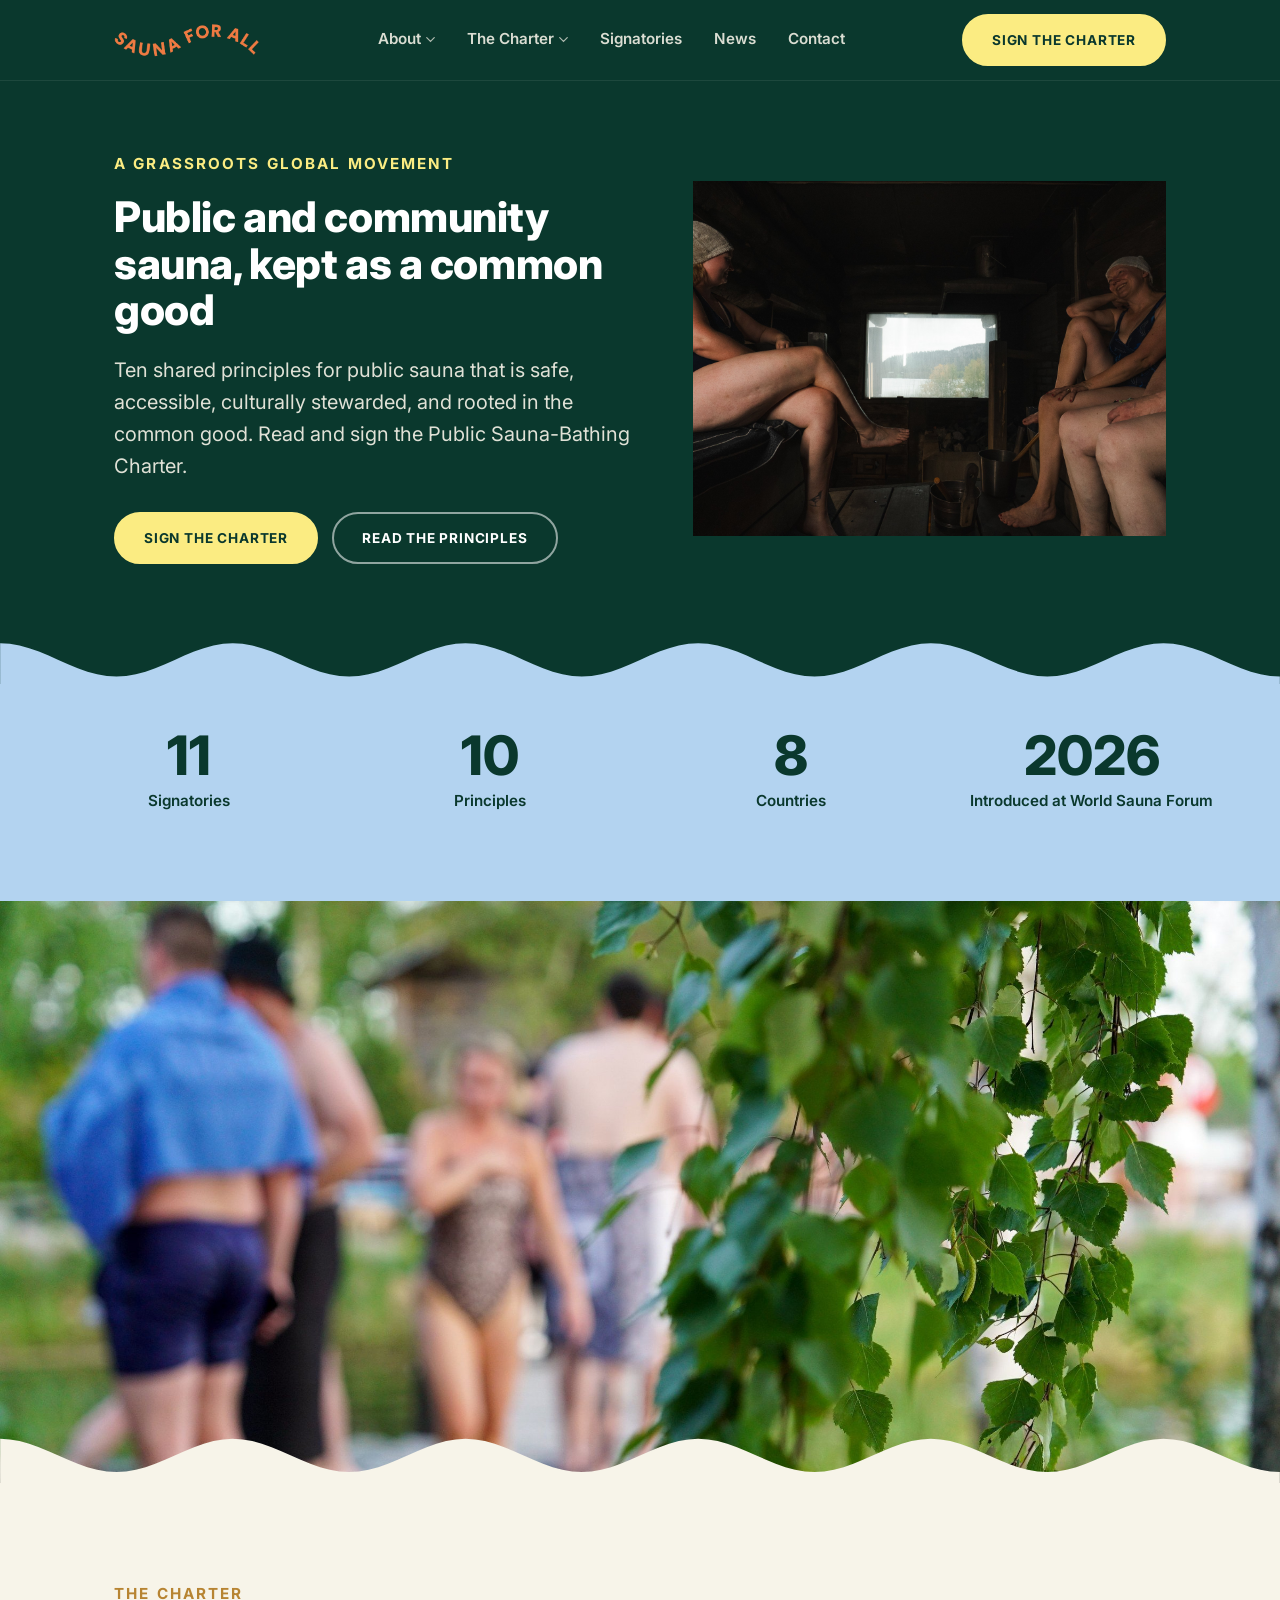
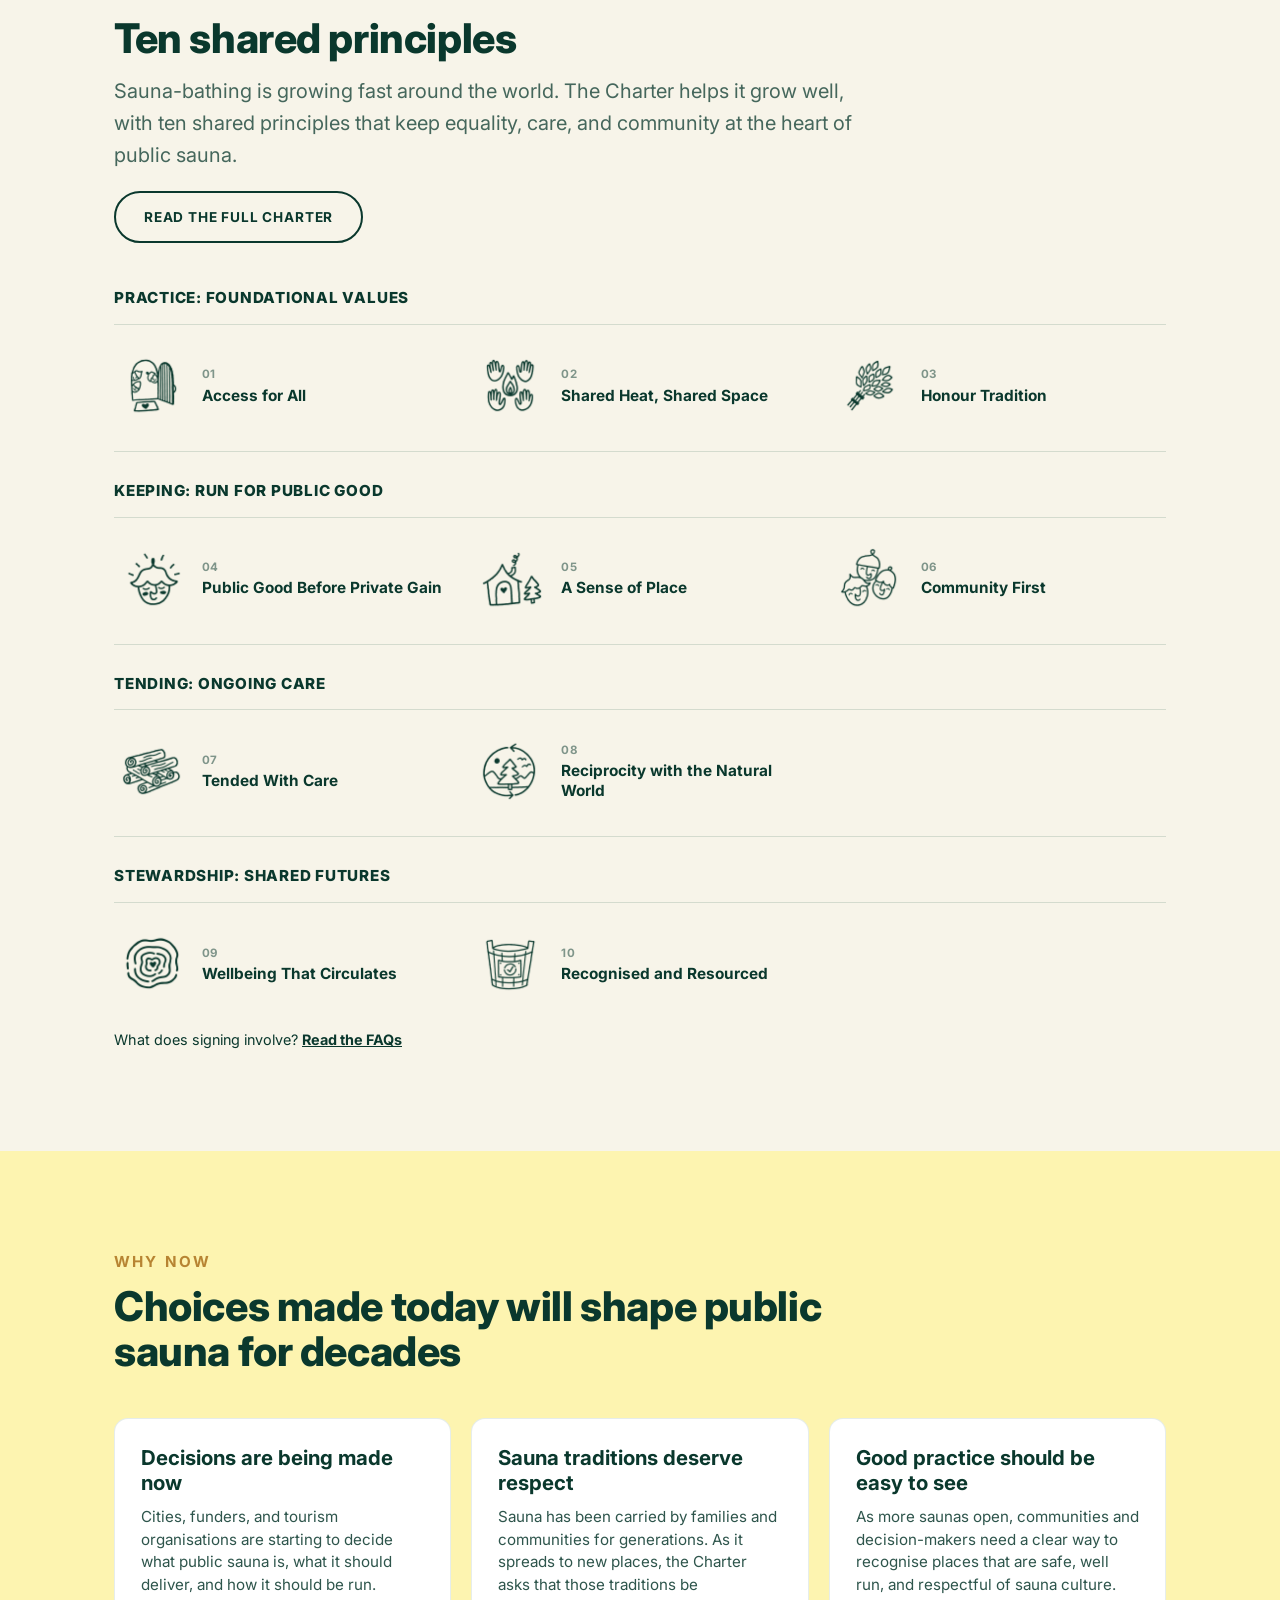
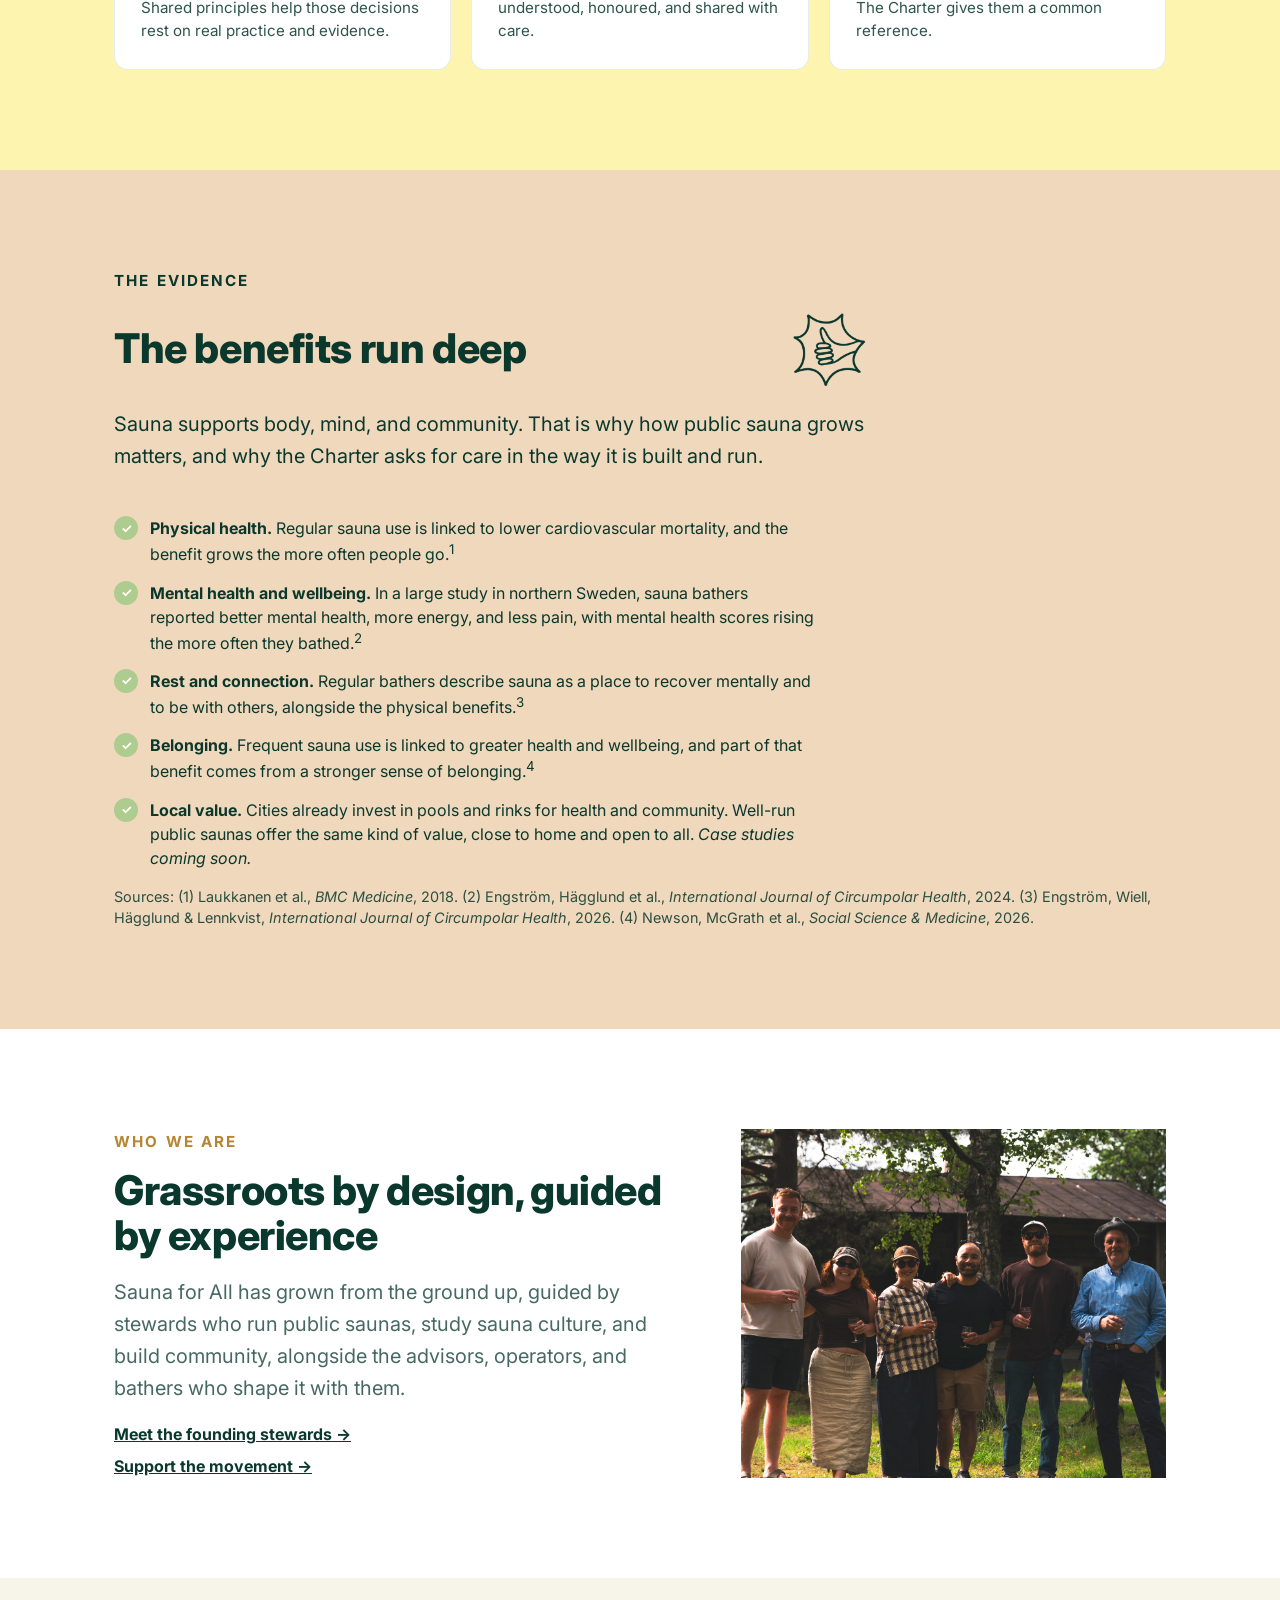
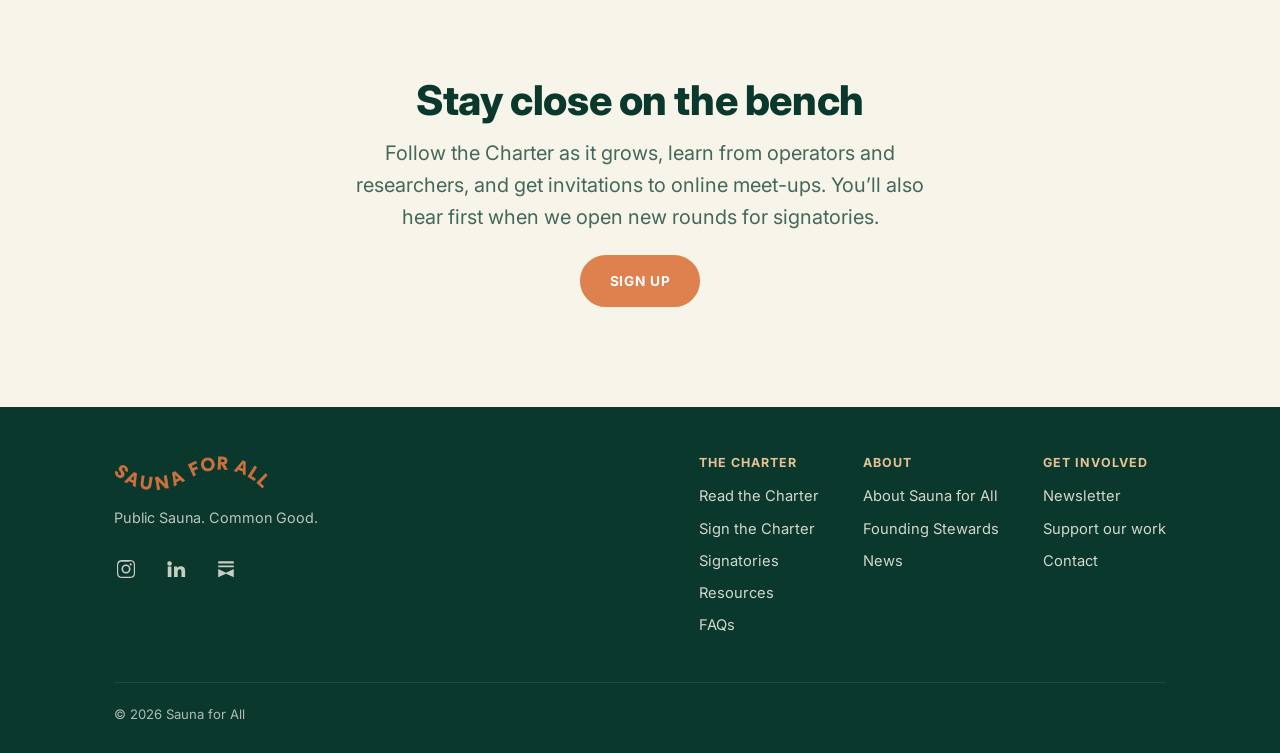
<file: index.html>
<!DOCTYPE html>
<html lang="en">
<head>
<meta charset="UTF-8">
<meta name="viewport" content="width=device-width, initial-scale=1.0">
<!-- Google Tag Manager -->
<script>(function(w,d,s,l,i){w[l]=w[l]||[];w[l].push({'gtm.start':
new Date().getTime(),event:'gtm.js'});var f=d.getElementsByTagName(s)[0],
j=d.createElement(s),dl=l!='dataLayer'?'&l='+l:'';j.async=true;j.src=
'https://www.googletagmanager.com/gtm.js?id='+i+dl;f.parentNode.insertBefore(j,f);
})(window,document,'script','dataLayer','GTM-NRCW94M5');</script>
<!-- End Google Tag Manager -->
<title>Public Sauna, Common Good | Sauna for All</title>
<meta name="description" content="A global grassroots movement for public sauna. Ten shared principles, one charter, and signatories around the globe. Read it, then sign it.">
<link rel="canonical" href="https://saunaforall.org/">
<meta name="robots" content="index, follow">
<meta property="og:site_name" content="Sauna for All">
<meta property="og:type" content="website">
<meta property="og:title" content="Public Sauna, Common Good | Sauna for All">
<meta property="og:description" content="A global grassroots movement for public sauna. Ten shared principles, one charter, and signatories around the globe. Read it, then sign it.">
<meta property="og:url" content="https://saunaforall.org/">
<meta property="og:image" content="https://saunaforall.org/images/photos/sauna-for-all-2026-23.jpg">
<meta property="og:locale" content="en_CA">
<meta name="twitter:card" content="summary_large_image">
<meta name="twitter:title" content="Public Sauna, Common Good | Sauna for All">
<meta name="twitter:description" content="A global grassroots movement for public sauna. Ten shared principles, one charter, and signatories around the globe. Read it, then sign it.">
<meta name="twitter:image" content="https://saunaforall.org/images/photos/sauna-for-all-2026-23.jpg">
<link rel="icon" href="/favicon.ico" sizes="48x48">
<link rel="icon" href="/images/favicon/favicon-32.png" type="image/png" sizes="32x32">
<link rel="apple-touch-icon" href="/images/favicon/apple-touch-icon.png">
<link rel="manifest" href="/site.webmanifest">
<meta name="theme-color" content="#0A382D">
<script type="application/ld+json">
{
  "@context": "https://schema.org",
  "@type": "Organization",
  "name": "Sauna for All",
  "url": "https://saunaforall.org/",
  "logo": "https://saunaforall.org/images/logo/sauna-for-all-orange.png",
  "description": "A grassroots global movement for public and community sauna as a common good, stewarding the Public Sauna-Bathing Charter.",
  "email": "hei@saunaforall.org",
  "foundingDate": "2026",
  "sameAs": [
    "https://www.instagram.com/sauna_for_all/",
    "https://www.linkedin.com/company/sauna-for-all/",
    "https://saunaforall.substack.com/",
    "https://opencollective.com/sauna_for_all"
  ]
}
</script>
<link rel="stylesheet" href="css/style.css">
</head>
<body class="">
<!-- Google Tag Manager (noscript) -->
<noscript><iframe src="https://www.googletagmanager.com/ns.html?id=GTM-NRCW94M5"
height="0" width="0" style="display:none;visibility:hidden"></iframe></noscript>
<!-- End Google Tag Manager (noscript) -->
<header class="site-header">
  <div class="nav">
    <a href="/" class="nav-logo" aria-label="Sauna for All, home"><img src="/images/logo/sauna-for-all-orange.png" alt="" style="height:34px; width:auto;"></a>
    <nav class="nav-links" id="navLinks">
      <div class="nav-item">
      <a href="/about">About<svg class="nav-caret" viewBox="0 0 12 8" fill="none" stroke="currentColor" stroke-width="1.6" stroke-linecap="round"><path d="M1 1.5l5 5 5-5"/></svg></a>
      <div class="nav-dropdown"><a href="/about">Our story</a>
<a href="/about#stewards">Founding Stewards</a>
<a href="/about#gratitude">With gratitude</a></div>
    </div>
<div class="nav-item">
      <a href="/charter">The Charter<svg class="nav-caret" viewBox="0 0 12 8" fill="none" stroke="currentColor" stroke-width="1.6" stroke-linecap="round"><path d="M1 1.5l5 5 5-5"/></svg></a>
      <div class="nav-dropdown"><a href="/charter">Read the Charter</a>
<a href="/resources">Resources</a>
<a href="/faqs">FAQs</a></div>
    </div>
<a href="/signatories">Signatories</a>
<a href="/news">News</a>
<a href="/contact">Contact</a>
    </nav>
    <div class="nav-cta">
      <a href="/signatories#sign" class="btn btn-primary">Sign the Charter</a>
    </div>
    <button class="nav-toggle" id="navToggle" aria-label="Toggle menu" aria-expanded="false">
      <svg viewBox="0 0 24 24" fill="none" stroke="currentColor" stroke-width="2" stroke-linecap="round"><path d="M3 6h18M3 12h18M3 18h18"/></svg>
    </button>
  </div>
</header>
<main>
<section class="hero" id="hero">
  <div class="container hero-grid">
    <div class="hero-copy">
      <span class="eyebrow">A grassroots global movement</span>
      <!-- The wordmark stays as the logo lockup in the header; the H1 carries
           the phrase people actually search for. .hero-wordmark keeps the
           original display treatment. -->
      <h1 class="hero-wordmark">Public and community sauna, kept as a common good</h1>
      <p class="lede">Ten shared principles for public sauna that is safe, accessible, culturally stewarded, and rooted in the common good. Read and sign the Public Sauna-Bathing Charter.</p>
      <div class="hero-actions">
        <a href="/signatories#sign" class="btn btn-primary">Sign the Charter</a>
        <a href="/charter#principles" class="btn btn-outline-light">Read the Principles</a>
      </div>
    </div>
    <div class="hero-media">
      <img src="/images/photos/sauna-for-all-2026-14.jpg" alt="Sauna culture in Finland, inscribed on UNESCO's Representative List of the Intangible Cultural Heritage of Humanity" style="width:100%; height:100%; object-fit:cover;">
    </div>
  </div>
</section>
<div class="wave" style="margin-top:-1px; margin-bottom:-1px; background:#0A382D; line-height:0;">
<svg viewBox="0 0 1440 56" style="width:100%; height:auto; display:block;"><path fill="#b3d3f0" d="M0.0,9.30 L10.9,9.94 L21.8,11.81 L32.7,14.78 L43.6,18.65 L54.5,23.16 L65.5,28.00 L76.4,32.84 L87.3,37.35 L98.2,41.22 L109.1,44.19 L120.0,46.06 L130.9,46.70 L141.8,46.06 L152.7,44.19 L163.6,41.22 L174.5,37.35 L185.5,32.84 L196.4,28.00 L207.3,23.16 L218.2,18.65 L229.1,14.78 L240.0,11.81 L250.9,9.94 L261.8,9.30 L272.7,9.94 L283.6,11.81 L294.5,14.78 L305.5,18.65 L316.4,23.16 L327.3,28.00 L338.2,32.84 L349.1,37.35 L360.0,41.22 L370.9,44.19 L381.8,46.06 L392.7,46.70 L403.6,46.06 L414.5,44.19 L425.5,41.22 L436.4,37.35 L447.3,32.84 L458.2,28.00 L469.1,23.16 L480.0,18.65 L490.9,14.78 L501.8,11.81 L512.7,9.94 L523.6,9.30 L534.5,9.94 L545.5,11.81 L556.4,14.78 L567.3,18.65 L578.2,23.16 L589.1,28.00 L600.0,32.84 L610.9,37.35 L621.8,41.22 L632.7,44.19 L643.6,46.06 L654.5,46.70 L665.5,46.06 L676.4,44.19 L687.3,41.22 L698.2,37.35 L709.1,32.84 L720.0,28.00 L730.9,23.16 L741.8,18.65 L752.7,14.78 L763.6,11.81 L774.5,9.94 L785.5,9.30 L796.4,9.94 L807.3,11.81 L818.2,14.78 L829.1,18.65 L840.0,23.16 L850.9,28.00 L861.8,32.84 L872.7,37.35 L883.6,41.22 L894.5,44.19 L905.5,46.06 L916.4,46.70 L927.3,46.06 L938.2,44.19 L949.1,41.22 L960.0,37.35 L970.9,32.84 L981.8,28.00 L992.7,23.16 L1003.6,18.65 L1014.5,14.78 L1025.5,11.81 L1036.4,9.94 L1047.3,9.30 L1058.2,9.94 L1069.1,11.81 L1080.0,14.78 L1090.9,18.65 L1101.8,23.16 L1112.7,28.00 L1123.6,32.84 L1134.5,37.35 L1145.5,41.22 L1156.4,44.19 L1167.3,46.06 L1178.2,46.70 L1189.1,46.06 L1200.0,44.19 L1210.9,41.22 L1221.8,37.35 L1232.7,32.84 L1243.6,28.00 L1254.5,23.16 L1265.5,18.65 L1276.4,14.78 L1287.3,11.81 L1298.2,9.94 L1309.1,9.30 L1320.0,9.94 L1330.9,11.81 L1341.8,14.78 L1352.7,18.65 L1363.6,23.16 L1374.5,28.00 L1385.5,32.84 L1396.4,37.35 L1407.3,41.22 L1418.2,44.19 L1429.1,46.06 L1440.0,46.70 L1440,56 L0,56 Z"/></svg>
</div><section class="stat-strip" id="counter" data-feed-endpoint="https://sauna-for-all-signatories-feed.tiny-block-645d.workers.dev">
  <div class="container stat-grid">
    <div class="stat-item"><div class="num" id="statSignatories">11</div><div class="label">Signatories</div></div>
    <div class="stat-item"><div class="num">10</div><div class="label">Principles</div></div>
    <div class="stat-item"><div class="num" id="statCountries">8</div><div class="label">Countries</div></div>
    <div class="stat-item"><div class="num">2026</div><div class="label">Introduced at World Sauna Forum</div></div>
  </div>
</section><section style="padding:0;" id="home-photo">
  <div style="position:relative; line-height:0;">
    <img src="/images/photos/sauna-for-all-2026-23.jpg" alt="Bathers walking the boardwalk between sauna and water, seen through birch" class="photo-band-img" style="object-fit:cover;">
    <div class="wave-mask" style="position:absolute; left:0; right:0; bottom:-1px; line-height:0; pointer-events:none; z-index:1;">
<svg viewBox="0 0 1440 64" style="width:100%; height:auto; display:block;"><path fill="#f7f4e9" d="M0,64 L0.0,13.30 L10.9,13.94 L21.8,15.81 L32.7,18.78 L43.6,22.65 L54.5,27.16 L65.5,32.00 L76.4,36.84 L87.3,41.35 L98.2,45.22 L109.1,48.19 L120.0,50.06 L130.9,50.70 L141.8,50.06 L152.7,48.19 L163.6,45.22 L174.5,41.35 L185.5,36.84 L196.4,32.00 L207.3,27.16 L218.2,22.65 L229.1,18.78 L240.0,15.81 L250.9,13.94 L261.8,13.30 L272.7,13.94 L283.6,15.81 L294.5,18.78 L305.5,22.65 L316.4,27.16 L327.3,32.00 L338.2,36.84 L349.1,41.35 L360.0,45.22 L370.9,48.19 L381.8,50.06 L392.7,50.70 L403.6,50.06 L414.5,48.19 L425.5,45.22 L436.4,41.35 L447.3,36.84 L458.2,32.00 L469.1,27.16 L480.0,22.65 L490.9,18.78 L501.8,15.81 L512.7,13.94 L523.6,13.30 L534.5,13.94 L545.5,15.81 L556.4,18.78 L567.3,22.65 L578.2,27.16 L589.1,32.00 L600.0,36.84 L610.9,41.35 L621.8,45.22 L632.7,48.19 L643.6,50.06 L654.5,50.70 L665.5,50.06 L676.4,48.19 L687.3,45.22 L698.2,41.35 L709.1,36.84 L720.0,32.00 L730.9,27.16 L741.8,22.65 L752.7,18.78 L763.6,15.81 L774.5,13.94 L785.5,13.30 L796.4,13.94 L807.3,15.81 L818.2,18.78 L829.1,22.65 L840.0,27.16 L850.9,32.00 L861.8,36.84 L872.7,41.35 L883.6,45.22 L894.5,48.19 L905.5,50.06 L916.4,50.70 L927.3,50.06 L938.2,48.19 L949.1,45.22 L960.0,41.35 L970.9,36.84 L981.8,32.00 L992.7,27.16 L1003.6,22.65 L1014.5,18.78 L1025.5,15.81 L1036.4,13.94 L1047.3,13.30 L1058.2,13.94 L1069.1,15.81 L1080.0,18.78 L1090.9,22.65 L1101.8,27.16 L1112.7,32.00 L1123.6,36.84 L1134.5,41.35 L1145.5,45.22 L1156.4,48.19 L1167.3,50.06 L1178.2,50.70 L1189.1,50.06 L1200.0,48.19 L1210.9,45.22 L1221.8,41.35 L1232.7,36.84 L1243.6,32.00 L1254.5,27.16 L1265.5,22.65 L1276.4,18.78 L1287.3,15.81 L1298.2,13.94 L1309.1,13.30 L1320.0,13.94 L1330.9,15.81 L1341.8,18.78 L1352.7,22.65 L1363.6,27.16 L1374.5,32.00 L1385.5,36.84 L1396.4,41.35 L1407.3,45.22 L1418.2,48.19 L1429.1,50.06 L1440.0,50.70 L1440,64 Z"/></svg>
</div>
  </div>
</section><section class="section bg-cream" id="charter-summary">
  <div class="container">
    <div class="section-head">
      <span class="eyebrow">The Charter</span>
      <h2>Ten shared principles</h2>
      <p class="lede muted">Sauna-bathing is growing fast around the world. The Charter helps it grow well, with ten shared principles that keep equality, care, and community at the heart of public sauna.</p>
      <a href="/charter" class="btn btn-outline-dark" style="margin-top:20px;">Read the full Charter</a>
    </div>

    <div class="principle-band-list">
      <div class="principle-band">
      <div class="principle-band-head"><span class="tag">Practice: Foundational values</span></div>
      <div class="principle-band-grid">
        <a href="/charter#principle-1" class="principle-item">
          <span class="icon-plain"><img src="/images/icons/network.png" alt="" loading="lazy"></span>
          <span class="principle-item-text"><span class="num">01</span><span class="name principle-underline-01">Access for All</span></span>
        </a><a href="/charter#principle-2" class="principle-item">
          <span class="icon-plain"><img src="/images/icons/heat.png" alt="" loading="lazy"></span>
          <span class="principle-item-text"><span class="num">02</span><span class="name principle-underline-02">Shared Heat, Shared Space</span></span>
        </a><a href="/charter#principle-3" class="principle-item">
          <span class="icon-plain"><img src="/images/icons/leaf.png" alt="" loading="lazy"></span>
          <span class="principle-item-text"><span class="num">03</span><span class="name principle-underline-03">Honour Tradition</span></span>
        </a>
      </div>
    </div><div class="principle-band">
      <div class="principle-band-head"><span class="tag">Keeping: Run for public good</span></div>
      <div class="principle-band-grid">
        <a href="/charter#principle-4" class="principle-item">
          <span class="icon-plain"><img src="/images/icons/sun.png" alt="" loading="lazy"></span>
          <span class="principle-item-text"><span class="num">04</span><span class="name principle-underline-04">Public Good Before Private Gain</span></span>
        </a><a href="/charter#principle-5" class="principle-item">
          <span class="icon-plain"><img src="/images/icons/place.png" alt="" loading="lazy"></span>
          <span class="principle-item-text"><span class="num">05</span><span class="name principle-underline-05">A Sense of Place</span></span>
        </a><a href="/charter#principle-6" class="principle-item">
          <span class="icon-plain"><img src="/images/icons/lattice.png" alt="" loading="lazy"></span>
          <span class="principle-item-text"><span class="num">06</span><span class="name principle-underline-06">Community First</span></span>
        </a>
      </div>
    </div><div class="principle-band">
      <div class="principle-band-head"><span class="tag">Tending: Ongoing care</span></div>
      <div class="principle-band-grid">
        <a href="/charter#principle-7" class="principle-item">
          <span class="icon-plain"><img src="/images/icons/weave.png" alt="" loading="lazy"></span>
          <span class="principle-item-text"><span class="num">07</span><span class="name principle-underline-07">Tended With Care</span></span>
        </a><a href="/charter#principle-8" class="principle-item">
          <span class="icon-plain"><img src="/images/icons/reciprocity.png" alt="" loading="lazy"></span>
          <span class="principle-item-text"><span class="num">08</span><span class="name principle-underline-08">Reciprocity with the Natural World</span></span>
        </a>
      </div>
    </div><div class="principle-band">
      <div class="principle-band-head"><span class="tag">Stewardship: Shared futures</span></div>
      <div class="principle-band-grid">
        <a href="/charter#principle-9" class="principle-item">
          <span class="icon-plain"><img src="/images/icons/circulate.png" alt="" loading="lazy"></span>
          <span class="principle-item-text"><span class="num">09</span><span class="name principle-underline-09">Wellbeing That Circulates</span></span>
        </a><a href="/charter#principle-10" class="principle-item">
          <span class="icon-plain"><img src="/images/icons/seal.png" alt="" loading="lazy"></span>
          <span class="principle-item-text"><span class="num">10</span><span class="name principle-underline-10">Recognised and Resourced</span></span>
        </a>
      </div>
    </div>
    </div>

    <p class="small" style="margin-top:28px;">What does signing involve? <a href="/faqs" style="text-decoration:underline; font-weight:700;">Read the FAQs</a></p>
  </div>
</section><section class="section bg-white" id="why-now" style="background:#FDF4B0;">
  <div class="container">
    <div class="section-head">
      <span class="eyebrow">Why now</span>
      <h2>Choices made today will shape public sauna for decades</h2>
    </div>
    <div class="card-grid">
      <div class="info-card"><h3>Decisions are being made now</h3><p>Cities, funders, and tourism organisations are starting to decide what public sauna is, what it should deliver, and how it should be run. Shared principles help those decisions rest on real practice and evidence.</p></div>
      <div class="info-card"><h3>Sauna traditions deserve respect</h3><p>Sauna has been carried by families and communities for generations. As it spreads to new places, the Charter asks that those traditions be understood, honoured, and shared with care.</p></div>
      <div class="info-card"><h3>Good practice should be easy to see</h3><p>As more saunas open, communities and decision-makers need a clear way to recognise places that are safe, well run, and respectful of sauna culture. The Charter gives them a common reference.</p></div>
    </div>
  </div>
</section><section class="section" id="evidence" style="background:#F0D8BC; color:var(--dark-green);">
  <div class="container">
    <div class="section-head">
      <span class="eyebrow">The evidence</span>
      <div style="display:flex; align-items:center; justify-content:space-between; gap:16px; flex-wrap:wrap;">
        <h2 style="margin:0;">The benefits run deep</h2>
        <img src="/images/icons/thumbs-up.png" alt="" style="width:92px; height:92px; flex-shrink:0;" loading="lazy">
      </div>
      <p class="lede" style="margin-top:14px;">Sauna supports body, mind, and community. That is why how public sauna grows matters, and why the Charter asks for care in the way it is built and run.</p>
    </div>
    <ul class="is-list check-mint list-spaced" style="margin-top:6px; max-width:70ch;">
      <li><span><strong>Physical health.</strong> Regular sauna use is linked to lower cardiovascular mortality, and the benefit grows the more often people go.<sup>1</sup></span></li>
      <li><span><strong>Mental health and wellbeing.</strong> In a large study in northern Sweden, sauna bathers reported better mental health, more energy, and less pain, with mental health scores rising the more often they bathed.<sup>2</sup></span></li>
      <li><span><strong>Rest and connection.</strong> Regular bathers describe sauna as a place to recover mentally and to be with others, alongside the physical benefits.<sup>3</sup></span></li>
      <li><span><strong>Belonging.</strong> Frequent sauna use is linked to greater health and wellbeing, and part of that benefit comes from a stronger sense of belonging.<sup>4</sup></span></li>
      <li><span><strong>Local value.</strong> Cities already invest in pools and rinks for health and community. Well-run public saunas offer the same kind of value, close to home and open to all. <em>Case studies coming soon.</em></span></li>
    </ul>
    <p class="small" style="margin-top:16px; opacity:0.85;">Sources: (1) Laukkanen et al., <em>BMC Medicine</em>, 2018. (2) Engstr&ouml;m, H&auml;gglund et al., <em>International Journal of Circumpolar Health</em>, 2024. (3) Engstr&ouml;m, Wiell, H&auml;gglund &amp; Lennkvist, <em>International Journal of Circumpolar Health</em>, 2026. (4) Newson, McGrath et al., <em>Social Science &amp; Medicine</em>, 2026.</p>
  </div>
</section><section class="section bg-white" id="who-we-are">
  <div class="container two-col">
    <div>
      <span class="eyebrow" style="color:var(--gold);">Who we are</span>
      <h2 style="margin:14px 0 18px;">Grassroots by design, guided by experience</h2>
      <p class="lede muted">Sauna for All has grown from the ground up, guided by stewards who run public saunas, study sauna culture, and build community, alongside the advisors, operators, and bathers who shape it with them.</p>
      <div style="margin-top:18px; display:flex; flex-direction:column; gap:8px;">
        <a href="/about#stewards" style="text-decoration:underline; font-weight:700;">Meet the founding stewards&nbsp;&rarr;</a>
        <a href="https://opencollective.com/sauna_for_all" style="text-decoration:underline; font-weight:700;">Support the movement&nbsp;&rarr;</a>
      </div>
    </div>
    <img src="/images/photos/sauna-for-all-2026-13.jpg" alt="Founding stewards and network members among the initial signatories of the Charter" style="width:100%; height:100%; object-fit:cover;">
  </div>
</section><section class="section bg-cream" id="newsletter">
  <div class="container" style="max-width:720px; text-align:center;">
    <h2>Stay close on the bench</h2>
    <p class="lede muted" style="margin-top:14px;">Follow the Charter as it grows, learn from operators and researchers, and get invitations to online meet-ups. You&rsquo;ll also hear first when we open new rounds for signatories.</p>
    <a href="https://saunaforall.substack.com/subscribe" class="btn btn-solid-orange" style="margin-top:22px; display:inline-block;">Sign up</a>
  </div>
</section>
</main>
<footer class="site-footer">
  <div class="container">
    <div class="footer-grid">
      <div class="footer-col" style="max-width:340px;">
        <a href="/" aria-label="Sauna for All, home"><img src="/images/logo/sauna-for-all-orange.png" alt="" style="height:36px; width:auto;"></a>
        <p class="small" style="margin-top:16px; opacity:0.75;">Public Sauna. Common Good.</p>
        <div class="social-links"><a href="https://www.instagram.com/sauna_for_all/" target="_blank" rel="noopener" aria-label="Sauna for All on Instagram" title="Instagram"><svg viewBox="0 0 24 24" aria-hidden="true" focusable="false"><path d="M12 2.2c3.2 0 3.6 0 4.85.07 1.17.05 1.8.25 2.23.41.56.22.96.48 1.38.9.42.42.68.82.9 1.38.16.42.36 1.06.41 2.23.06 1.25.07 1.65.07 4.85s0 3.6-.07 4.85c-.05 1.17-.25 1.8-.41 2.23-.22.56-.48.96-.9 1.38-.42.42-.82.68-1.38.9-.42.16-1.06.36-2.23.41-1.25.06-1.65.07-4.85.07s-3.6 0-4.85-.07c-1.17-.05-1.8-.25-2.23-.41a3.8 3.8 0 0 1-1.38-.9 3.8 3.8 0 0 1-.9-1.38c-.16-.42-.36-1.06-.41-2.23C2.21 15.6 2.2 15.2 2.2 12s0-3.6.07-4.85c.05-1.17.25-1.8.41-2.23.22-.56.48-.96.9-1.38.42-.42.82-.68 1.38-.9.42-.16 1.06-.36 2.23-.41C8.44 2.21 8.84 2.2 12 2.2Zm0 1.8c-3.14 0-3.5.01-4.74.07-.9.04-1.38.19-1.7.31-.43.17-.73.37-1.05.69-.32.32-.52.62-.69 1.05-.12.32-.27.8-.31 1.7C3.45 8.5 3.44 8.86 3.44 12s.01 3.5.07 4.74c.4.9.19 1.38.31 1.7.17.43.37.73.69 1.05.32.32.62.52 1.05.69.32.12.8.27 1.7.31 1.24.06 1.6.07 4.74.07s3.5-.01 4.74-.07c.9-.04 1.38-.19 1.7-.31.43-.17.73-.37 1.05-.69.32-.32.52-.62.69-1.05.12-.32.27-.8.31-1.7.06-1.24.07-1.6.07-4.74s-.01-3.5-.07-4.74c-.04-.9-.19-1.38-.31-1.7a2.8 2.8 0 0 0-.69-1.05 2.8 2.8 0 0 0-1.05-.69c-.32-.12-.8-.27-1.7-.31C15.5 4.01 15.14 4 12 4Zm0 3.06a4.94 4.94 0 1 1 0 9.88 4.94 4.94 0 0 1 0-9.88Zm0 1.8a3.14 3.14 0 1 0 0 6.28 3.14 3.14 0 0 0 0-6.28Zm5.14-.72a1.15 1.15 0 1 1 0-2.3 1.15 1.15 0 0 1 0 2.3Z"/></svg></a><a href="https://www.linkedin.com/company/sauna-for-all/" target="_blank" rel="noopener" aria-label="Sauna for All on LinkedIn" title="LinkedIn"><svg viewBox="0 0 24 24" aria-hidden="true" focusable="false"><path d="M4.98 3.5a2.5 2.5 0 1 1 0 5 2.5 2.5 0 0 1 0-5ZM3 9.25h4v11.5H3V9.25Zm6.5 0h3.83v1.57h.06c.53-.95 1.84-1.95 3.78-1.95 4.04 0 4.79 2.5 4.79 5.76v6.12h-4v-5.43c0-1.3-.03-2.96-1.9-2.96-1.9 0-2.19 1.4-2.19 2.86v5.53h-4V9.25Z"/></svg></a><a href="https://saunaforall.substack.com/" target="_blank" rel="noopener" aria-label="Sauna for All on Substack" title="Substack"><svg viewBox="0 0 24 24" aria-hidden="true" focusable="false"><path d="M3.5 3.5h17v2.6h-17V3.5Zm0 4.55h17V10h-17V8.05Zm0 4.06L12 16.2l8.5-4.09V21L12 17.2 3.5 21v-8.89Z"/></svg></a></div>
      </div>
      <div class="footer-links">
        <div class="footer-col">
          <h2 class="footer-heading">The Charter</h2>
          <a href="/charter">Read the Charter</a>
          <a href="/signatories#sign">Sign the Charter</a>
          <a href="/signatories">Signatories</a>
          <a href="/resources">Resources</a>
          <a href="/faqs">FAQs</a>
        </div>
        <div class="footer-col">
          <h2 class="footer-heading">About</h2>
          <a href="/about">About Sauna for All</a>
          <a href="/about#stewards">Founding Stewards</a>
          <a href="/news">News</a>
        </div>
        <div class="footer-col">
          <h2 class="footer-heading">Get involved</h2>
          <a href="https://saunaforall.substack.com">Newsletter</a>
          <a href="https://opencollective.com/sauna_for_all">Support our work</a>
          <a href="/contact">Contact</a>
        </div>
      </div>
    </div>
    <div class="footer-bottom">
      <span>&copy; 2026 Sauna for All</span>
    </div>
  </div>
</footer>
<script src="js/main.js"></script>
<script src="js/news-feed.js"></script>
<script src="js/signatories-feed.js"></script>
</body>
</html>
</file>
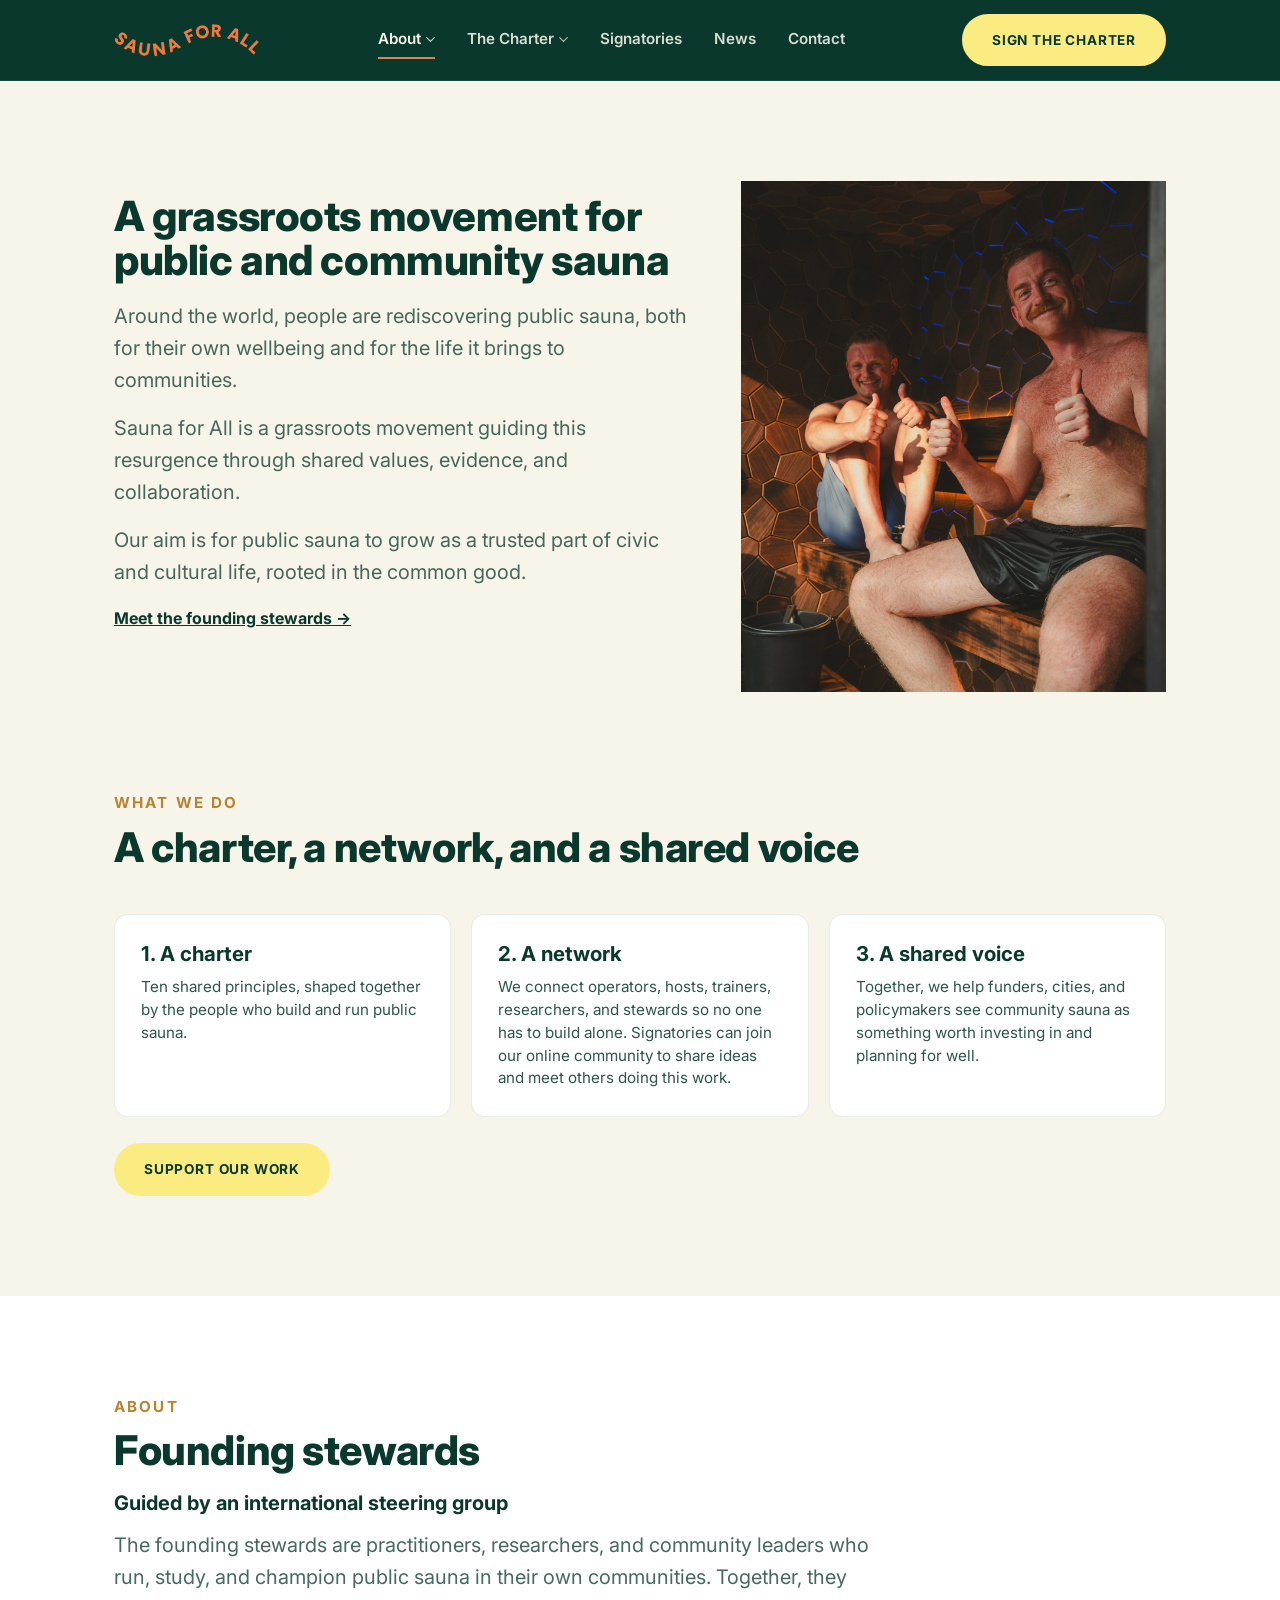
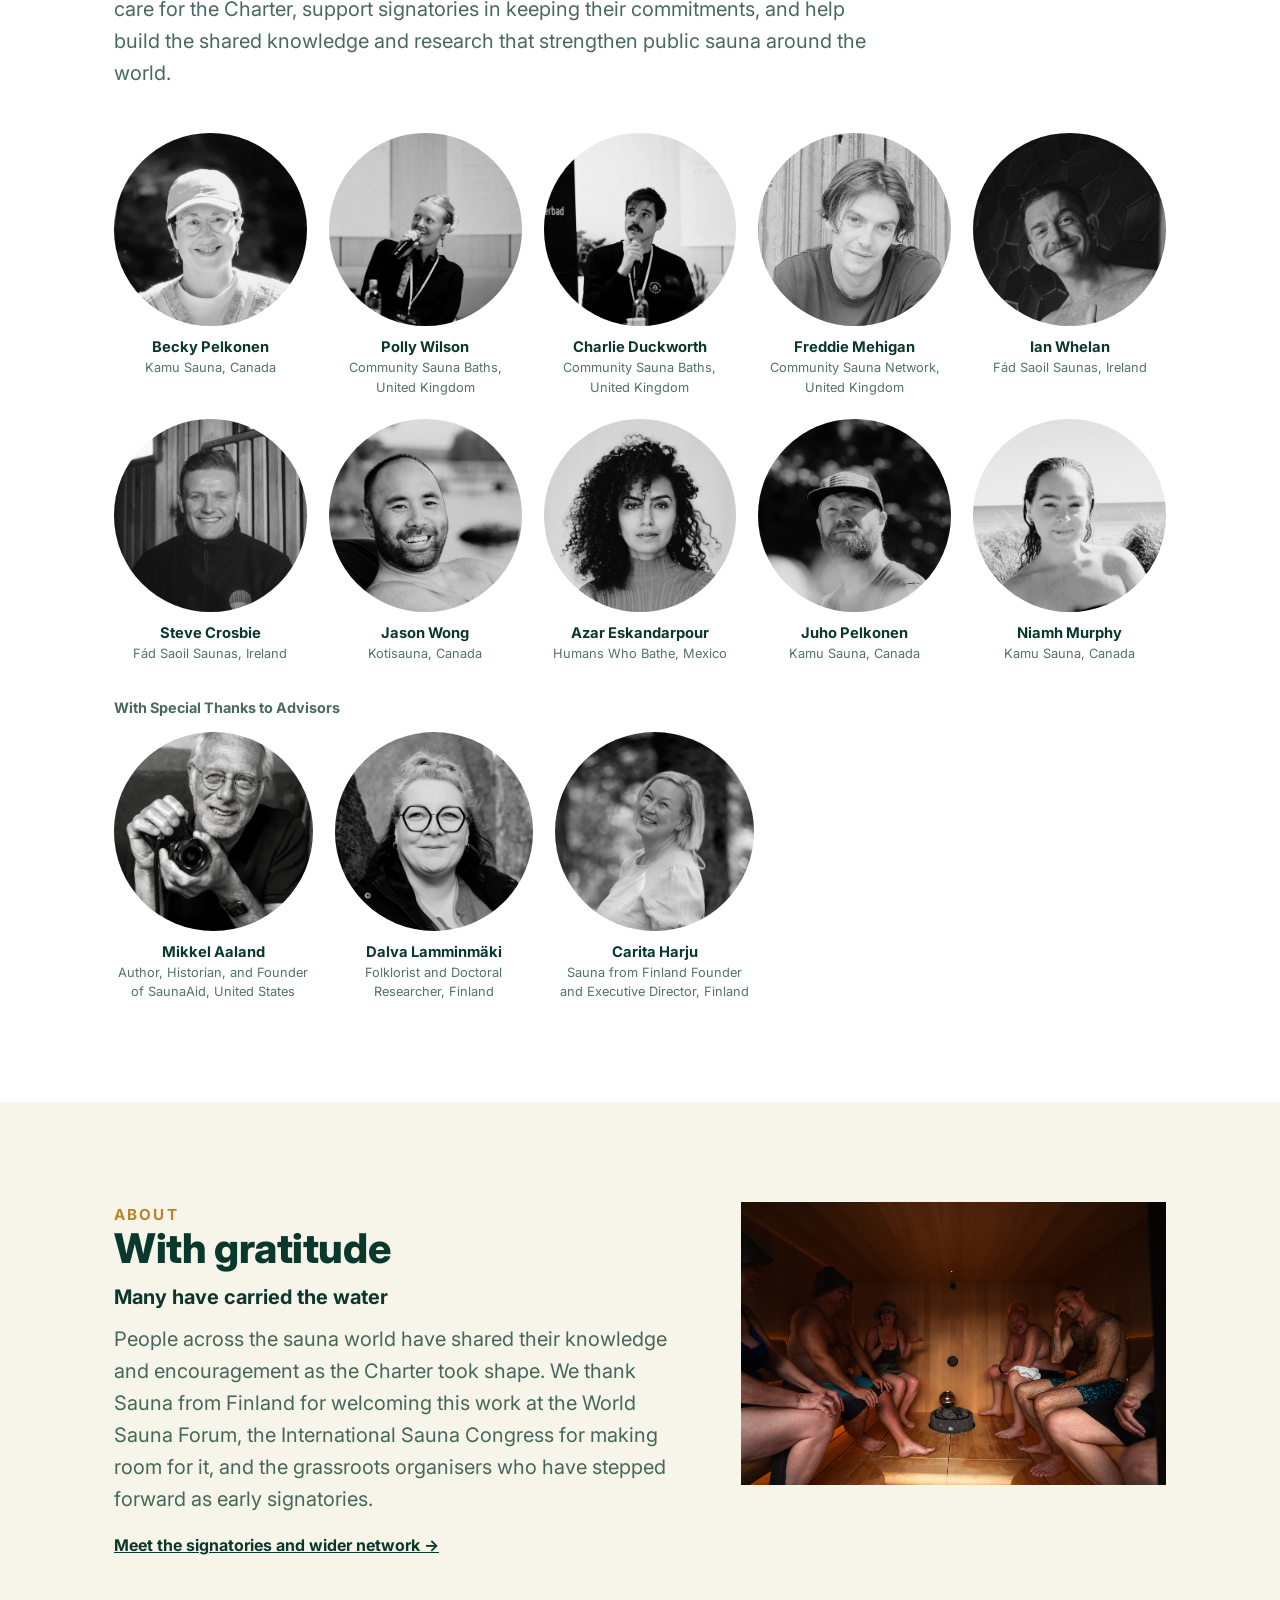
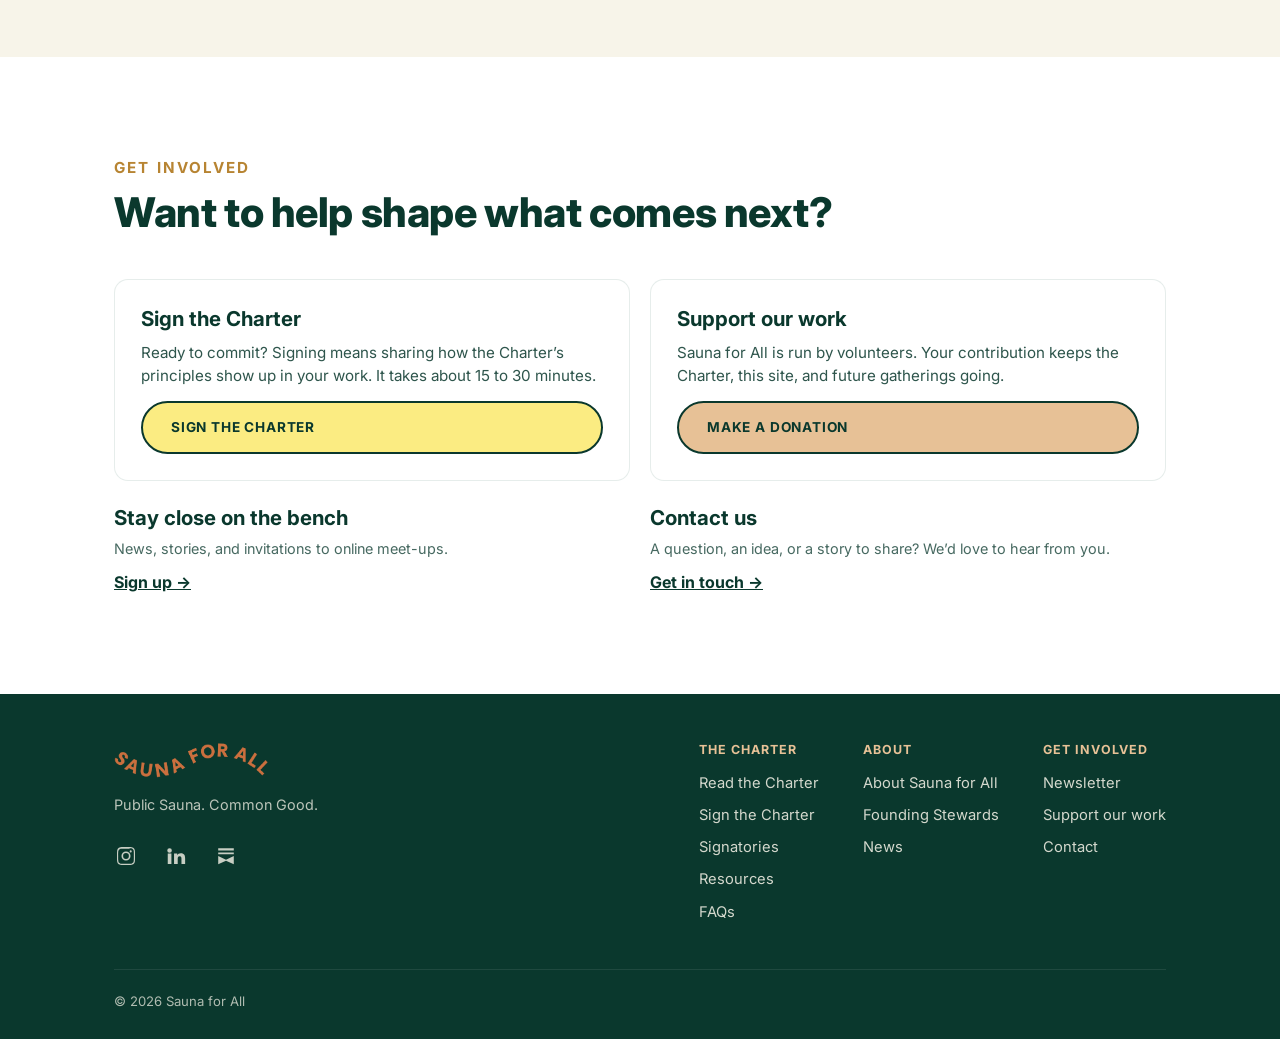
<file: about.html>
<!DOCTYPE html>
<html lang="en">
<head>
<meta charset="UTF-8">
<meta name="viewport" content="width=device-width, initial-scale=1.0">
<!-- Google Tag Manager -->
<script>(function(w,d,s,l,i){w[l]=w[l]||[];w[l].push({'gtm.start':
new Date().getTime(),event:'gtm.js'});var f=d.getElementsByTagName(s)[0],
j=d.createElement(s),dl=l!='dataLayer'?'&l='+l:'';j.async=true;j.src=
'https://www.googletagmanager.com/gtm.js?id='+i+dl;f.parentNode.insertBefore(j,f);
})(window,document,'script','dataLayer','GTM-NRCW94M5');</script>
<!-- End Google Tag Manager -->
<title>About Sauna for All | A Community Sauna Movement</title>
<meta name="description" content="Volunteer-run and guided by community sauna practitioners in Canada, the UK, Ireland and Mexico. Our story, our founding stewards, our thanks.">
<link rel="canonical" href="https://saunaforall.org/about">
<meta name="robots" content="index, follow">
<meta property="og:site_name" content="Sauna for All">
<meta property="og:type" content="website">
<meta property="og:title" content="About Sauna for All | A Community Sauna Movement">
<meta property="og:description" content="Volunteer-run and guided by community sauna practitioners in Canada, the UK, Ireland and Mexico. Our story, our founding stewards, our thanks.">
<meta property="og:url" content="https://saunaforall.org/about">
<meta property="og:image" content="https://saunaforall.org/images/photos/sauna-for-all-2026-13.jpg">
<meta property="og:locale" content="en_CA">
<meta name="twitter:card" content="summary_large_image">
<meta name="twitter:title" content="About Sauna for All | A Community Sauna Movement">
<meta name="twitter:description" content="Volunteer-run and guided by community sauna practitioners in Canada, the UK, Ireland and Mexico. Our story, our founding stewards, our thanks.">
<meta name="twitter:image" content="https://saunaforall.org/images/photos/sauna-for-all-2026-13.jpg">
<link rel="icon" href="/favicon.ico" sizes="48x48">
<link rel="icon" href="/images/favicon/favicon-32.png" type="image/png" sizes="32x32">
<link rel="apple-touch-icon" href="/images/favicon/apple-touch-icon.png">
<link rel="manifest" href="/site.webmanifest">
<meta name="theme-color" content="#0A382D">

<link rel="stylesheet" href="css/style.css">
</head>
<body class="">
<!-- Google Tag Manager (noscript) -->
<noscript><iframe src="https://www.googletagmanager.com/ns.html?id=GTM-NRCW94M5"
height="0" width="0" style="display:none;visibility:hidden"></iframe></noscript>
<!-- End Google Tag Manager (noscript) -->
<header class="site-header">
  <div class="nav">
    <a href="/" class="nav-logo" aria-label="Sauna for All, home"><img src="/images/logo/sauna-for-all-orange.png" alt="" style="height:34px; width:auto;"></a>
    <nav class="nav-links" id="navLinks">
      <div class="nav-item">
      <a href="/about" class="active">About<svg class="nav-caret" viewBox="0 0 12 8" fill="none" stroke="currentColor" stroke-width="1.6" stroke-linecap="round"><path d="M1 1.5l5 5 5-5"/></svg></a>
      <div class="nav-dropdown"><a href="/about">Our story</a>
<a href="/about#stewards">Founding Stewards</a>
<a href="/about#gratitude">With gratitude</a></div>
    </div>
<div class="nav-item">
      <a href="/charter">The Charter<svg class="nav-caret" viewBox="0 0 12 8" fill="none" stroke="currentColor" stroke-width="1.6" stroke-linecap="round"><path d="M1 1.5l5 5 5-5"/></svg></a>
      <div class="nav-dropdown"><a href="/charter">Read the Charter</a>
<a href="/resources">Resources</a>
<a href="/faqs">FAQs</a></div>
    </div>
<a href="/signatories">Signatories</a>
<a href="/news">News</a>
<a href="/contact">Contact</a>
    </nav>
    <div class="nav-cta">
      <a href="/signatories#sign" class="btn btn-primary">Sign the Charter</a>
    </div>
    <button class="nav-toggle" id="navToggle" aria-label="Toggle menu" aria-expanded="false">
      <svg viewBox="0 0 24 24" fill="none" stroke="currentColor" stroke-width="2" stroke-linecap="round"><path d="M3 6h18M3 12h18M3 18h18"/></svg>
    </button>
  </div>
</header>
<main>
<section class="section bg-cream" style="padding-bottom:0;" id="story">
  <div class="container two-col">
    <div>
      <h1 style="font-size:clamp(2rem,4vw,2.6rem); margin:14px 0 18px;">A grassroots movement for public and community sauna</h1>
      <p class="lede muted" style="max-width:52ch;">Around the world, people are rediscovering public sauna, both for their own wellbeing and for the life it brings to communities.</p>
      <p class="lede muted" style="max-width:52ch; margin-top:16px;">Sauna for All is a grassroots movement guiding this resurgence through shared values, evidence, and collaboration.</p>
      <p class="lede muted" style="max-width:52ch; margin-top:16px;">Our aim is for public sauna to grow as a trusted part of civic and cultural life, rooted in the common good.</p>
      <a href="#stewards" style="display:inline-block; margin-top:18px; text-decoration:underline; font-weight:700;">Meet the founding stewards&nbsp;&rarr;</a>
    </div>
    <img src="/images/photos/sauna-for-all-2026-05.jpg" alt="Steve Crosbie and Ian Whelan of F&aacute;d Saoil Saunas, founding stewards of the Public Sauna-Bathing Charter" style="width:100%; aspect-ratio:5/6; object-fit:cover;">
  </div>
</section>

<section class="section bg-cream" id="what-we-do">
  <div class="container">
    <div class="section-head">
      <span class="eyebrow">What we do</span>
      <h2>A charter, a network, and a shared voice</h2>
    </div>
    <div class="card-grid">
      <div class="info-card"><h3>1. A charter</h3><p>Ten shared principles, shaped together by the people who build and run public sauna.</p></div>
      <div class="info-card"><h3>2. A network</h3><p>We connect operators, hosts, trainers, researchers, and stewards so no one has to build alone. Signatories can join our online community to share ideas and meet others doing this work.</p></div>
      <div class="info-card"><h3>3. A shared voice</h3><p>Together, we help funders, cities, and policymakers see community sauna as something worth investing in and planning for well.</p></div>
    </div>
    <a href="https://opencollective.com/sauna_for_all" class="btn btn-primary" style="margin-top:26px; display:inline-block;">Support our work</a>
  </div>
</section>

<section class="section bg-white" id="stewards">
  <div class="container">
    <div class="section-head">
      <span class="eyebrow">About</span>
      <h2>Founding stewards</h2>
      <p class="lede" style="font-weight:700; margin-top:10px;">Guided by an international steering group</p>
      <p class="lede muted" style="margin-top:10px;">The founding stewards are practitioners, researchers, and community leaders who run, study, and champion public sauna in their own communities. Together, they care for the Charter, support signatories in keeping their commitments, and help build the shared knowledge and research that strengthen public sauna around the world.</p>
    </div>
    <div class="people-grid"><div class="person"><div class="avatar"><img src="/images/headshots/becky-pelkonen.jpg" alt="Becky Pelkonen" loading="lazy"></div><div class="name"><a href="https://www.kamusauna.ca/" target="_blank" rel="noopener" aria-label="Becky Pelkonen &ndash; Kamu Sauna, Canada (opens in a new tab)">Becky Pelkonen</a></div><div class="role">Kamu Sauna, Canada</div></div><div class="person"><div class="avatar"><img src="/images/headshots/polly-wilson.jpg" alt="Polly Wilson" loading="lazy"></div><div class="name"><a href="https://www.community-sauna.co.uk/" target="_blank" rel="noopener" aria-label="Polly Wilson &ndash; Community Sauna Baths, United Kingdom (opens in a new tab)">Polly Wilson</a></div><div class="role">Community Sauna Baths, United Kingdom</div></div><div class="person"><div class="avatar"><img src="/images/headshots/charlie-duckworth.jpg" alt="Charlie Duckworth" loading="lazy"></div><div class="name"><a href="https://www.community-sauna.co.uk/" target="_blank" rel="noopener" aria-label="Charlie Duckworth &ndash; Community Sauna Baths, United Kingdom (opens in a new tab)">Charlie Duckworth</a></div><div class="role">Community Sauna Baths, United Kingdom</div></div><div class="person"><div class="avatar"><img src="/images/headshots/freddie-mehigan.jpg" alt="Freddie Mehigan" loading="lazy"></div><div class="name"><a href="https://communitysaunanetwork.co.uk/" target="_blank" rel="noopener" aria-label="Freddie Mehigan &ndash; Community Sauna Network, United Kingdom (opens in a new tab)">Freddie Mehigan</a></div><div class="role">Community Sauna Network, United Kingdom</div></div><div class="person"><div class="avatar"><img src="/images/headshots/ian-whelan.jpg" alt="Ian Whelan" loading="lazy"></div><div class="name"><a href="https://www.fadsaoilsaunas.com/" target="_blank" rel="noopener" aria-label="Ian Whelan &ndash; Fád Saoil Saunas, Ireland (opens in a new tab)">Ian Whelan</a></div><div class="role">Fád Saoil Saunas, Ireland</div></div><div class="person"><div class="avatar"><img src="/images/headshots/steve-crosbie.jpg" alt="Steve Crosbie" loading="lazy"></div><div class="name"><a href="https://www.fadsaoilsaunas.com/" target="_blank" rel="noopener" aria-label="Steve Crosbie &ndash; Fád Saoil Saunas, Ireland (opens in a new tab)">Steve Crosbie</a></div><div class="role">Fád Saoil Saunas, Ireland</div></div><div class="person"><div class="avatar"><img src="/images/headshots/jason-wong.jpg" alt="Jason Wong" loading="lazy"></div><div class="name"><a href="https://www.kotisauna.ca/" target="_blank" rel="noopener" aria-label="Jason Wong &ndash; Kotisauna, Canada (opens in a new tab)">Jason Wong</a></div><div class="role">Kotisauna, Canada</div></div><div class="person"><div class="avatar"><img src="/images/headshots/azar-eskandarpour.jpg" alt="Azar Eskandarpour" loading="lazy"></div><div class="name"><a href="https://www.humanswhobathe.com/" target="_blank" rel="noopener" aria-label="Azar Eskandarpour &ndash; Humans Who Bathe, Mexico (opens in a new tab)">Azar Eskandarpour</a></div><div class="role">Humans Who Bathe, Mexico</div></div><div class="person"><div class="avatar"><img src="/images/headshots/juho-pelkonen.jpg" alt="Juho Pelkonen" loading="lazy"></div><div class="name"><a href="https://www.kamusauna.ca/" target="_blank" rel="noopener" aria-label="Juho Pelkonen &ndash; Kamu Sauna, Canada (opens in a new tab)">Juho Pelkonen</a></div><div class="role">Kamu Sauna, Canada</div></div><div class="person"><div class="avatar"><img src="/images/headshots/niamh-murphy.jpg" alt="Niamh Murphy" loading="lazy"></div><div class="name"><a href="https://www.kamusauna.ca/" target="_blank" rel="noopener" aria-label="Niamh Murphy &ndash; Kamu Sauna, Canada (opens in a new tab)">Niamh Murphy</a></div><div class="role">Kamu Sauna, Canada</div></div></div>
    <p class="small muted" style="margin-top:34px; font-weight:700;">With Special Thanks to Advisors</p>
    <div class="people-grid" style="grid-template-columns:repeat(3,1fr); max-width:640px; margin-top:14px;"><div class="person"><div class="avatar"><img src="/images/headshots/mikkel-aaland.jpg" alt="Mikkel Aaland" loading="lazy"></div><div class="name"><a href="https://www.mikkelaaland.com/" target="_blank" rel="noopener" aria-label="Mikkel Aaland &ndash; Author, Historian, and Founder of SaunaAid, United States (opens in a new tab)">Mikkel Aaland</a></div><div class="role">Author, Historian, and Founder of SaunaAid, United States</div></div><div class="person"><div class="avatar"><img src="/images/headshots/dalva-lamminmaki.jpg" alt="Dalva Lamminmäki" loading="lazy"></div><div class="name"><a href="https://www.linkedin.com/in/dalva-lamminm%C3%A4ki-mafolklorist" target="_blank" rel="noopener" aria-label="Dalva Lamminmäki &ndash; Folklorist and Doctoral Researcher, Finland (opens in a new tab)">Dalva Lamminmäki</a></div><div class="role">Folklorist and Doctoral Researcher, Finland</div></div><div class="person"><div class="avatar"><img src="/images/headshots/carita-harju.jpg" alt="Carita Harju" loading="lazy"></div><div class="name"><a href="https://saunafromfinland.com/contact/carita-harju/" target="_blank" rel="noopener" aria-label="Carita Harju &ndash; Sauna from Finland Founder and Executive Director, Finland (opens in a new tab)">Carita Harju</a></div><div class="role">Sauna from Finland Founder and Executive Director, Finland</div></div></div>
  </div>
</section>

<section class="section bg-cream" id="gratitude">
  <div class="container two-col">
    <div>
      <span class="eyebrow">About</span>
      <h2>With gratitude</h2>
      <p class="lede" style="font-weight:700; margin-top:10px;">Many have carried the water</p>
      <p class="lede muted" style="margin-top:10px;">People across the sauna world have shared their knowledge and encouragement as the Charter took shape. We thank Sauna from Finland for welcoming this work at the World Sauna Forum, the International Sauna Congress for making room for it, and the grassroots organisers who have stepped forward as early signatories.</p>
      <a href="/signatories" style="display:inline-block; margin-top:18px; text-decoration:underline; font-weight:700;">Meet the signatories and wider network&nbsp;&rarr;</a>
    </div>
    <div>
      <img src="/images/photos/sauna-for-all-2026-04.jpg" alt="Sauna networking and community gathering as part of the World Sauna Forum in Jyväskylä, Finland" style="width:100%; height:100%; object-fit:cover;">
    </div>
  </div>
</section>

<section class="section bg-white" id="get-involved">
  <div class="container">
    <div class="section-head">
      <span class="eyebrow">Get involved</span>
      <h2>Want to help shape what comes next?</h2>
    </div>
    <div class="card-grid-2">
      <div class="info-card cta-card">
        <h3>Sign the Charter</h3>
        <p>Ready to commit? Signing means sharing how the Charter&rsquo;s principles show up in your work. It takes about 15 to 30 minutes.</p>
        <a href="/signatories#sign" class="btn btn-outline-dark" style="margin-top:14px; display:inline-block; background:#fbec82;">Sign the Charter</a>
      </div>
      <div class="info-card cta-card">
        <h3>Support our work</h3>
        <p>Sauna for All is run by volunteers. Your contribution keeps the Charter, this site, and future gatherings going.</p>
        <a href="https://opencollective.com/sauna_for_all" class="btn btn-outline-dark" style="margin-top:14px; display:inline-block; background:#e7c196;">Make a donation</a>
      </div>
    </div>
    <div class="card-grid-2" style="margin-top:24px;">
      <div>
        <h3>Stay close on the bench</h3>
        <p class="small muted" style="margin-top:8px;">News, stories, and invitations to online meet-ups.</p>
        <a href="https://saunaforall.substack.com/subscribe" style="display:inline-block; margin-top:10px; text-decoration:underline; font-weight:700;">Sign up&nbsp;&rarr;</a>
      </div>
      <div>
        <h3>Contact us</h3>
        <p class="small muted" style="margin-top:8px;">A question, an idea, or a story to share? We&rsquo;d love to hear from you.</p>
        <a href="/contact" style="display:inline-block; margin-top:10px; text-decoration:underline; font-weight:700;">Get in touch&nbsp;&rarr;</a>
      </div>
    </div>
  </div>
</section>
</main>
<footer class="site-footer">
  <div class="container">
    <div class="footer-grid">
      <div class="footer-col" style="max-width:340px;">
        <a href="/" aria-label="Sauna for All, home"><img src="/images/logo/sauna-for-all-orange.png" alt="" style="height:36px; width:auto;"></a>
        <p class="small" style="margin-top:16px; opacity:0.75;">Public Sauna. Common Good.</p>
        <div class="social-links"><a href="https://www.instagram.com/sauna_for_all/" target="_blank" rel="noopener" aria-label="Sauna for All on Instagram" title="Instagram"><svg viewBox="0 0 24 24" aria-hidden="true" focusable="false"><path d="M12 2.2c3.2 0 3.6 0 4.85.07 1.17.05 1.8.25 2.23.41.56.22.96.48 1.38.9.42.42.68.82.9 1.38.16.42.36 1.06.41 2.23.06 1.25.07 1.65.07 4.85s0 3.6-.07 4.85c-.05 1.17-.25 1.8-.41 2.23-.22.56-.48.96-.9 1.38-.42.42-.82.68-1.38.9-.42.16-1.06.36-2.23.41-1.25.06-1.65.07-4.85.07s-3.6 0-4.85-.07c-1.17-.05-1.8-.25-2.23-.41a3.8 3.8 0 0 1-1.38-.9 3.8 3.8 0 0 1-.9-1.38c-.16-.42-.36-1.06-.41-2.23C2.21 15.6 2.2 15.2 2.2 12s0-3.6.07-4.85c.05-1.17.25-1.8.41-2.23.22-.56.48-.96.9-1.38.42-.42.82-.68 1.38-.9.42-.16 1.06-.36 2.23-.41C8.44 2.21 8.84 2.2 12 2.2Zm0 1.8c-3.14 0-3.5.01-4.74.07-.9.04-1.38.19-1.7.31-.43.17-.73.37-1.05.69-.32.32-.52.62-.69 1.05-.12.32-.27.8-.31 1.7C3.45 8.5 3.44 8.86 3.44 12s.01 3.5.07 4.74c.4.9.19 1.38.31 1.7.17.43.37.73.69 1.05.32.32.62.52 1.05.69.32.12.8.27 1.7.31 1.24.06 1.6.07 4.74.07s3.5-.01 4.74-.07c.9-.04 1.38-.19 1.7-.31.43-.17.73-.37 1.05-.69.32-.32.52-.62.69-1.05.12-.32.27-.8.31-1.7.06-1.24.07-1.6.07-4.74s-.01-3.5-.07-4.74c-.04-.9-.19-1.38-.31-1.7a2.8 2.8 0 0 0-.69-1.05 2.8 2.8 0 0 0-1.05-.69c-.32-.12-.8-.27-1.7-.31C15.5 4.01 15.14 4 12 4Zm0 3.06a4.94 4.94 0 1 1 0 9.88 4.94 4.94 0 0 1 0-9.88Zm0 1.8a3.14 3.14 0 1 0 0 6.28 3.14 3.14 0 0 0 0-6.28Zm5.14-.72a1.15 1.15 0 1 1 0-2.3 1.15 1.15 0 0 1 0 2.3Z"/></svg></a><a href="https://www.linkedin.com/company/sauna-for-all/" target="_blank" rel="noopener" aria-label="Sauna for All on LinkedIn" title="LinkedIn"><svg viewBox="0 0 24 24" aria-hidden="true" focusable="false"><path d="M4.98 3.5a2.5 2.5 0 1 1 0 5 2.5 2.5 0 0 1 0-5ZM3 9.25h4v11.5H3V9.25Zm6.5 0h3.83v1.57h.06c.53-.95 1.84-1.95 3.78-1.95 4.04 0 4.79 2.5 4.79 5.76v6.12h-4v-5.43c0-1.3-.03-2.96-1.9-2.96-1.9 0-2.19 1.4-2.19 2.86v5.53h-4V9.25Z"/></svg></a><a href="https://saunaforall.substack.com/" target="_blank" rel="noopener" aria-label="Sauna for All on Substack" title="Substack"><svg viewBox="0 0 24 24" aria-hidden="true" focusable="false"><path d="M3.5 3.5h17v2.6h-17V3.5Zm0 4.55h17V10h-17V8.05Zm0 4.06L12 16.2l8.5-4.09V21L12 17.2 3.5 21v-8.89Z"/></svg></a></div>
      </div>
      <div class="footer-links">
        <div class="footer-col">
          <h2 class="footer-heading">The Charter</h2>
          <a href="/charter">Read the Charter</a>
          <a href="/signatories#sign">Sign the Charter</a>
          <a href="/signatories">Signatories</a>
          <a href="/resources">Resources</a>
          <a href="/faqs">FAQs</a>
        </div>
        <div class="footer-col">
          <h2 class="footer-heading">About</h2>
          <a href="/about">About Sauna for All</a>
          <a href="/about#stewards">Founding Stewards</a>
          <a href="/news">News</a>
        </div>
        <div class="footer-col">
          <h2 class="footer-heading">Get involved</h2>
          <a href="https://saunaforall.substack.com">Newsletter</a>
          <a href="https://opencollective.com/sauna_for_all">Support our work</a>
          <a href="/contact">Contact</a>
        </div>
      </div>
    </div>
    <div class="footer-bottom">
      <span>&copy; 2026 Sauna for All</span>
    </div>
  </div>
</footer>
<script src="js/main.js"></script>
<script src="js/news-feed.js"></script>
<script src="js/signatories-feed.js"></script>
</body>
</html>
</file>
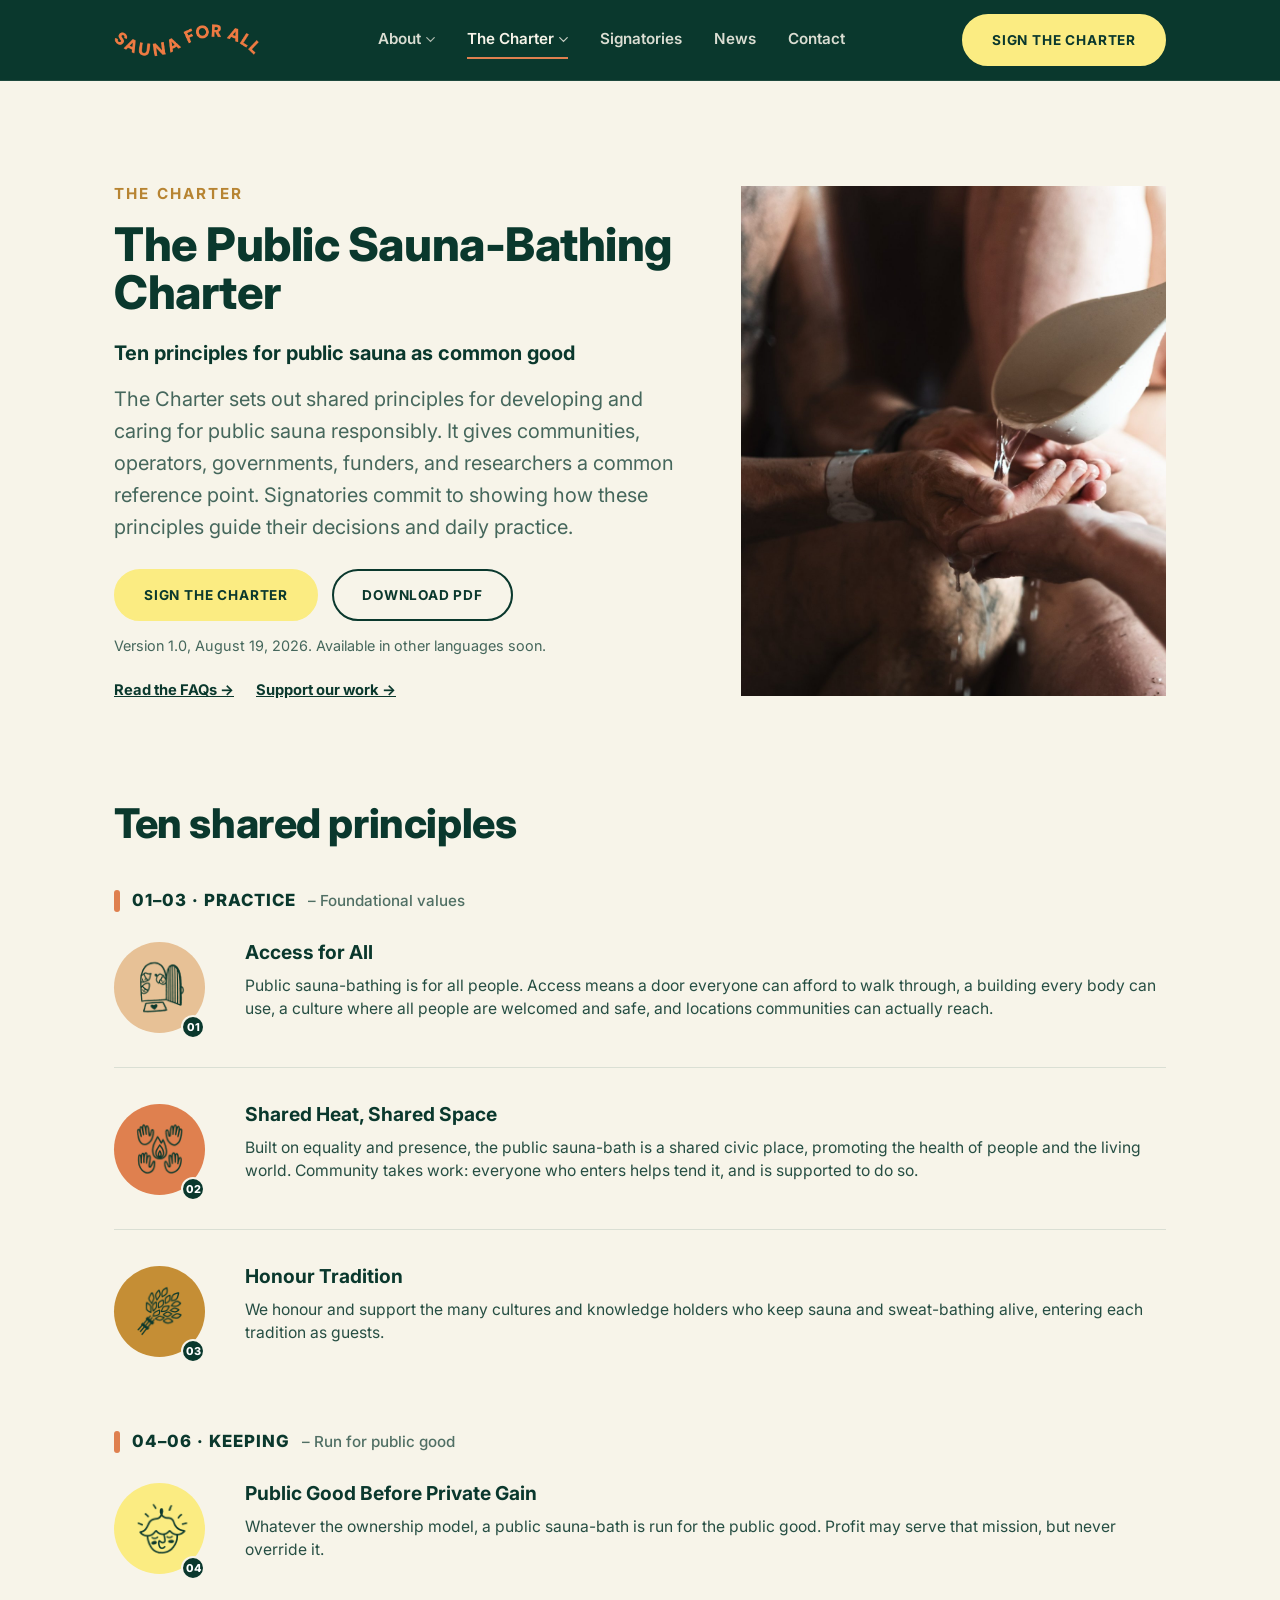
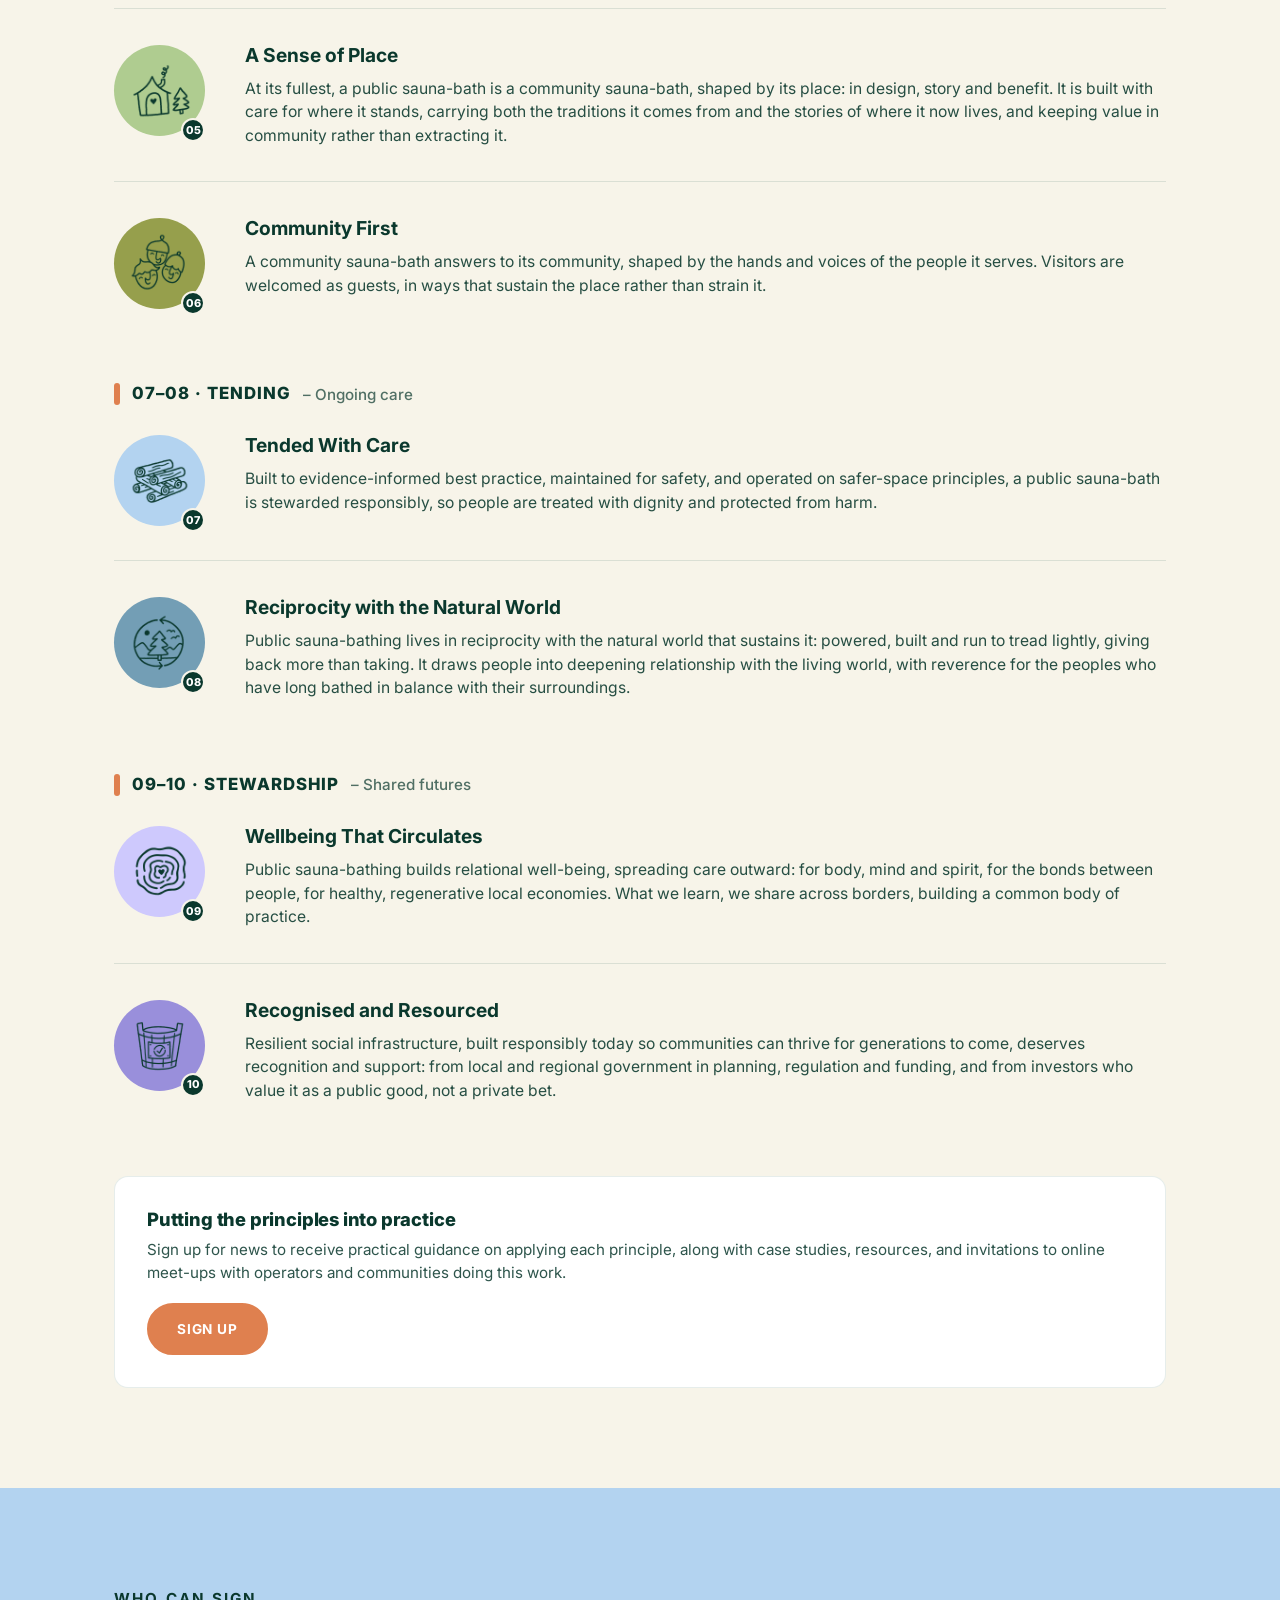
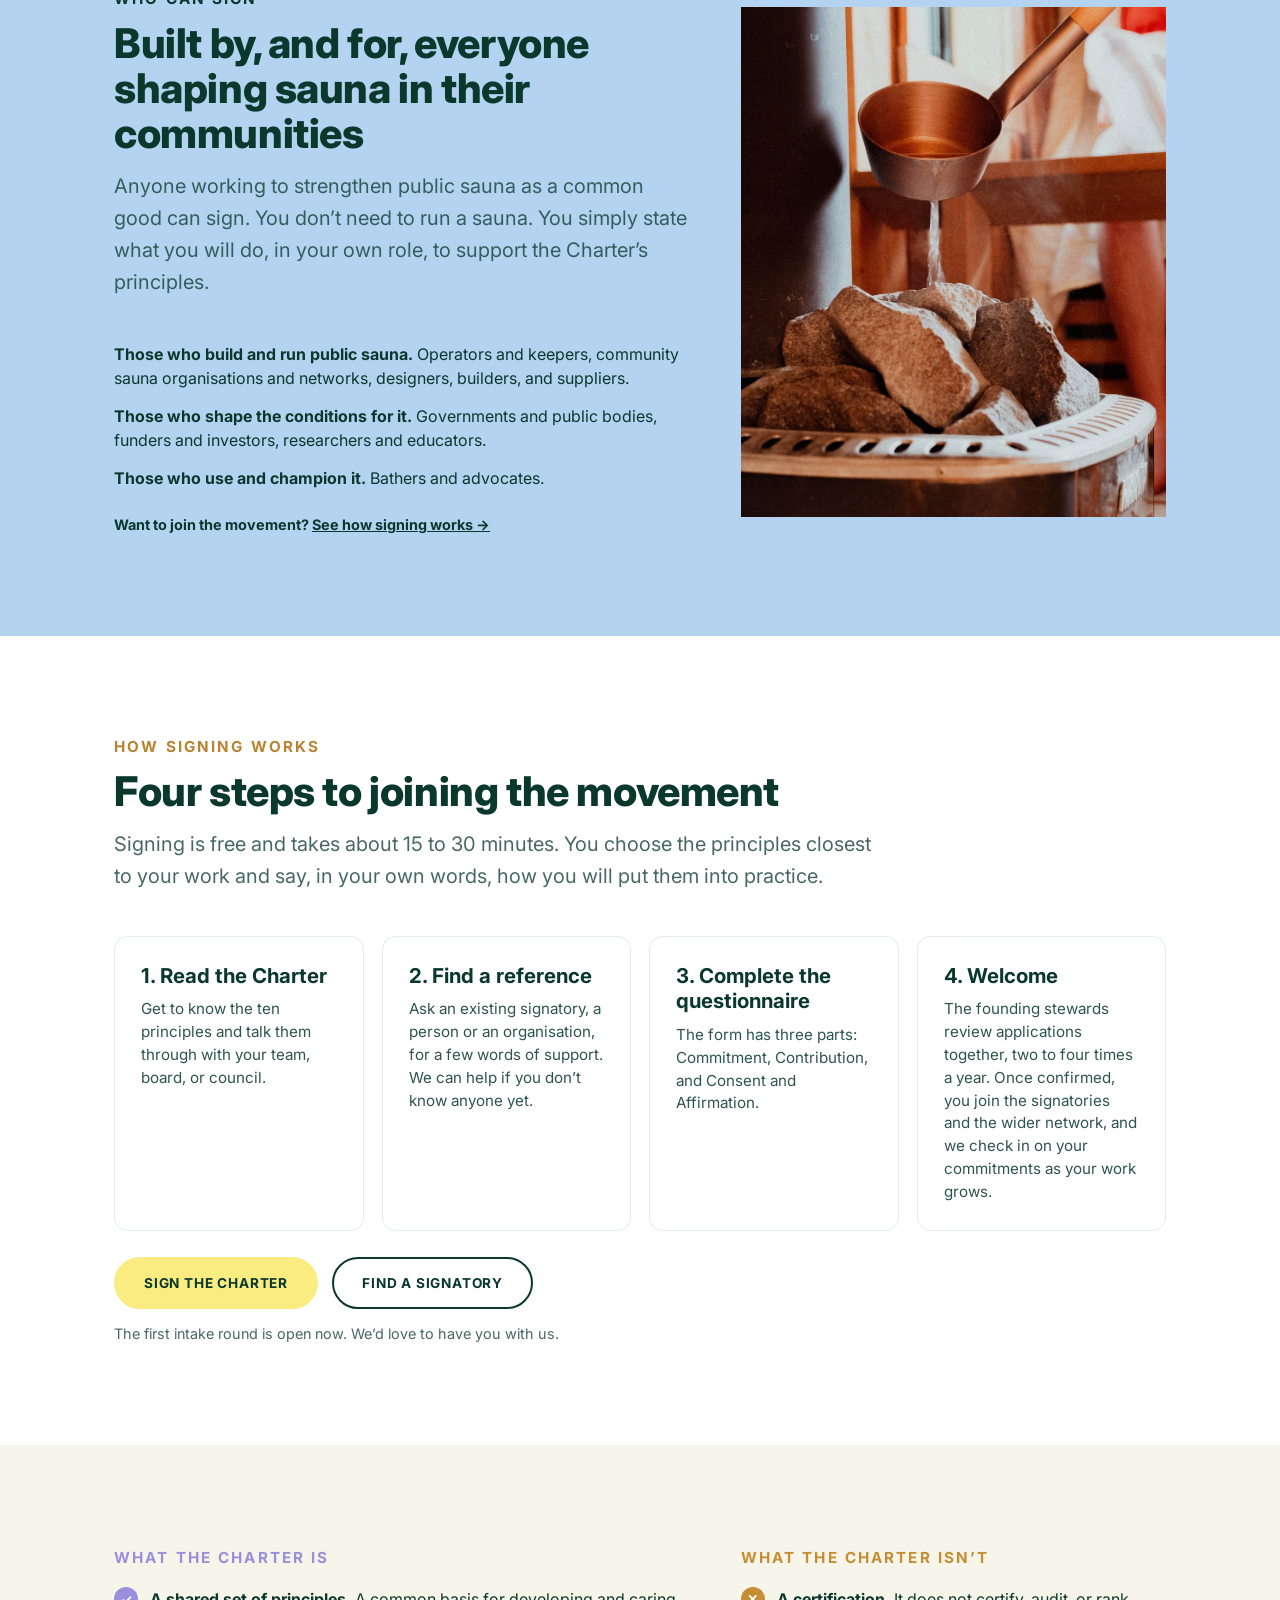
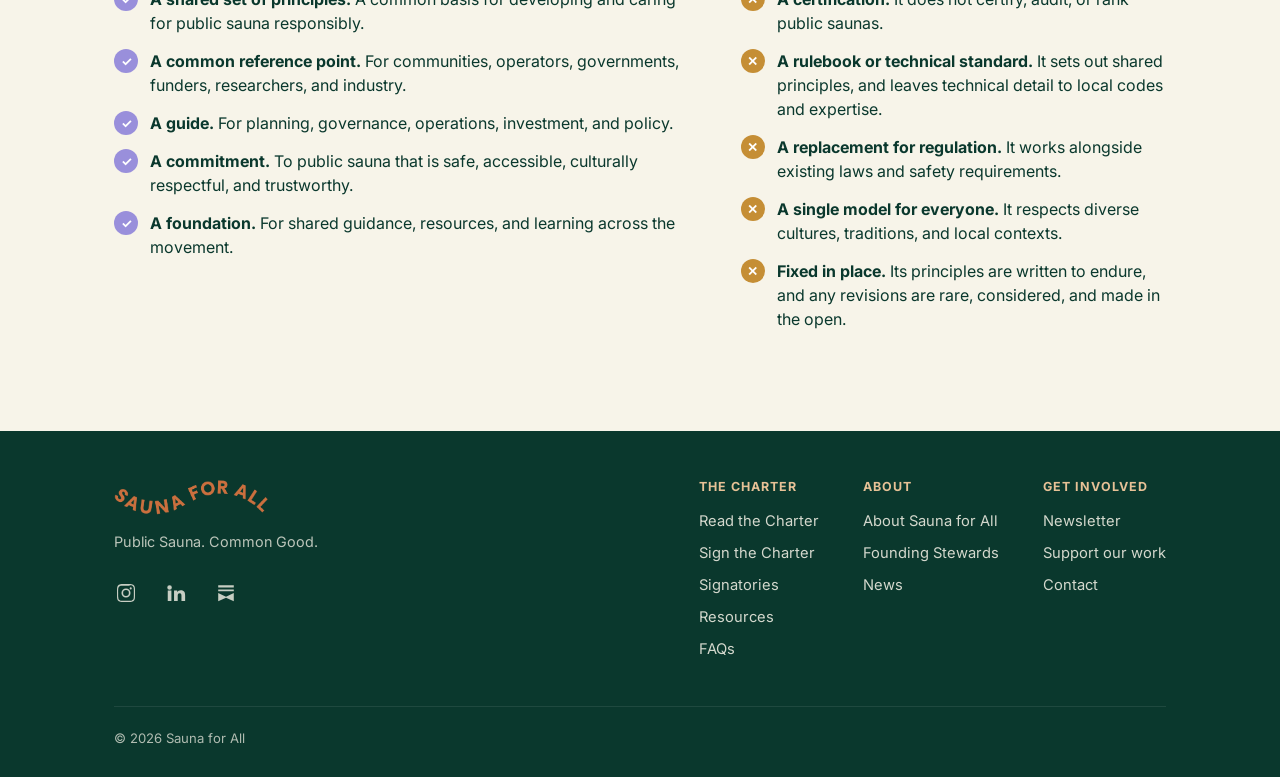
<file: charter.html>
<!DOCTYPE html>
<html lang="en">
<head>
<meta charset="UTF-8">
<meta name="viewport" content="width=device-width, initial-scale=1.0">
<!-- Google Tag Manager -->
<script>(function(w,d,s,l,i){w[l]=w[l]||[];w[l].push({'gtm.start':
new Date().getTime(),event:'gtm.js'});var f=d.getElementsByTagName(s)[0],
j=d.createElement(s),dl=l!='dataLayer'?'&l='+l:'';j.async=true;j.src=
'https://www.googletagmanager.com/gtm.js?id='+i+dl;f.parentNode.insertBefore(j,f);
})(window,document,'script','dataLayer','GTM-NRCW94M5');</script>
<!-- End Google Tag Manager -->
<title>The Public Sauna-Bathing Charter | Sauna for All</title>
<meta name="description" content="Ten shared principles for public and community sauna: access, care, stewardship and the common good. Read the Charter and how signing works.">
<link rel="canonical" href="https://saunaforall.org/charter">
<meta name="robots" content="index, follow">
<meta property="og:site_name" content="Sauna for All">
<meta property="og:type" content="website">
<meta property="og:title" content="The Public Sauna-Bathing Charter | Sauna for All">
<meta property="og:description" content="Ten shared principles for public and community sauna: access, care, stewardship and the common good. Read the Charter and how signing works.">
<meta property="og:url" content="https://saunaforall.org/charter">
<meta property="og:image" content="https://saunaforall.org/images/photos/sauna-for-all-2026-12.jpg">
<meta property="og:locale" content="en_CA">
<meta name="twitter:card" content="summary_large_image">
<meta name="twitter:title" content="The Public Sauna-Bathing Charter | Sauna for All">
<meta name="twitter:description" content="Ten shared principles for public and community sauna: access, care, stewardship and the common good. Read the Charter and how signing works.">
<meta name="twitter:image" content="https://saunaforall.org/images/photos/sauna-for-all-2026-12.jpg">
<link rel="icon" href="/favicon.ico" sizes="48x48">
<link rel="icon" href="/images/favicon/favicon-32.png" type="image/png" sizes="32x32">
<link rel="apple-touch-icon" href="/images/favicon/apple-touch-icon.png">
<link rel="manifest" href="/site.webmanifest">
<meta name="theme-color" content="#0A382D">

<link rel="stylesheet" href="css/style.css">
</head>
<body class="">
<!-- Google Tag Manager (noscript) -->
<noscript><iframe src="https://www.googletagmanager.com/ns.html?id=GTM-NRCW94M5"
height="0" width="0" style="display:none;visibility:hidden"></iframe></noscript>
<!-- End Google Tag Manager (noscript) -->
<header class="site-header">
  <div class="nav">
    <a href="/" class="nav-logo" aria-label="Sauna for All, home"><img src="/images/logo/sauna-for-all-orange.png" alt="" style="height:34px; width:auto;"></a>
    <nav class="nav-links" id="navLinks">
      <div class="nav-item">
      <a href="/about">About<svg class="nav-caret" viewBox="0 0 12 8" fill="none" stroke="currentColor" stroke-width="1.6" stroke-linecap="round"><path d="M1 1.5l5 5 5-5"/></svg></a>
      <div class="nav-dropdown"><a href="/about">Our story</a>
<a href="/about#stewards">Founding Stewards</a>
<a href="/about#gratitude">With gratitude</a></div>
    </div>
<div class="nav-item">
      <a href="/charter" class="active">The Charter<svg class="nav-caret" viewBox="0 0 12 8" fill="none" stroke="currentColor" stroke-width="1.6" stroke-linecap="round"><path d="M1 1.5l5 5 5-5"/></svg></a>
      <div class="nav-dropdown"><a href="/charter">Read the Charter</a>
<a href="/resources">Resources</a>
<a href="/faqs">FAQs</a></div>
    </div>
<a href="/signatories">Signatories</a>
<a href="/news">News</a>
<a href="/contact">Contact</a>
    </nav>
    <div class="nav-cta">
      <a href="/signatories#sign" class="btn btn-primary">Sign the Charter</a>
    </div>
    <button class="nav-toggle" id="navToggle" aria-label="Toggle menu" aria-expanded="false">
      <svg viewBox="0 0 24 24" fill="none" stroke="currentColor" stroke-width="2" stroke-linecap="round"><path d="M3 6h18M3 12h18M3 18h18"/></svg>
    </button>
  </div>
</header>
<main>
<section class="section bg-cream" style="padding-bottom:0;" id="charter-header">
  <div class="container two-col" style="align-items:center;">
   <div>
    <span class="eyebrow" style="color:var(--gold);">The Charter</span>
    <h1 style="font-size:clamp(2rem,4vw,2.9rem); margin:14px 0 20px; max-width:22ch;">The Public Sauna-Bathing Charter</h1>
    <p class="lede" style="font-weight:700; margin:0 0 14px;">Ten principles for public sauna as common good</p>
    <p class="lede muted" style="max-width:64ch;">The Charter sets out shared principles for developing and caring for public sauna responsibly. It gives communities, operators, governments, funders, and researchers a common reference point. Signatories commit to showing how these principles guide their decisions and daily practice.</p>
    <div class="hero-actions" style="margin-top:26px;">
      <a href="/signatories#sign" class="btn btn-primary">Sign the Charter</a>
      <a href="https://drive.google.com/drive/folders/1xpRWK0kG0gFhcAJCtuxQe3FpbKu50loO?usp=drive_link" class="btn btn-outline-dark" target="_blank" rel="noopener">Download PDF</a>
    </div>
    <p class="small muted" style="margin-top:14px;">Version 1.0, August 19, 2026. Available in other languages soon.</p>
    <div style="margin-top:22px; display:flex; gap:22px; flex-wrap:wrap;">
      <a href="/faqs" style="text-decoration:underline; font-weight:700; font-size:0.92rem;">Read the FAQs&nbsp;&rarr;</a>
      <a href="https://opencollective.com/sauna_for_all" style="text-decoration:underline; font-weight:700; font-size:0.92rem;">Support our work&nbsp;&rarr;</a>
    </div>
   </div>
   <img src="/images/photos/sauna-for-all-2026-12.jpg" alt="Water poured over cupped hands in a sauna, a moment of care between bathers" style="width:100%; aspect-ratio:5/6; object-fit:cover;">
  </div>
</section><section class="section bg-cream" id="principles">
  <div class="container">
    <div class="section-head">
      <h2>Ten shared principles</h2>
    </div>
    <div class="movement">
      <h2 class="movement-title"><span class="bar"></span><span class="tag">01&ndash;03 &middot; Practice</span><span class="sub">&ndash; Foundational values</span></h2>
      <div class="principle-detail-list"><div class="principle-detail" id="principle-1">
      <div class="principle-detail-icon"><div class="icon-circle principle-fill-01"><img src="/images/icons/network.png" alt="" loading="lazy"></div><span class="num">01</span></div>
      <div class="principle-detail-body">
        <h3>Access for All</h3>
        <p>Public sauna-bathing is for all people. Access means a door everyone can afford to walk through, a building every body can use, a culture where all people are welcomed and safe, and locations communities can actually reach.</p>
      </div>
    </div><div class="principle-detail" id="principle-2">
      <div class="principle-detail-icon"><div class="icon-circle principle-fill-02"><img src="/images/icons/heat.png" alt="" loading="lazy"></div><span class="num">02</span></div>
      <div class="principle-detail-body">
        <h3>Shared Heat, Shared Space</h3>
        <p>Built on equality and presence, the public sauna-bath is a shared civic place, promoting the health of people and the living world. Community takes work: everyone who enters helps tend it, and is supported to do so.</p>
      </div>
    </div><div class="principle-detail" id="principle-3">
      <div class="principle-detail-icon"><div class="icon-circle principle-fill-03"><img src="/images/icons/leaf.png" alt="" loading="lazy"></div><span class="num">03</span></div>
      <div class="principle-detail-body">
        <h3>Honour Tradition</h3>
        <p>We honour and support the many cultures and knowledge holders who keep sauna and sweat-bathing alive, entering each tradition as guests.</p>
      </div>
    </div></div>
    </div><div class="movement">
      <h2 class="movement-title"><span class="bar"></span><span class="tag">04&ndash;06 &middot; Keeping</span><span class="sub">&ndash; Run for public good</span></h2>
      <div class="principle-detail-list"><div class="principle-detail" id="principle-4">
      <div class="principle-detail-icon"><div class="icon-circle principle-fill-04"><img src="/images/icons/sun.png" alt="" loading="lazy"></div><span class="num">04</span></div>
      <div class="principle-detail-body">
        <h3>Public Good Before Private Gain</h3>
        <p>Whatever the ownership model, a public sauna-bath is run for the public good. Profit may serve that mission, but never override it.</p>
      </div>
    </div><div class="principle-detail" id="principle-5">
      <div class="principle-detail-icon"><div class="icon-circle principle-fill-05"><img src="/images/icons/place.png" alt="" loading="lazy"></div><span class="num">05</span></div>
      <div class="principle-detail-body">
        <h3>A Sense of Place</h3>
        <p>At its fullest, a public sauna-bath is a community sauna-bath, shaped by its place: in design, story and benefit. It is built with care for where it stands, carrying both the traditions it comes from and the stories of where it now lives, and keeping value in community rather than extracting it.</p>
      </div>
    </div><div class="principle-detail" id="principle-6">
      <div class="principle-detail-icon"><div class="icon-circle principle-fill-06"><img src="/images/icons/lattice.png" alt="" loading="lazy"></div><span class="num">06</span></div>
      <div class="principle-detail-body">
        <h3>Community First</h3>
        <p>A community sauna-bath answers to its community, shaped by the hands and voices of the people it serves. Visitors are welcomed as guests, in ways that sustain the place rather than strain it.</p>
      </div>
    </div></div>
    </div><div class="movement">
      <h2 class="movement-title"><span class="bar"></span><span class="tag">07&ndash;08 &middot; Tending</span><span class="sub">&ndash; Ongoing care</span></h2>
      <div class="principle-detail-list"><div class="principle-detail" id="principle-7">
      <div class="principle-detail-icon"><div class="icon-circle principle-fill-07"><img src="/images/icons/weave.png" alt="" loading="lazy"></div><span class="num">07</span></div>
      <div class="principle-detail-body">
        <h3>Tended With Care</h3>
        <p>Built to evidence-informed best practice, maintained for safety, and operated on safer-space principles, a public sauna-bath is stewarded responsibly, so people are treated with dignity and protected from harm.</p>
      </div>
    </div><div class="principle-detail" id="principle-8">
      <div class="principle-detail-icon"><div class="icon-circle principle-fill-08"><img src="/images/icons/reciprocity.png" alt="" loading="lazy"></div><span class="num">08</span></div>
      <div class="principle-detail-body">
        <h3>Reciprocity with the Natural World</h3>
        <p>Public sauna-bathing lives in reciprocity with the natural world that sustains it: powered, built and run to tread lightly, giving back more than taking. It draws people into deepening relationship with the living world, with reverence for the peoples who have long bathed in balance with their surroundings.</p>
      </div>
    </div></div>
    </div><div class="movement">
      <h2 class="movement-title"><span class="bar"></span><span class="tag">09&ndash;10 &middot; Stewardship</span><span class="sub">&ndash; Shared futures</span></h2>
      <div class="principle-detail-list"><div class="principle-detail" id="principle-9">
      <div class="principle-detail-icon"><div class="icon-circle principle-fill-09"><img src="/images/icons/circulate.png" alt="" loading="lazy"></div><span class="num">09</span></div>
      <div class="principle-detail-body">
        <h3>Wellbeing That Circulates</h3>
        <p>Public sauna-bathing builds relational well-being, spreading care outward: for body, mind and spirit, for the bonds between people, for healthy, regenerative local economies. What we learn, we share across borders, building a common body of practice.</p>
      </div>
    </div><div class="principle-detail" id="principle-10">
      <div class="principle-detail-icon"><div class="icon-circle principle-fill-10"><img src="/images/icons/seal.png" alt="" loading="lazy"></div><span class="num">10</span></div>
      <div class="principle-detail-body">
        <h3>Recognised and Resourced</h3>
        <p>Resilient social infrastructure, built responsibly today so communities can thrive for generations to come, deserves recognition and support: from local and regional government in planning, regulation and funding, and from investors who value it as a public good, not a private bet.</p>
      </div>
    </div></div>
    </div>
    <div class="info-card" style="margin-top:20px; padding:32px;">
      <h2 style="font-size:1.15rem;">Putting the principles into practice</h2>
      <p class="muted" style="margin:10px 0 18px;">Sign up for news to receive practical guidance on applying each principle, along with case studies, resources, and invitations to online meet-ups with operators and communities doing this work.</p>
      <a href="https://saunaforall.substack.com/subscribe" class="btn btn-solid-orange" style="display:inline-block;">Sign up</a>
    </div>
  </div>
</section><section class="section" id="who-can-sign" style="background:var(--light-blue); color:var(--green-dark);">
  <div class="container two-col" style="align-items:center;">
    <div>
      <div class="section-head">
        <span class="eyebrow">Who can sign</span>
        <h2>Built by, and for, everyone shaping sauna in their communities</h2>
        <p class="lede muted">Anyone working to strengthen public sauna as a common good can sign. You don&rsquo;t need to run a sauna. You simply state what you will do, in your own role, to support the Charter&rsquo;s principles.</p>
      </div>
      <p style="margin-top:14px;"><strong>Those who build and run public sauna.</strong> Operators and keepers, community sauna organisations and networks, designers, builders, and suppliers.</p><p style="margin-top:14px;"><strong>Those who shape the conditions for it.</strong> Governments and public bodies, funders and investors, researchers and educators.</p><p style="margin-top:14px;"><strong>Those who use and champion it.</strong> Bathers and advocates.</p>
      <p class="small" style="margin-top:24px; font-weight:700;">Want to join the movement? <a href="#how-signing-works" style="text-decoration:underline;">See how signing works&nbsp;&rarr;</a></p>
    </div>
    <img src="/images/photos/sauna-for-all-2026-21.jpg" alt="L&ouml;yly: water poured from a copper ladle over the hot stones of a sauna stove" style="width:100%; aspect-ratio:5/6; object-fit:cover;">
  </div>
</section><section class="section bg-white" id="how-signing-works">
  <div class="container">
    <div class="section-head">
      <span class="eyebrow">How signing works</span>
      <h2>Four steps to joining the movement</h2>
      <p class="lede muted">Signing is free and takes about 15 to 30 minutes. You choose the principles closest to your work and say, in your own words, how you will put them into practice.</p>
    </div>
    <div class="card-grid-4"><div class="info-card"><h3>1. Read the Charter</h3><p>Get to know the ten principles and talk them through with your team, board, or council.</p></div><div class="info-card"><h3>2. Find a reference</h3><p>Ask an existing signatory, a person or an organisation, for a few words of support. We can help if you don&rsquo;t know anyone yet.</p></div><div class="info-card"><h3>3. Complete the questionnaire</h3><p>The form has three parts: Commitment, Contribution, and Consent and Affirmation.</p></div><div class="info-card"><h3>4. Welcome</h3><p>The founding stewards review applications together, two to four times a year. Once confirmed, you join the signatories and the wider network, and we check in on your commitments as your work grows.</p></div></div>
    <div class="hero-actions" style="margin-top:26px;">
      <a href="/signatories#sign" class="btn btn-primary">Sign the Charter</a>
      <a href="/signatories#list" class="btn btn-outline-dark">Find a signatory</a>
    </div>
    <p class="small muted" style="margin-top:14px;">The first intake round is open now. We&rsquo;d love to have you with us.</p>
  </div>
</section><section class="section bg-cream" id="is-isnt">
  <div class="container two-col">
    <div>
      <span class="eyebrow" style="color:var(--purple);">What the Charter is</span>
      <ul class="is-list list-spaced" style="margin-top:18px;">
        <li><span><strong>A shared set of principles.</strong> A common basis for developing and caring for public sauna responsibly.</span></li>
        <li><span><strong>A common reference point.</strong> For communities, operators, governments, funders, researchers, and industry.</span></li>
        <li><span><strong>A guide.</strong> For planning, governance, operations, investment, and policy.</span></li>
        <li><span><strong>A commitment.</strong> To public sauna that is safe, accessible, culturally respectful, and trustworthy.</span></li>
        <li><span><strong>A foundation.</strong> For shared guidance, resources, and learning across the movement.</span></li>
      </ul>
    </div>
    <div>
      <span class="eyebrow" style="color:var(--brown);">What the Charter isn&rsquo;t</span>
      <ul class="isnt-list list-spaced" style="margin-top:18px;">
        <li><span><strong>A certification.</strong> It does not certify, audit, or rank public saunas.</span></li>
        <li><span><strong>A rulebook or technical standard.</strong> It sets out shared principles, and leaves technical detail to local codes and expertise.</span></li>
        <li><span><strong>A replacement for regulation.</strong> It works alongside existing laws and safety requirements.</span></li>
        <li><span><strong>A single model for everyone.</strong> It respects diverse cultures, traditions, and local contexts.</span></li>
        <li><span><strong>Fixed in place.</strong> Its principles are written to endure, and any revisions are rare, considered, and made in the open.</span></li>
      </ul>
    </div>
  </div>
</section>
</main>
<footer class="site-footer">
  <div class="container">
    <div class="footer-grid">
      <div class="footer-col" style="max-width:340px;">
        <a href="/" aria-label="Sauna for All, home"><img src="/images/logo/sauna-for-all-orange.png" alt="" style="height:36px; width:auto;"></a>
        <p class="small" style="margin-top:16px; opacity:0.75;">Public Sauna. Common Good.</p>
        <div class="social-links"><a href="https://www.instagram.com/sauna_for_all/" target="_blank" rel="noopener" aria-label="Sauna for All on Instagram" title="Instagram"><svg viewBox="0 0 24 24" aria-hidden="true" focusable="false"><path d="M12 2.2c3.2 0 3.6 0 4.85.07 1.17.05 1.8.25 2.23.41.56.22.96.48 1.38.9.42.42.68.82.9 1.38.16.42.36 1.06.41 2.23.06 1.25.07 1.65.07 4.85s0 3.6-.07 4.85c-.05 1.17-.25 1.8-.41 2.23-.22.56-.48.96-.9 1.38-.42.42-.82.68-1.38.9-.42.16-1.06.36-2.23.41-1.25.06-1.65.07-4.85.07s-3.6 0-4.85-.07c-1.17-.05-1.8-.25-2.23-.41a3.8 3.8 0 0 1-1.38-.9 3.8 3.8 0 0 1-.9-1.38c-.16-.42-.36-1.06-.41-2.23C2.21 15.6 2.2 15.2 2.2 12s0-3.6.07-4.85c.05-1.17.25-1.8.41-2.23.22-.56.48-.96.9-1.38.42-.42.82-.68 1.38-.9.42-.16 1.06-.36 2.23-.41C8.44 2.21 8.84 2.2 12 2.2Zm0 1.8c-3.14 0-3.5.01-4.74.07-.9.04-1.38.19-1.7.31-.43.17-.73.37-1.05.69-.32.32-.52.62-.69 1.05-.12.32-.27.8-.31 1.7C3.45 8.5 3.44 8.86 3.44 12s.01 3.5.07 4.74c.4.9.19 1.38.31 1.7.17.43.37.73.69 1.05.32.32.62.52 1.05.69.32.12.8.27 1.7.31 1.24.06 1.6.07 4.74.07s3.5-.01 4.74-.07c.9-.04 1.38-.19 1.7-.31.43-.17.73-.37 1.05-.69.32-.32.52-.62.69-1.05.12-.32.27-.8.31-1.7.06-1.24.07-1.6.07-4.74s-.01-3.5-.07-4.74c-.04-.9-.19-1.38-.31-1.7a2.8 2.8 0 0 0-.69-1.05 2.8 2.8 0 0 0-1.05-.69c-.32-.12-.8-.27-1.7-.31C15.5 4.01 15.14 4 12 4Zm0 3.06a4.94 4.94 0 1 1 0 9.88 4.94 4.94 0 0 1 0-9.88Zm0 1.8a3.14 3.14 0 1 0 0 6.28 3.14 3.14 0 0 0 0-6.28Zm5.14-.72a1.15 1.15 0 1 1 0-2.3 1.15 1.15 0 0 1 0 2.3Z"/></svg></a><a href="https://www.linkedin.com/company/sauna-for-all/" target="_blank" rel="noopener" aria-label="Sauna for All on LinkedIn" title="LinkedIn"><svg viewBox="0 0 24 24" aria-hidden="true" focusable="false"><path d="M4.98 3.5a2.5 2.5 0 1 1 0 5 2.5 2.5 0 0 1 0-5ZM3 9.25h4v11.5H3V9.25Zm6.5 0h3.83v1.57h.06c.53-.95 1.84-1.95 3.78-1.95 4.04 0 4.79 2.5 4.79 5.76v6.12h-4v-5.43c0-1.3-.03-2.96-1.9-2.96-1.9 0-2.19 1.4-2.19 2.86v5.53h-4V9.25Z"/></svg></a><a href="https://saunaforall.substack.com/" target="_blank" rel="noopener" aria-label="Sauna for All on Substack" title="Substack"><svg viewBox="0 0 24 24" aria-hidden="true" focusable="false"><path d="M3.5 3.5h17v2.6h-17V3.5Zm0 4.55h17V10h-17V8.05Zm0 4.06L12 16.2l8.5-4.09V21L12 17.2 3.5 21v-8.89Z"/></svg></a></div>
      </div>
      <div class="footer-links">
        <div class="footer-col">
          <h2 class="footer-heading">The Charter</h2>
          <a href="/charter">Read the Charter</a>
          <a href="/signatories#sign">Sign the Charter</a>
          <a href="/signatories">Signatories</a>
          <a href="/resources">Resources</a>
          <a href="/faqs">FAQs</a>
        </div>
        <div class="footer-col">
          <h2 class="footer-heading">About</h2>
          <a href="/about">About Sauna for All</a>
          <a href="/about#stewards">Founding Stewards</a>
          <a href="/news">News</a>
        </div>
        <div class="footer-col">
          <h2 class="footer-heading">Get involved</h2>
          <a href="https://saunaforall.substack.com">Newsletter</a>
          <a href="https://opencollective.com/sauna_for_all">Support our work</a>
          <a href="/contact">Contact</a>
        </div>
      </div>
    </div>
    <div class="footer-bottom">
      <span>&copy; 2026 Sauna for All</span>
    </div>
  </div>
</footer>
<script src="js/main.js"></script>
<script src="js/news-feed.js"></script>
<script src="js/signatories-feed.js"></script>
</body>
</html>
</file>
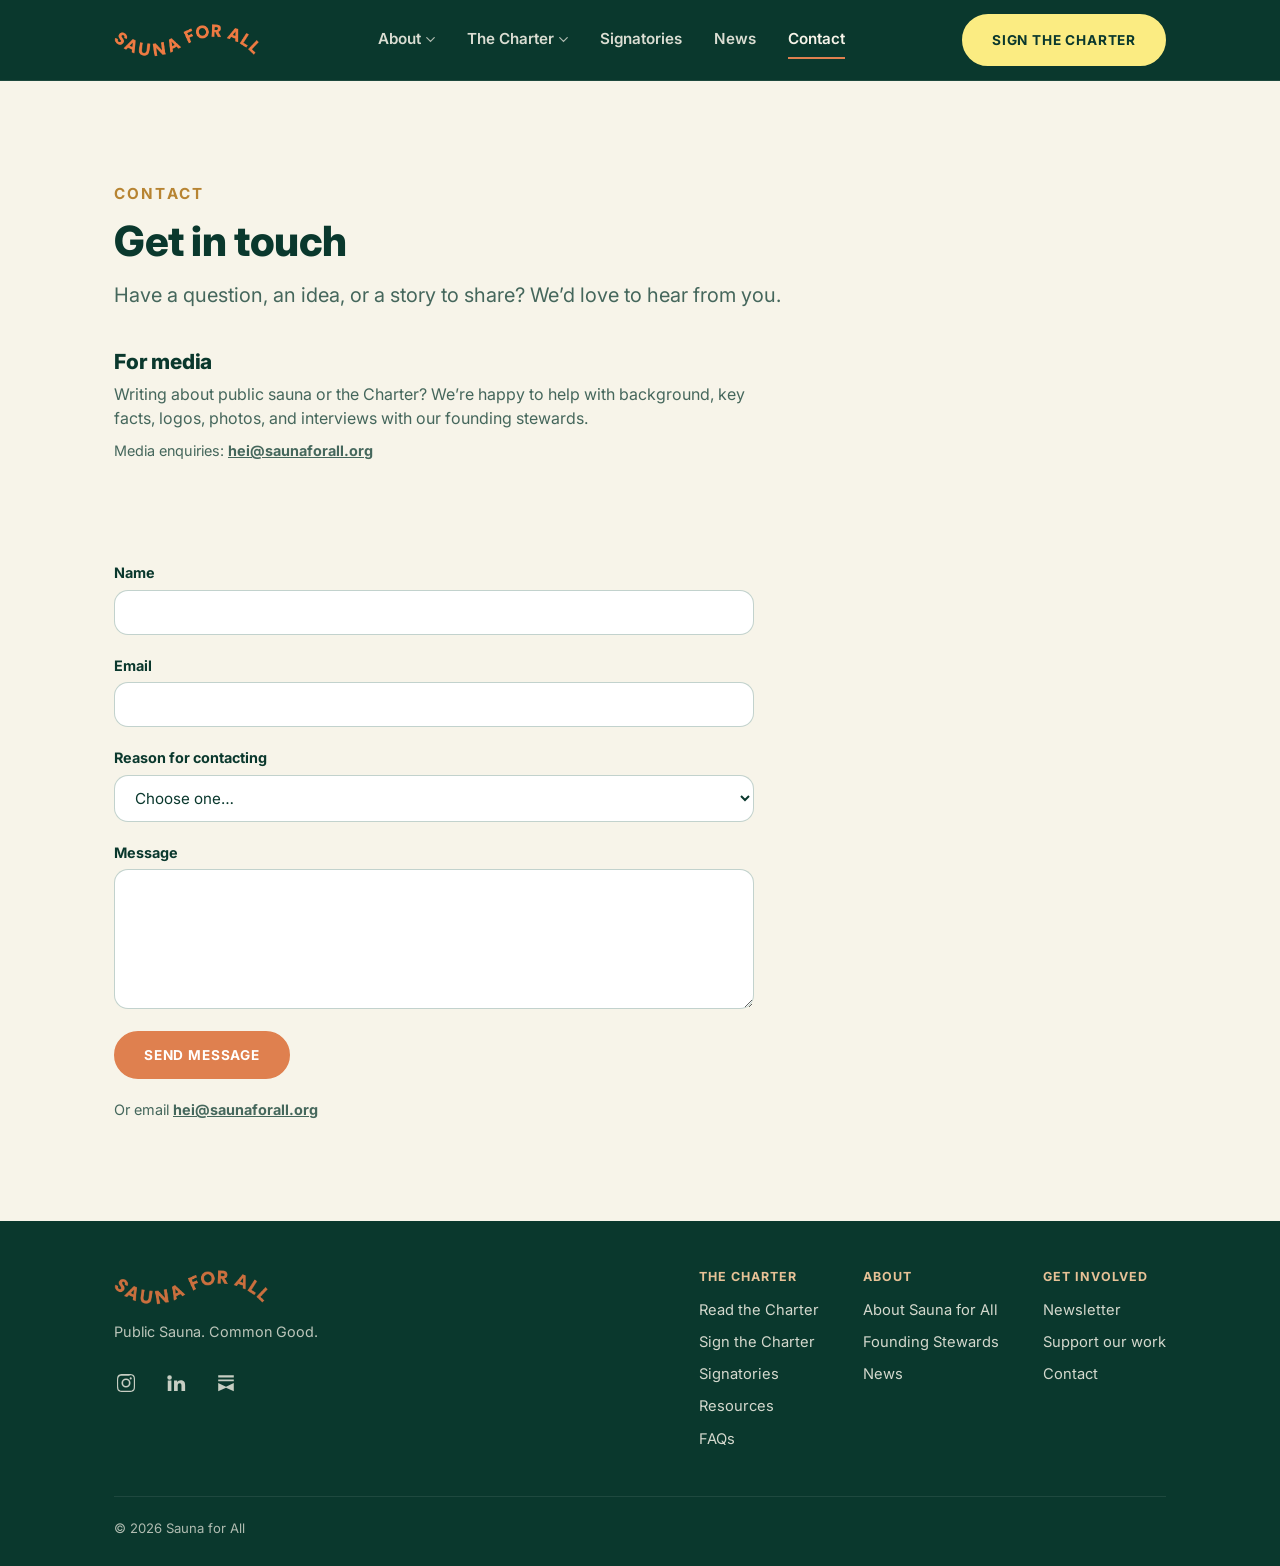
<file: contact.html>
<!DOCTYPE html>
<html lang="en">
<head>
<meta charset="UTF-8">
<meta name="viewport" content="width=device-width, initial-scale=1.0">
<!-- Google Tag Manager -->
<script>(function(w,d,s,l,i){w[l]=w[l]||[];w[l].push({'gtm.start':
new Date().getTime(),event:'gtm.js'});var f=d.getElementsByTagName(s)[0],
j=d.createElement(s),dl=l!='dataLayer'?'&l='+l:'';j.async=true;j.src=
'https://www.googletagmanager.com/gtm.js?id='+i+dl;f.parentNode.insertBefore(j,f);
})(window,document,'script','dataLayer','GTM-NRCW94M5');</script>
<!-- End Google Tag Manager -->
<title>Contact Sauna for All | Media and Partnerships</title>
<meta name="description" content="Questions, media enquiries, regional partnerships, or a community sauna resource to share. Email hei@saunaforall.org or use the form.">
<link rel="canonical" href="https://saunaforall.org/contact">
<meta name="robots" content="index, follow">
<meta property="og:site_name" content="Sauna for All">
<meta property="og:type" content="website">
<meta property="og:title" content="Contact Sauna for All | Media and Partnerships">
<meta property="og:description" content="Questions, media enquiries, regional partnerships, or a community sauna resource to share. Email hei@saunaforall.org or use the form.">
<meta property="og:url" content="https://saunaforall.org/contact">
<meta property="og:image" content="https://saunaforall.org/images/photos/sauna-for-all-2026-14.jpg">
<meta property="og:locale" content="en_CA">
<meta name="twitter:card" content="summary_large_image">
<meta name="twitter:title" content="Contact Sauna for All | Media and Partnerships">
<meta name="twitter:description" content="Questions, media enquiries, regional partnerships, or a community sauna resource to share. Email hei@saunaforall.org or use the form.">
<meta name="twitter:image" content="https://saunaforall.org/images/photos/sauna-for-all-2026-14.jpg">
<link rel="icon" href="/favicon.ico" sizes="48x48">
<link rel="icon" href="/images/favicon/favicon-32.png" type="image/png" sizes="32x32">
<link rel="apple-touch-icon" href="/images/favicon/apple-touch-icon.png">
<link rel="manifest" href="/site.webmanifest">
<meta name="theme-color" content="#0A382D">

<link rel="stylesheet" href="css/style.css">
</head>
<body class="">
<!-- Google Tag Manager (noscript) -->
<noscript><iframe src="https://www.googletagmanager.com/ns.html?id=GTM-NRCW94M5"
height="0" width="0" style="display:none;visibility:hidden"></iframe></noscript>
<!-- End Google Tag Manager (noscript) -->
<header class="site-header">
  <div class="nav">
    <a href="/" class="nav-logo" aria-label="Sauna for All, home"><img src="/images/logo/sauna-for-all-orange.png" alt="" style="height:34px; width:auto;"></a>
    <nav class="nav-links" id="navLinks">
      <div class="nav-item">
      <a href="/about">About<svg class="nav-caret" viewBox="0 0 12 8" fill="none" stroke="currentColor" stroke-width="1.6" stroke-linecap="round"><path d="M1 1.5l5 5 5-5"/></svg></a>
      <div class="nav-dropdown"><a href="/about">Our story</a>
<a href="/about#stewards">Founding Stewards</a>
<a href="/about#gratitude">With gratitude</a></div>
    </div>
<div class="nav-item">
      <a href="/charter">The Charter<svg class="nav-caret" viewBox="0 0 12 8" fill="none" stroke="currentColor" stroke-width="1.6" stroke-linecap="round"><path d="M1 1.5l5 5 5-5"/></svg></a>
      <div class="nav-dropdown"><a href="/charter">Read the Charter</a>
<a href="/resources">Resources</a>
<a href="/faqs">FAQs</a></div>
    </div>
<a href="/signatories">Signatories</a>
<a href="/news">News</a>
<a href="/contact" class="active">Contact</a>
    </nav>
    <div class="nav-cta">
      <a href="/signatories#sign" class="btn btn-primary">Sign the Charter</a>
    </div>
    <button class="nav-toggle" id="navToggle" aria-label="Toggle menu" aria-expanded="false">
      <svg viewBox="0 0 24 24" fill="none" stroke="currentColor" stroke-width="2" stroke-linecap="round"><path d="M3 6h18M3 12h18M3 18h18"/></svg>
    </button>
  </div>
</header>
<main>
<section class="section bg-cream" style="padding-bottom:0;" id="contact-header">
  <div class="container">
    <span class="eyebrow" style="color:var(--gold);">Contact</span>
    <h1 style="font-size:clamp(2rem,4vw,2.6rem); margin:14px 0 16px;">Get in touch</h1>
    <p class="lede muted" style="max-width:64ch;">Have a question, an idea, or a story to share? We&rsquo;d love to hear from you.</p>
  </div>
</section>
<section class="section bg-cream" style="padding-top:0;" id="media">
  <div class="container">
   <div style="max-width:640px; margin-top:40px;">
    <h2 style="font-size:1.3rem;">For media</h2>
    <p class="muted" style="margin-top:8px;">Writing about public sauna or the Charter? We&rsquo;re happy to help with background, key facts, logos, photos, and interviews with our founding stewards.</p>
    <p class="small muted" style="margin-top:10px;">Media enquiries: <a href="mailto:hei@saunaforall.org" style="text-decoration:underline; font-weight:700;">hei@saunaforall.org</a></p>
   </div>
  </div>
</section>
<section class="section bg-cream" style="padding-top:0;">
  <div class="container">
   <div style="max-width:640px;">
    <form id="contactForm" novalidate>
      <div class="field-stack">
        <label class="field-label" for="contactName">Name</label>
        <input type="text" id="contactName" name="name" required>

        <label class="field-label" for="contactEmail">Email</label>
        <input type="email" id="contactEmail" name="email" required>

        <label class="field-label" for="contactReason">Reason for contacting</label>
        <select id="contactReason" name="reason" required>
          <option value="" disabled selected>Choose one&hellip;</option>
          <option value="General question">General question</option><option value="Signing the Charter">Signing the Charter</option><option value="Media enquiry">Media enquiry</option><option value="Regional partnership">Regional partnership</option><option value="Supporting our work">Supporting our work</option><option value="Sharing a resource or case study">Sharing a resource or case study</option><option value="Other">Other</option>
        </select>

        <label class="field-label" for="contactMessage">Message</label>
        <textarea id="contactMessage" name="message" rows="6" required></textarea>
      </div>
      <button type="submit" class="btn btn-solid-orange" style="margin-top:22px;">Send message</button>
      <p class="small muted" id="contactSuccess" style="display:none; margin-top:16px;">Thank you. Your message is on its way, and we&rsquo;ll reply as soon as we can.</p>
    </form>
    <p class="small muted" style="margin-top:20px;">Or email <a href="mailto:hei@saunaforall.org" style="text-decoration:underline; font-weight:700;">hei@saunaforall.org</a></p>
   </div>
  </div>
</section>
</main>
<footer class="site-footer">
  <div class="container">
    <div class="footer-grid">
      <div class="footer-col" style="max-width:340px;">
        <a href="/" aria-label="Sauna for All, home"><img src="/images/logo/sauna-for-all-orange.png" alt="" style="height:36px; width:auto;"></a>
        <p class="small" style="margin-top:16px; opacity:0.75;">Public Sauna. Common Good.</p>
        <div class="social-links"><a href="https://www.instagram.com/sauna_for_all/" target="_blank" rel="noopener" aria-label="Sauna for All on Instagram" title="Instagram"><svg viewBox="0 0 24 24" aria-hidden="true" focusable="false"><path d="M12 2.2c3.2 0 3.6 0 4.85.07 1.17.05 1.8.25 2.23.41.56.22.96.48 1.38.9.42.42.68.82.9 1.38.16.42.36 1.06.41 2.23.06 1.25.07 1.65.07 4.85s0 3.6-.07 4.85c-.05 1.17-.25 1.8-.41 2.23-.22.56-.48.96-.9 1.38-.42.42-.82.68-1.38.9-.42.16-1.06.36-2.23.41-1.25.06-1.65.07-4.85.07s-3.6 0-4.85-.07c-1.17-.05-1.8-.25-2.23-.41a3.8 3.8 0 0 1-1.38-.9 3.8 3.8 0 0 1-.9-1.38c-.16-.42-.36-1.06-.41-2.23C2.21 15.6 2.2 15.2 2.2 12s0-3.6.07-4.85c.05-1.17.25-1.8.41-2.23.22-.56.48-.96.9-1.38.42-.42.82-.68 1.38-.9.42-.16 1.06-.36 2.23-.41C8.44 2.21 8.84 2.2 12 2.2Zm0 1.8c-3.14 0-3.5.01-4.74.07-.9.04-1.38.19-1.7.31-.43.17-.73.37-1.05.69-.32.32-.52.62-.69 1.05-.12.32-.27.8-.31 1.7C3.45 8.5 3.44 8.86 3.44 12s.01 3.5.07 4.74c.4.9.19 1.38.31 1.7.17.43.37.73.69 1.05.32.32.62.52 1.05.69.32.12.8.27 1.7.31 1.24.06 1.6.07 4.74.07s3.5-.01 4.74-.07c.9-.04 1.38-.19 1.7-.31.43-.17.73-.37 1.05-.69.32-.32.52-.62.69-1.05.12-.32.27-.8.31-1.7.06-1.24.07-1.6.07-4.74s-.01-3.5-.07-4.74c-.04-.9-.19-1.38-.31-1.7a2.8 2.8 0 0 0-.69-1.05 2.8 2.8 0 0 0-1.05-.69c-.32-.12-.8-.27-1.7-.31C15.5 4.01 15.14 4 12 4Zm0 3.06a4.94 4.94 0 1 1 0 9.88 4.94 4.94 0 0 1 0-9.88Zm0 1.8a3.14 3.14 0 1 0 0 6.28 3.14 3.14 0 0 0 0-6.28Zm5.14-.72a1.15 1.15 0 1 1 0-2.3 1.15 1.15 0 0 1 0 2.3Z"/></svg></a><a href="https://www.linkedin.com/company/sauna-for-all/" target="_blank" rel="noopener" aria-label="Sauna for All on LinkedIn" title="LinkedIn"><svg viewBox="0 0 24 24" aria-hidden="true" focusable="false"><path d="M4.98 3.5a2.5 2.5 0 1 1 0 5 2.5 2.5 0 0 1 0-5ZM3 9.25h4v11.5H3V9.25Zm6.5 0h3.83v1.57h.06c.53-.95 1.84-1.95 3.78-1.95 4.04 0 4.79 2.5 4.79 5.76v6.12h-4v-5.43c0-1.3-.03-2.96-1.9-2.96-1.9 0-2.19 1.4-2.19 2.86v5.53h-4V9.25Z"/></svg></a><a href="https://saunaforall.substack.com/" target="_blank" rel="noopener" aria-label="Sauna for All on Substack" title="Substack"><svg viewBox="0 0 24 24" aria-hidden="true" focusable="false"><path d="M3.5 3.5h17v2.6h-17V3.5Zm0 4.55h17V10h-17V8.05Zm0 4.06L12 16.2l8.5-4.09V21L12 17.2 3.5 21v-8.89Z"/></svg></a></div>
      </div>
      <div class="footer-links">
        <div class="footer-col">
          <h2 class="footer-heading">The Charter</h2>
          <a href="/charter">Read the Charter</a>
          <a href="/signatories#sign">Sign the Charter</a>
          <a href="/signatories">Signatories</a>
          <a href="/resources">Resources</a>
          <a href="/faqs">FAQs</a>
        </div>
        <div class="footer-col">
          <h2 class="footer-heading">About</h2>
          <a href="/about">About Sauna for All</a>
          <a href="/about#stewards">Founding Stewards</a>
          <a href="/news">News</a>
        </div>
        <div class="footer-col">
          <h2 class="footer-heading">Get involved</h2>
          <a href="https://saunaforall.substack.com">Newsletter</a>
          <a href="https://opencollective.com/sauna_for_all">Support our work</a>
          <a href="/contact">Contact</a>
        </div>
      </div>
    </div>
    <div class="footer-bottom">
      <span>&copy; 2026 Sauna for All</span>
    </div>
  </div>
</footer>
<script src="js/main.js"></script>
<script src="js/news-feed.js"></script>
<script src="js/signatories-feed.js"></script>
</body>
</html>
</file>
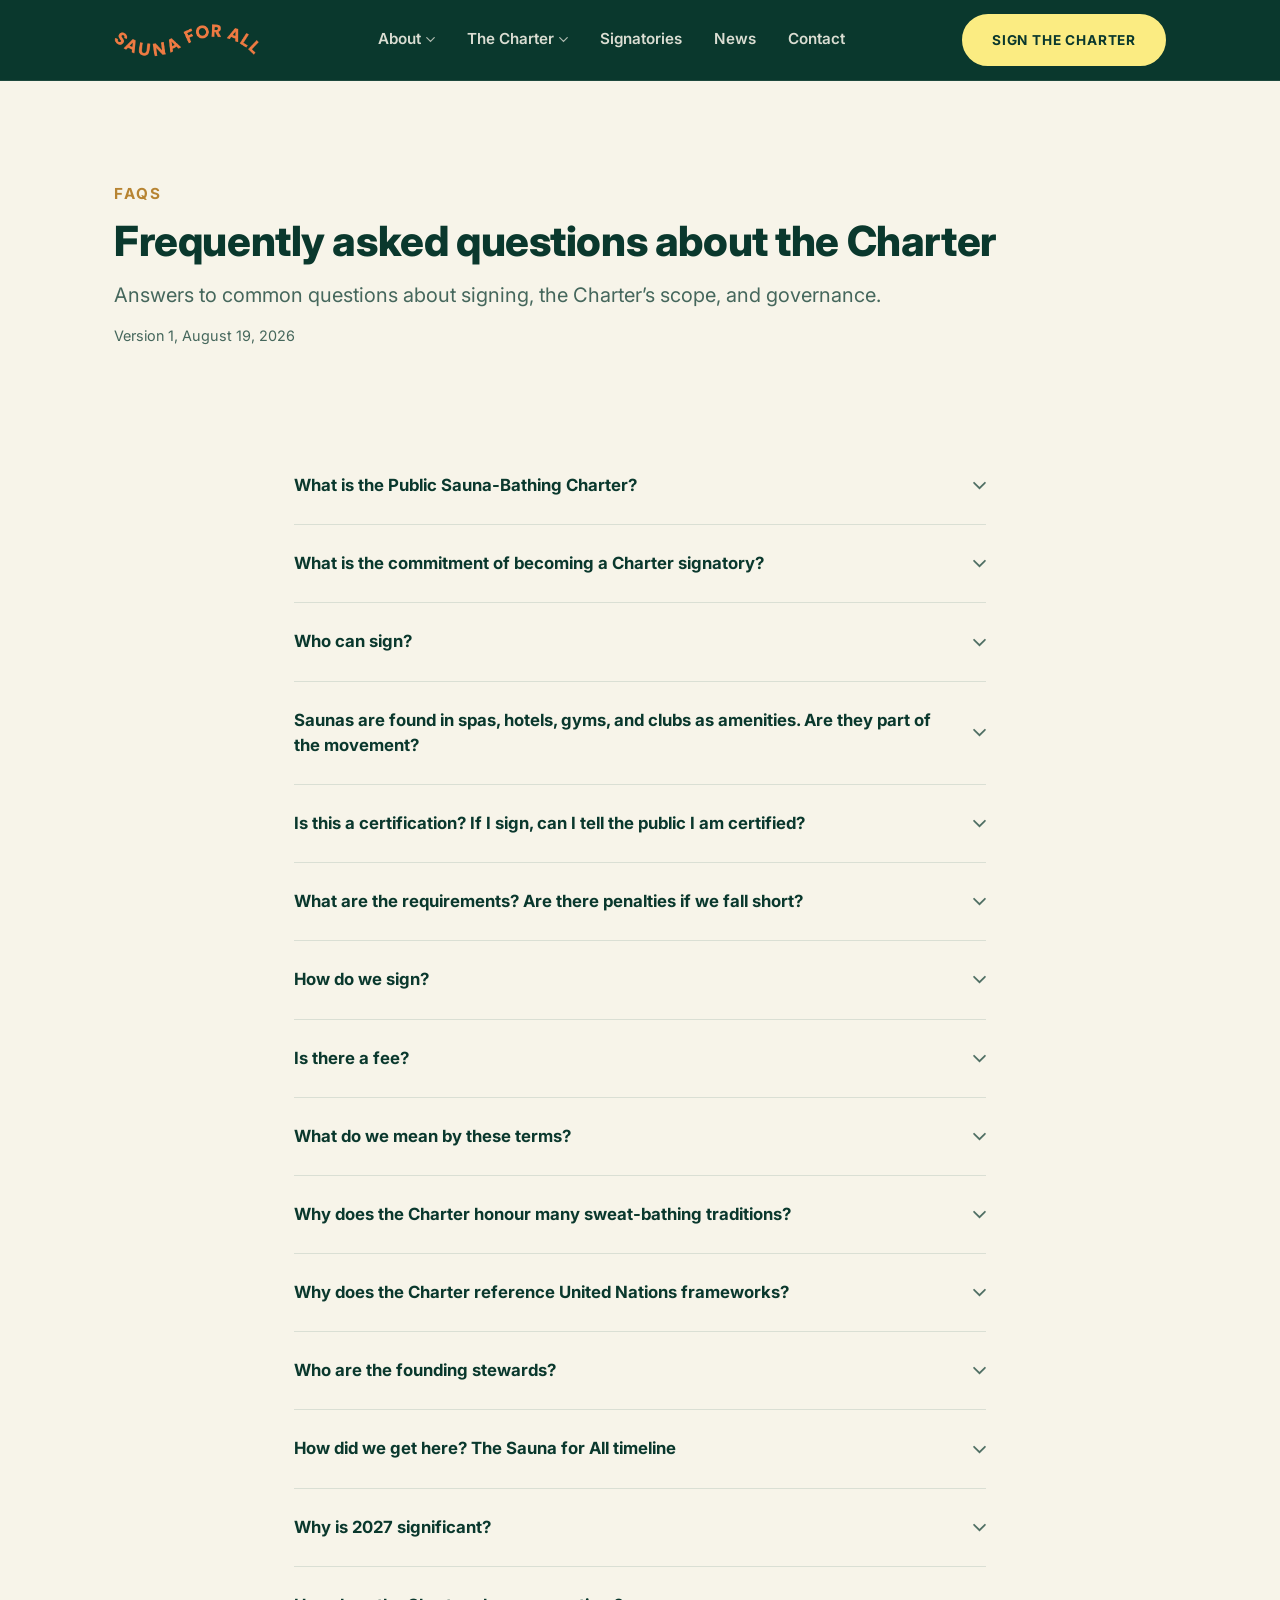
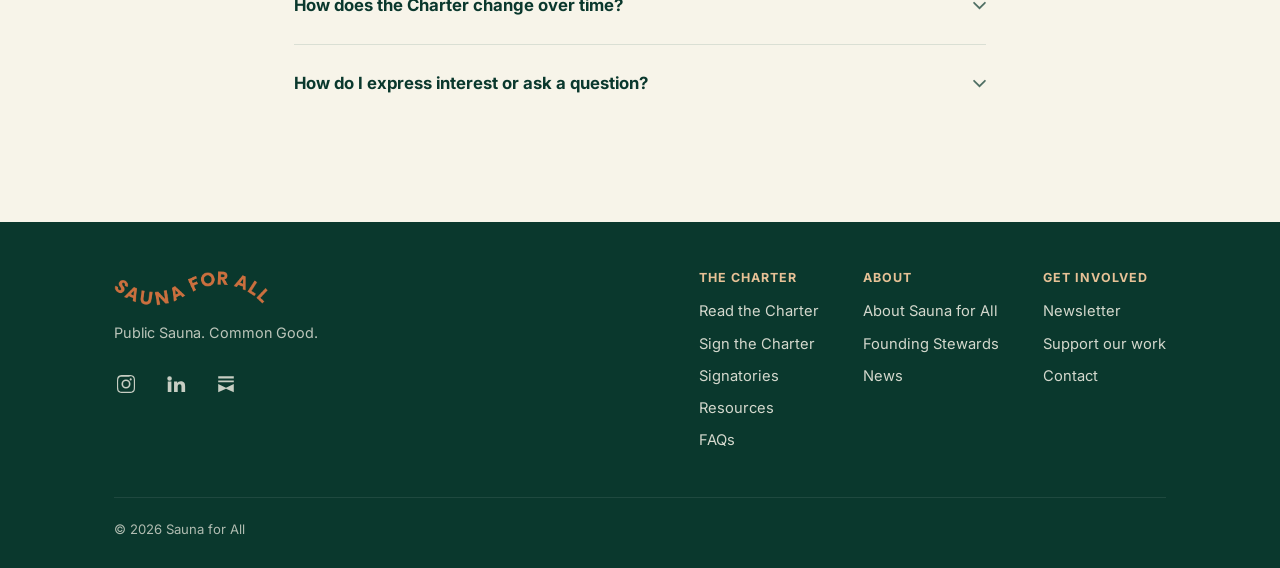
<file: faqs.html>
<!DOCTYPE html>
<html lang="en">
<head>
<meta charset="UTF-8">
<meta name="viewport" content="width=device-width, initial-scale=1.0">
<!-- Google Tag Manager -->
<script>(function(w,d,s,l,i){w[l]=w[l]||[];w[l].push({'gtm.start':
new Date().getTime(),event:'gtm.js'});var f=d.getElementsByTagName(s)[0],
j=d.createElement(s),dl=l!='dataLayer'?'&l='+l:'';j.async=true;j.src=
'https://www.googletagmanager.com/gtm.js?id='+i+dl;f.parentNode.insertBefore(j,f);
})(window,document,'script','dataLayer','GTM-NRCW94M5');</script>
<!-- End Google Tag Manager -->
<title>Public Sauna-Bathing Charter FAQs | Sauna for All</title>
<meta name="description" content="Who can sign, what signing commits you to, whether there is a fee, and why 2027 matters. Answers for community sauna operators and supporters.">
<link rel="canonical" href="https://saunaforall.org/faqs">
<meta name="robots" content="index, follow">
<meta property="og:site_name" content="Sauna for All">
<meta property="og:type" content="website">
<meta property="og:title" content="Public Sauna-Bathing Charter FAQs | Sauna for All">
<meta property="og:description" content="Who can sign, what signing commits you to, whether there is a fee, and why 2027 matters. Answers for community sauna operators and supporters.">
<meta property="og:url" content="https://saunaforall.org/faqs">
<meta property="og:image" content="https://saunaforall.org/images/photos/sauna-for-all-2026-14.jpg">
<meta property="og:locale" content="en_CA">
<meta name="twitter:card" content="summary_large_image">
<meta name="twitter:title" content="Public Sauna-Bathing Charter FAQs | Sauna for All">
<meta name="twitter:description" content="Who can sign, what signing commits you to, whether there is a fee, and why 2027 matters. Answers for community sauna operators and supporters.">
<meta name="twitter:image" content="https://saunaforall.org/images/photos/sauna-for-all-2026-14.jpg">
<link rel="icon" href="/favicon.ico" sizes="48x48">
<link rel="icon" href="/images/favicon/favicon-32.png" type="image/png" sizes="32x32">
<link rel="apple-touch-icon" href="/images/favicon/apple-touch-icon.png">
<link rel="manifest" href="/site.webmanifest">
<meta name="theme-color" content="#0A382D">
<script type="application/ld+json">
{
  "@context": "https://schema.org",
  "@type": "FAQPage",
  "mainEntity": [
    {
      "@type": "Question",
      "name": "What is the Public Sauna-Bathing Charter?",
      "acceptedAnswer": {
        "@type": "Answer",
        "text": "The Charter is a shared statement of ten principles for advancing sauna-bathing as a public good. It unites the people and organisations who build, run and champion public saunas around the world, and gives municipalities, funders and communities a common reference for what responsible, accessible public sauna looks like, respectful of cultural origins. The Charter was drafted by community and public sauna advocate Becky Pelkonen (Kamu Sauna, Sauna from Finland, University of Eastern Finland) and introduced in draft at the World Sauna Forum 2026, held by Sauna from Finland in Jyväskylä, Finland. It was developed under the advice of Polly Wilson and Charlie Duckworth (Community Sauna Baths, UK), Freddie Mehigan (Community Sauna Network, UK), Azar Eskandarpour (Humans Who Bathe), Ian Whelan and Steve Crosbie (Fad Saoil Saunas, Ireland), Juho Pelkonen and Niamh Murphy (Kamu Sauna Canada), Jason Wong (Kotisauna Canada), and with guidance from knowledge holders Mikkel Aaland and Dalva Lamminmäki. As such, it is stewarded by a founding group representing community sauna champions and organisations across several countries."
      }
    },
    {
      "@type": "Question",
      "name": "What is the commitment of becoming a Charter signatory?",
      "acceptedAnswer": {
        "@type": "Answer",
        "text": "Signing means choosing the principles most relevant to your work and stating, in your own words, how you will put them into practice. Your commitments are recorded with your signature and revisited in future check-ins. The Charter values meaningful commitment over the number of signatories."
      }
    },
    {
      "@type": "Question",
      "name": "Who can sign?",
      "acceptedAnswer": {
        "@type": "Answer",
        "text": "Anyone working to strengthen public sauna as a common good can sign, including public sauna operators and keepers, community sauna organisations and networks, municipalities and Indigenous Nations, tourism and public health organisations, researchers and educators, designers, builders, manufacturers and suppliers, funders and investors, and individual bathers and advocates. You do not need to run a sauna. You simply need to state what you will do, in your own role, to support the Charter’s principles. Two conditions apply: A reference is required. New signatories need a letter or statement of reference from an existing signatory, either an individual or organisation. Founding and initial signatories are exempt. Public sauna operators should meet the Charter’s definition of public sauna, outlined in the next answer."
      }
    },
    {
      "@type": "Question",
      "name": "Saunas are found in spas, hotels, gyms, and clubs as amenities. Are they part of the movement?",
      "acceptedAnswer": {
        "@type": "Answer",
        "text": "Saunas in spas, hotels, gyms, and clubs are part of sauna culture, and many people first encounter the practice there. The Charter’s focus is narrower: public sauna-baths where broad and equitable access is a priority. An amenity serves its guests. A public sauna-bath serves its public. For operators, this distinction may affect eligibility to sign. A sauna must offer published public sessions that people can attend individually, without requiring exclusive membership, an overnight stay, or the purchase of another product or service. Private sessions, memberships, and private hire can exist alongside public access. A sauna does not need to operate exclusively as a public sauna-bath to qualify. What matters is that meaningful public access is part of its regular operation. A sauna open only to exclusive members, hotel guests, private groups, or another restricted group is considered a private amenity and is not currently eligible to sign. Operators who do not yet meet the definition of public sauna are still welcome to connect with the movement, learn from the Charter, and work toward broader public access. Our wider aim is to strengthen sauna practice everywhere, and to showcase the many ways sauna can be operated for the public good."
      }
    },
    {
      "@type": "Question",
      "name": "Is this a certification? If I sign, can I tell the public I am certified?",
      "acceptedAnswer": {
        "@type": "Answer",
        "text": "No. Signing the Charter is a public commitment, not a certification. The Charter does not audit or accredit operations, and signing does not certify safety, quality, or authenticity. Signatories are welcome to say they have signed the Charter and to share their commitments, but should not describe themselves as certified, accredited, or endorsed by the Charter or its stewards. That distinction matters. It helps the public understand what signing means and protects the integrity of the commitments made by signatories. For now, the Charter is focused on building shared principles, stronger practice, and collective accountability across a growing movement. In time, we hope to work with wider networks, cultural representatives, and knowledge holders to explore training and accreditation that is genuinely grounded in sauna practice and tradition."
      }
    },
    {
      "@type": "Question",
      "name": "What are the requirements? Are there penalties if we fall short?",
      "acceptedAnswer": {
        "@type": "Answer",
        "text": "The Charter is voluntary and works through self-regulation, transparent reporting, and community-based accountability. There is no routine audit or inspection by the stewards. When signing, you choose the principles most relevant to your work, make specific commitments, and explain how you will know they are being put into practice. Future check-ins return to those commitments. Signing also requires a reference from an existing signatory, either an individual or an organisation. The Charter is intended to support learning and improvement, not punish honest shortcomings. However, if a signatory’s practices are found to be causing serious harm to bathers, communities, or the traditions the Charter seeks to honour, the founding stewards may revoke signatory status by consensus."
      }
    },
    {
      "@type": "Question",
      "name": "How do we sign?",
      "acceptedAnswer": {
        "@type": "Answer",
        "text": "Start by building alignment within your organisation. For a municipality, that may mean council or the mayor’s office; for an organisation, your board or team; for an individual, simply your own considered commitment. Then complete the signing questionnaire, which has three parts: Commitment, Contribution, and Consent and Affirmation. You will also need a reference from an existing signatory. Signing takes place in set intake rounds, two to four times per year, announced in advance. The stewards review each round together before new signatories are confirmed."
      }
    },
    {
      "@type": "Question",
      "name": "Is there a fee?",
      "acceptedAnswer": {
        "@type": "Answer",
        "text": "No. There is currently no mandatory fee to sign the Charter. Donations are gratefully received and go directly toward the work of the movement. Donate → Funds are stewarded by the founding stewards and used for Charter administration, online infrastructure, and the development of gatherings, training, research, and case studies. If you’re interested in contributing time, skills, or other in-kind support instead of money, we’d love to hear from you. Get in touch →"
      }
    },
    {
      "@type": "Question",
      "name": "What do we mean by these terms?",
      "acceptedAnswer": {
        "@type": "Answer",
        "text": "Sauna-bathing. A living culture and practice rooted in Finnish, Baltic-Finnic, and Nordic traditions. Its heart is the sauna room and the pouring of water on hot stones, known in Finnish as löyly. Sauna is a Finnish word; closely related traditions are known by other names, such as badstue in Norwegian, bastu in Swedish, and saun in Estonian. Public sauna-bath. A sauna-bathing space where broad and equitable public access is the priority. People can attend individually during published public sessions, on clear terms, without needing an overnight stay, membership in a particular group, or the purchase of another product or service. Private hire and memberships may exist alongside public sessions. Public sauna-baths can be municipal, non-profit, cooperative, community-owned, social enterprise, commercial, or hybrid. What makes a sauna-bath public is access, not ownership. Community sauna-bath. A public sauna-bath rooted in a particular place and shaped by the people who tend it. Community members have genuine belonging and stake, and the community is its primary beneficiary. Visitors are welcome as guests into something built for the community first. Sweat-bathing. The wider family of heat- and steam-bathing traditions found across many cultures. These include sauna, hammam, banya, jjimjilbang, mushi-buro, temazcal, Indigenous sweat-lodge ceremonial practices, Tigh ’n Alluis and many others. Each has its own name, traditions, knowledge holders, and cultural meaning, and should be understood on its own terms."
      }
    },
    {
      "@type": "Question",
      "name": "Why does the Charter honour many sweat-bathing traditions?",
      "acceptedAnswer": {
        "@type": "Answer",
        "text": "Because precision and respect go together. Sweat-bathing belongs to many cultures. This Charter focuses on one branch of that wider family: sauna-bathing, a living culture rooted in Finnish, Baltic-Finnic, and Nordic traditions and practised in place-based ways around the world. Sauna is a Finnish word. Other cultures know their practices by their own names, and those names carry knowledge, history, and meaning. When every heated room is called a sauna, distinct traditions can become blurred. Holding the terms steady helps each remain visible. Many names, one river. The two sweat-bathing traditions currently inscribed on UNESCO’s Representative List of the Intangible Cultural Heritage of Humanity, the smoke sauna tradition of Võromaa in Estonia and sauna culture in Finland , are both Baltic-Finnic. The Charter also honours traditions including Tigh ’n Alluis, hammam, banya, jjimjilbang, mushi-buro, temazcal, Indigenous sweat-lodge ceremonial practices, and many others, each on its own terms rather than flattened into one. We enter every sauna-bath, every sweat-bath, and every culture’s practice as guests."
      }
    },
    {
      "@type": "Question",
      "name": "Why does the Charter reference United Nations frameworks?",
      "acceptedAnswer": {
        "@type": "Answer",
        "text": "Sauna-bathing is a global movement, and public sauna-bathing is about the common good. The Charter connects its work to three wider UN frameworks: the Harmony with Nature programme , the Sustainable Development Goals , and the UN International Year of Sustainable and Resilient Tourism (2027) . Public sauna-bathing can be low-footprint, culturally rooted, community-led infrastructure. Linking the Charter to these wider frameworks helps governments, funders, and other decision-makers recognise its social, cultural, environmental, and community value."
      }
    },
    {
      "@type": "Question",
      "name": "Who are the founding stewards?",
      "acceptedAnswer": {
        "@type": "Answer",
        "text": "The founding stewards bring together practitioners, community sauna leaders, researchers, and knowledge holders from across the international sauna movement. They include Polly Wilson and Charlie Duckworth (Community Sauna Baths, UK), Freddie Mehigan (Community Sauna Network, UK), Azar Eskandarpour (Humans Who Bathe), Ian Whelan and Steve Crosbie (Fad Saoil Saunas, Ireland), Juho Pelkonen and Niamh Murphy (Kamu Sauna, Canada), and Jason Wong (Kotisauna, Canada), with guidance from knowledge holders Mikkel Aaland and Dalva Lamminmäki. The initiative is led by Becky Pelkonen (Kamu Sauna, Sauna from Finland, University of Eastern Finland)."
      }
    },
    {
      "@type": "Question",
      "name": "How did we get here? The Sauna for All timeline",
      "acceptedAnswer": {
        "@type": "Answer",
        "text": "No single thread leads here. Public saunas have been built, revived, and tended by many hands in many places. The Charter gathers from that work. Some markers along the way: 2014 : The smoke sauna tradition of Võromaa, Estonia, is inscribed on UNESCO’s Representative List of the Intangible Cultural Heritage of Humanity. 2017 : Sauna culture is added to Finland’s National Inventory of Living Heritage, an important step toward UNESCO nomination. Sauna clubs and associations across Finland take up the campaign the following year. 2020 : Sauna culture in Finland is inscribed on UNESCO’s Representative List of the Intangible Cultural Heritage of Humanity, recognising sauna as living heritage and raising its international visibility. 2020s : A new wave of public and community saunas takes root across the UK, Ireland, the Nordics, North America, and beyond, alongside growing research on sauna, health, wellbeing, and social connection. June 2026 : Finland adds perinnesaunottaminen to its National Inventory of Living Heritage: the tradition of being bathed by a sauna healer, including sauna songs, spells, and practices marking important moments in life. The application is developed by practitioners through Perinnesaunottajat ry and Taivaannaula ry. June 2026 : At the World Sauna Forum in Jyväskylä, Finland, the “Sauna for Society: Global Action for Community Sauna” workshop brings together practitioners from multiple countries. The idea for a shared Public Sauna-Bathing Charter is carried forward from that gathering by the founding stewards. 2026–2027 : The Charter is refined with stewards and founding signatories, the first signing rounds open, and Sauna for All begins building a wider international network around public sauna as a common good, including alignment with the UN International Year of Sustainable and Resilient Tourism 2027. This timeline will continue to grow as new milestones, gatherings, and developments unfold."
      }
    },
    {
      "@type": "Question",
      "name": "Why is 2027 significant?",
      "acceptedAnswer": {
        "@type": "Answer",
        "text": "The United Nations has declared 2027 the International Year of Sustainable and Resilient Tourism. Public sauna-bathing belongs in that conversation. At its best, it is low-footprint, community-rooted infrastructure that can keep value in place, strengthen local culture, and deepen visitors’ relationship with the communities they enter. The International Year gives the movement a global moment to show how public sauna can contribute to more regenerative, resilient, and community-led tourism."
      }
    },
    {
      "@type": "Question",
      "name": "How does the Charter change over time?",
      "acceptedAnswer": {
        "@type": "Answer",
        "text": "The ten principles are written to endure. The Charter may be revised when needed, but changes are rare, considered, versioned, and made openly. Any signatory may propose a change. Proposals are welcomed, but not every suggestion will result in a revision or be taken forward for formal consideration. Supporting guidance, resources, and tools can evolve more continuously as the movement learns and grows."
      }
    },
    {
      "@type": "Question",
      "name": "How do I express interest or ask a question?",
      "acceptedAnswer": {
        "@type": "Answer",
        "text": "Web: www.saunaforall.org Email: hei@saunaforall.org"
      }
    }
  ]
}
</script>
<link rel="stylesheet" href="css/style.css">
</head>
<body class="">
<!-- Google Tag Manager (noscript) -->
<noscript><iframe src="https://www.googletagmanager.com/ns.html?id=GTM-NRCW94M5"
height="0" width="0" style="display:none;visibility:hidden"></iframe></noscript>
<!-- End Google Tag Manager (noscript) -->
<header class="site-header">
  <div class="nav">
    <a href="/" class="nav-logo" aria-label="Sauna for All, home"><img src="/images/logo/sauna-for-all-orange.png" alt="" style="height:34px; width:auto;"></a>
    <nav class="nav-links" id="navLinks">
      <div class="nav-item">
      <a href="/about">About<svg class="nav-caret" viewBox="0 0 12 8" fill="none" stroke="currentColor" stroke-width="1.6" stroke-linecap="round"><path d="M1 1.5l5 5 5-5"/></svg></a>
      <div class="nav-dropdown"><a href="/about">Our story</a>
<a href="/about#stewards">Founding Stewards</a>
<a href="/about#gratitude">With gratitude</a></div>
    </div>
<div class="nav-item">
      <a href="/charter">The Charter<svg class="nav-caret" viewBox="0 0 12 8" fill="none" stroke="currentColor" stroke-width="1.6" stroke-linecap="round"><path d="M1 1.5l5 5 5-5"/></svg></a>
      <div class="nav-dropdown"><a href="/charter">Read the Charter</a>
<a href="/resources">Resources</a>
<a href="/faqs">FAQs</a></div>
    </div>
<a href="/signatories">Signatories</a>
<a href="/news">News</a>
<a href="/contact">Contact</a>
    </nav>
    <div class="nav-cta">
      <a href="/signatories#sign" class="btn btn-primary">Sign the Charter</a>
    </div>
    <button class="nav-toggle" id="navToggle" aria-label="Toggle menu" aria-expanded="false">
      <svg viewBox="0 0 24 24" fill="none" stroke="currentColor" stroke-width="2" stroke-linecap="round"><path d="M3 6h18M3 12h18M3 18h18"/></svg>
    </button>
  </div>
</header>
<main>
<section class="section bg-cream" style="padding-bottom:0;">
  <div class="container">
    <span class="eyebrow" style="color:var(--gold);">FAQs</span>
    <h1 style="font-size:clamp(2rem,4vw,2.6rem); margin:14px 0 16px;">Frequently asked questions about the Charter</h1>
    <p class="lede muted" style="max-width:64ch;">Answers to common questions about signing, the Charter&rsquo;s scope, and governance.</p>
    <p class="small muted" style="margin-top:14px;">Version 1, August 19, 2026</p>
  </div>
</section>
<section class="section bg-cream">
  <div class="container" style="max-width:820px;">
    <div class="faq-list"><details class="faq-item" id="faq-1"><summary><h2 class="faq-question">What is the Public Sauna-Bathing Charter?</h2><svg class="faq-caret" viewBox="0 0 12 8" fill="none" stroke="currentColor" stroke-width="1.6" stroke-linecap="round"><path d="M1 1.5l5 5 5-5"/></svg></summary><div class="faq-answer"><p>The Charter is a shared statement of ten principles for advancing sauna-bathing as a public good. It unites the people and organisations who build, run and champion public saunas around the world, and gives municipalities, funders and communities a common reference for what responsible, accessible public sauna looks like, respectful of cultural origins.</p><p>The Charter was drafted by community and public sauna advocate Becky Pelkonen (Kamu Sauna, Sauna from Finland, University of Eastern Finland) and introduced in draft at the World Sauna Forum 2026, held by Sauna from Finland in Jyv&auml;skyl&auml;, Finland. It was developed under the advice of Polly Wilson and Charlie Duckworth (Community Sauna Baths, UK), Freddie Mehigan (Community Sauna Network, UK), Azar Eskandarpour (Humans Who Bathe), Ian Whelan and Steve Crosbie (Fad Saoil Saunas, Ireland), Juho Pelkonen and Niamh Murphy (Kamu Sauna Canada), Jason Wong (Kotisauna Canada), and with guidance from knowledge holders Mikkel Aaland and Dalva Lamminm&auml;ki. As such, it is stewarded by a founding group representing community sauna champions and organisations across several countries.</p></div></details><details class="faq-item" id="faq-2"><summary><h2 class="faq-question">What is the commitment of becoming a Charter signatory?</h2><svg class="faq-caret" viewBox="0 0 12 8" fill="none" stroke="currentColor" stroke-width="1.6" stroke-linecap="round"><path d="M1 1.5l5 5 5-5"/></svg></summary><div class="faq-answer"><p>Signing means choosing the principles most relevant to your work and stating, in your own words, how you will put them into practice. Your commitments are recorded with your signature and revisited in future check-ins.</p><p>The Charter values meaningful commitment over the number of signatories.</p></div></details><details class="faq-item" id="faq-3"><summary><h2 class="faq-question">Who can sign?</h2><svg class="faq-caret" viewBox="0 0 12 8" fill="none" stroke="currentColor" stroke-width="1.6" stroke-linecap="round"><path d="M1 1.5l5 5 5-5"/></svg></summary><div class="faq-answer"><p>Anyone working to strengthen public sauna as a common good can sign, including public sauna operators and keepers, community sauna organisations and networks, municipalities and Indigenous Nations, tourism and public health organisations, researchers and educators, designers, builders, manufacturers and suppliers, funders and investors, and individual bathers and advocates.</p><p>You do not need to run a sauna. You simply need to state what you will do, in your own role, to support the Charter&rsquo;s principles.</p><p>Two conditions apply:</p><ul><li>A reference is required. New signatories need a letter or statement of reference from an existing signatory, either an individual or organisation. Founding and initial signatories are exempt.</li><li>Public sauna operators should meet the Charter&rsquo;s definition of public sauna, outlined in the next answer.</li></ul></div></details><details class="faq-item" id="faq-4"><summary><h2 class="faq-question">Saunas are found in spas, hotels, gyms, and clubs as amenities. Are they part of the movement?</h2><svg class="faq-caret" viewBox="0 0 12 8" fill="none" stroke="currentColor" stroke-width="1.6" stroke-linecap="round"><path d="M1 1.5l5 5 5-5"/></svg></summary><div class="faq-answer"><p>Saunas in spas, hotels, gyms, and clubs are part of sauna culture, and many people first encounter the practice there. The Charter&rsquo;s focus is narrower: public sauna-baths where broad and equitable access is a priority.</p><p>An amenity serves its guests. A public sauna-bath serves its public.</p><p>For operators, this distinction may affect eligibility to sign. A sauna must offer published public sessions that people can attend individually, without requiring exclusive membership, an overnight stay, or the purchase of another product or service.</p><p>Private sessions, memberships, and private hire can exist alongside public access. A sauna does not need to operate exclusively as a public sauna-bath to qualify. What matters is that meaningful public access is part of its regular operation.</p><p>A sauna open only to exclusive members, hotel guests, private groups, or another restricted group is considered a private amenity and is not currently eligible to sign.</p><p>Operators who do not yet meet the definition of public sauna are still welcome to connect with the movement, learn from the Charter, and work toward broader public access.</p><p>Our wider aim is to strengthen sauna practice everywhere, and to showcase the many ways sauna can be operated for the public good.</p></div></details><details class="faq-item" id="faq-5"><summary><h2 class="faq-question">Is this a certification? If I sign, can I tell the public I am certified?</h2><svg class="faq-caret" viewBox="0 0 12 8" fill="none" stroke="currentColor" stroke-width="1.6" stroke-linecap="round"><path d="M1 1.5l5 5 5-5"/></svg></summary><div class="faq-answer"><p>No. Signing the Charter is a public commitment, not a certification.</p><p>The Charter does not audit or accredit operations, and signing does not certify safety, quality, or authenticity. Signatories are welcome to say they have signed the Charter and to share their commitments, but should not describe themselves as certified, accredited, or endorsed by the Charter or its stewards.</p><p>That distinction matters. It helps the public understand what signing means and protects the integrity of the commitments made by signatories.</p><p>For now, the Charter is focused on building shared principles, stronger practice, and collective accountability across a growing movement. In time, we hope to work with wider networks, cultural representatives, and knowledge holders to explore training and accreditation that is genuinely grounded in sauna practice and tradition.</p></div></details><details class="faq-item" id="faq-6"><summary><h2 class="faq-question">What are the requirements? Are there penalties if we fall short?</h2><svg class="faq-caret" viewBox="0 0 12 8" fill="none" stroke="currentColor" stroke-width="1.6" stroke-linecap="round"><path d="M1 1.5l5 5 5-5"/></svg></summary><div class="faq-answer"><p>The Charter is voluntary and works through self-regulation, transparent reporting, and community-based accountability. There is no routine audit or inspection by the stewards.</p><p>When signing, you choose the principles most relevant to your work, make specific commitments, and explain how you will know they are being put into practice. Future check-ins return to those commitments.</p><p>Signing also requires a reference from an existing signatory, either an individual or an organisation.</p><p>The Charter is intended to support learning and improvement, not punish honest shortcomings. However, if a signatory&rsquo;s practices are found to be causing serious harm to bathers, communities, or the traditions the Charter seeks to honour, the founding stewards may revoke signatory status by consensus.</p></div></details><details class="faq-item" id="faq-7"><summary><h2 class="faq-question">How do we sign?</h2><svg class="faq-caret" viewBox="0 0 12 8" fill="none" stroke="currentColor" stroke-width="1.6" stroke-linecap="round"><path d="M1 1.5l5 5 5-5"/></svg></summary><div class="faq-answer"><p>Start by building alignment within your organisation. For a municipality, that may mean council or the mayor&rsquo;s office; for an organisation, your board or team; for an individual, simply your own considered commitment.</p><p>Then complete the signing questionnaire, which has three parts: Commitment, Contribution, and Consent and Affirmation. You will also need a reference from an existing signatory.</p><p>Signing takes place in set intake rounds, two to four times per year, announced in advance. The stewards review each round together before new signatories are confirmed.</p></div></details><details class="faq-item" id="faq-8"><summary><h2 class="faq-question">Is there a fee?</h2><svg class="faq-caret" viewBox="0 0 12 8" fill="none" stroke="currentColor" stroke-width="1.6" stroke-linecap="round"><path d="M1 1.5l5 5 5-5"/></svg></summary><div class="faq-answer"><p>No. There is currently no mandatory fee to sign the Charter.</p><p>Donations are gratefully received and go directly toward the work of the movement. <a href="https://opencollective.com/sauna_for_all" style="text-decoration:underline; font-weight:700;">Donate&nbsp;&rarr;</a></p><p>Funds are stewarded by the founding stewards and used for Charter administration, online infrastructure, and the development of gatherings, training, research, and case studies.</p><p>If you&rsquo;re interested in contributing time, skills, or other in-kind support instead of money, we&rsquo;d love to hear from you. <a href="/contact" style="text-decoration:underline; font-weight:700;">Get in touch&nbsp;&rarr;</a></p></div></details><details class="faq-item" id="faq-9"><summary><h2 class="faq-question">What do we mean by these terms?</h2><svg class="faq-caret" viewBox="0 0 12 8" fill="none" stroke="currentColor" stroke-width="1.6" stroke-linecap="round"><path d="M1 1.5l5 5 5-5"/></svg></summary><div class="faq-answer"><p><strong>Sauna-bathing.</strong> A living culture and practice rooted in Finnish, Baltic-Finnic, and Nordic traditions. Its heart is the sauna room and the pouring of water on hot stones, known in Finnish as l&ouml;yly. Sauna is a Finnish word; closely related traditions are known by other names, such as badstue in Norwegian, bastu in Swedish, and saun in Estonian.</p><p><strong>Public sauna-bath.</strong> A sauna-bathing space where broad and equitable public access is the priority. People can attend individually during published public sessions, on clear terms, without needing an overnight stay, membership in a particular group, or the purchase of another product or service. Private hire and memberships may exist alongside public sessions. Public sauna-baths can be municipal, non-profit, cooperative, community-owned, social enterprise, commercial, or hybrid. What makes a sauna-bath public is access, not ownership.</p><p><strong>Community sauna-bath.</strong> A public sauna-bath rooted in a particular place and shaped by the people who tend it. Community members have genuine belonging and stake, and the community is its primary beneficiary. Visitors are welcome as guests into something built for the community first.</p><p><strong>Sweat-bathing.</strong> The wider family of heat- and steam-bathing traditions found across many cultures. These include sauna, hammam, banya, jjimjilbang, mushi-buro, temazcal, Indigenous sweat-lodge ceremonial practices, Tigh &rsquo;n Alluis and many others. Each has its own name, traditions, knowledge holders, and cultural meaning, and should be understood on its own terms.</p></div></details><details class="faq-item" id="faq-10"><summary><h2 class="faq-question">Why does the Charter honour many sweat-bathing traditions?</h2><svg class="faq-caret" viewBox="0 0 12 8" fill="none" stroke="currentColor" stroke-width="1.6" stroke-linecap="round"><path d="M1 1.5l5 5 5-5"/></svg></summary><div class="faq-answer"><p>Because precision and respect go together. Sweat-bathing belongs to many cultures. This Charter focuses on one branch of that wider family: sauna-bathing, a living culture rooted in Finnish, Baltic-Finnic, and Nordic traditions and practised in place-based ways around the world.</p><p>Sauna is a Finnish word. Other cultures know their practices by their own names, and those names carry knowledge, history, and meaning. When every heated room is called a sauna, distinct traditions can become blurred. Holding the terms steady helps each remain visible. Many names, one river.</p><p>The two sweat-bathing traditions currently inscribed on UNESCO&rsquo;s Representative List of the Intangible Cultural Heritage of Humanity, <a href="https://ich.unesco.org/en/RL/smoke-sauna-tradition-in-voromaa-00951" style="text-decoration:underline; font-weight:700;">the smoke sauna tradition of V&otilde;romaa in Estonia</a> and <a href="https://ich.unesco.org/en/RL/sauna-culture-in-finland-01596" style="text-decoration:underline; font-weight:700;">sauna culture in Finland</a> , are both Baltic-Finnic. The Charter also honours traditions including Tigh &rsquo;n Alluis, hammam, banya, jjimjilbang, mushi-buro, temazcal, Indigenous sweat-lodge ceremonial practices, and many others, each on its own terms rather than flattened into one.</p><p>We enter every sauna-bath, every sweat-bath, and every culture&rsquo;s practice as guests.</p></div></details><details class="faq-item" id="faq-11"><summary><h2 class="faq-question">Why does the Charter reference United Nations frameworks?</h2><svg class="faq-caret" viewBox="0 0 12 8" fill="none" stroke="currentColor" stroke-width="1.6" stroke-linecap="round"><path d="M1 1.5l5 5 5-5"/></svg></summary><div class="faq-answer"><p>Sauna-bathing is a global movement, and public sauna-bathing is about the common good.</p><p>The Charter connects its work to three wider UN frameworks: the <a href="http://www.harmonywithnatureun.org/" style="text-decoration:underline; font-weight:700;">Harmony with Nature programme</a>, the <a href="https://sdgs.un.org/goals" style="text-decoration:underline; font-weight:700;">Sustainable Development Goals</a>, and the <a href="https://www.untourism.int/sustainable-development/international-year-of-sustainable-and-resilient-tourism-2027" style="text-decoration:underline; font-weight:700;">UN International Year of Sustainable and Resilient Tourism (2027)</a>.</p><p>Public sauna-bathing can be low-footprint, culturally rooted, community-led infrastructure. Linking the Charter to these wider frameworks helps governments, funders, and other decision-makers recognise its social, cultural, environmental, and community value.</p></div></details><details class="faq-item" id="faq-12"><summary><h2 class="faq-question">Who are the founding stewards?</h2><svg class="faq-caret" viewBox="0 0 12 8" fill="none" stroke="currentColor" stroke-width="1.6" stroke-linecap="round"><path d="M1 1.5l5 5 5-5"/></svg></summary><div class="faq-answer"><p>The founding stewards bring together practitioners, community sauna leaders, researchers, and knowledge holders from across the international sauna movement.</p><p>They include Polly Wilson and Charlie Duckworth (Community Sauna Baths, UK), Freddie Mehigan (Community Sauna Network, UK), Azar Eskandarpour (Humans Who Bathe), Ian Whelan and Steve Crosbie (Fad Saoil Saunas, Ireland), Juho Pelkonen and Niamh Murphy (Kamu Sauna, Canada), and Jason Wong (Kotisauna, Canada), with guidance from knowledge holders Mikkel Aaland and Dalva Lamminm&auml;ki.</p><p>The initiative is led by Becky Pelkonen (Kamu Sauna, Sauna from Finland, University of Eastern Finland).</p></div></details><details class="faq-item" id="faq-13"><summary><h2 class="faq-question">How did we get here? The Sauna for All timeline</h2><svg class="faq-caret" viewBox="0 0 12 8" fill="none" stroke="currentColor" stroke-width="1.6" stroke-linecap="round"><path d="M1 1.5l5 5 5-5"/></svg></summary><div class="faq-answer"><p>No single thread leads here. Public saunas have been built, revived, and tended by many hands in many places. The Charter gathers from that work. Some markers along the way:</p><ul><li><strong>2014</strong>: The smoke sauna tradition of V&otilde;romaa, Estonia, is inscribed on UNESCO&rsquo;s Representative List of the Intangible Cultural Heritage of Humanity.</li><li><strong>2017</strong>: Sauna culture is added to Finland&rsquo;s National Inventory of Living Heritage, an important step toward UNESCO nomination. Sauna clubs and associations across Finland take up the campaign the following year.</li><li><strong>2020</strong>: Sauna culture in Finland is inscribed on UNESCO&rsquo;s Representative List of the Intangible Cultural Heritage of Humanity, recognising sauna as living heritage and raising its international visibility.</li><li><strong>2020s</strong>: A new wave of public and community saunas takes root across the UK, Ireland, the Nordics, North America, and beyond, alongside growing research on sauna, health, wellbeing, and social connection.</li><li><strong>June 2026</strong>: Finland adds perinnesaunottaminen to its National Inventory of Living Heritage: the tradition of being bathed by a sauna healer, including sauna songs, spells, and practices marking important moments in life. The application is developed by practitioners through Perinnesaunottajat ry and Taivaannaula ry.</li><li><strong>June 2026</strong>: At the World Sauna Forum in Jyv&auml;skyl&auml;, Finland, the &ldquo;Sauna for Society: Global Action for Community Sauna&rdquo; workshop brings together practitioners from multiple countries. The idea for a shared Public Sauna-Bathing Charter is carried forward from that gathering by the founding stewards.</li><li><strong>2026&ndash;2027</strong>: The Charter is refined with stewards and founding signatories, the first signing rounds open, and Sauna for All begins building a wider international network around public sauna as a common good, including alignment with the UN International Year of Sustainable and Resilient Tourism 2027.</li></ul><p>This timeline will continue to grow as new milestones, gatherings, and developments unfold.</p></div></details><details class="faq-item" id="faq-14"><summary><h2 class="faq-question">Why is 2027 significant?</h2><svg class="faq-caret" viewBox="0 0 12 8" fill="none" stroke="currentColor" stroke-width="1.6" stroke-linecap="round"><path d="M1 1.5l5 5 5-5"/></svg></summary><div class="faq-answer"><p>The United Nations has declared 2027 the International Year of Sustainable and Resilient Tourism.</p><p>Public sauna-bathing belongs in that conversation. At its best, it is low-footprint, community-rooted infrastructure that can keep value in place, strengthen local culture, and deepen visitors&rsquo; relationship with the communities they enter.</p><p>The International Year gives the movement a global moment to show how public sauna can contribute to more regenerative, resilient, and community-led tourism.</p></div></details><details class="faq-item" id="faq-15"><summary><h2 class="faq-question">How does the Charter change over time?</h2><svg class="faq-caret" viewBox="0 0 12 8" fill="none" stroke="currentColor" stroke-width="1.6" stroke-linecap="round"><path d="M1 1.5l5 5 5-5"/></svg></summary><div class="faq-answer"><p>The ten principles are written to endure. The Charter may be revised when needed, but changes are rare, considered, versioned, and made openly.</p><p>Any signatory may propose a change. Proposals are welcomed, but not every suggestion will result in a revision or be taken forward for formal consideration.</p><p>Supporting guidance, resources, and tools can evolve more continuously as the movement learns and grows.</p></div></details><details class="faq-item" id="faq-16"><summary><h2 class="faq-question">How do I express interest or ask a question?</h2><svg class="faq-caret" viewBox="0 0 12 8" fill="none" stroke="currentColor" stroke-width="1.6" stroke-linecap="round"><path d="M1 1.5l5 5 5-5"/></svg></summary><div class="faq-answer"><p>Web: <a href="/" style="text-decoration:underline; font-weight:700;">www.saunaforall.org</a><br>Email: hei@saunaforall.org</p></div></details></div>
  </div>
</section>
</main>
<footer class="site-footer">
  <div class="container">
    <div class="footer-grid">
      <div class="footer-col" style="max-width:340px;">
        <a href="/" aria-label="Sauna for All, home"><img src="/images/logo/sauna-for-all-orange.png" alt="" style="height:36px; width:auto;"></a>
        <p class="small" style="margin-top:16px; opacity:0.75;">Public Sauna. Common Good.</p>
        <div class="social-links"><a href="https://www.instagram.com/sauna_for_all/" target="_blank" rel="noopener" aria-label="Sauna for All on Instagram" title="Instagram"><svg viewBox="0 0 24 24" aria-hidden="true" focusable="false"><path d="M12 2.2c3.2 0 3.6 0 4.85.07 1.17.05 1.8.25 2.23.41.56.22.96.48 1.38.9.42.42.68.82.9 1.38.16.42.36 1.06.41 2.23.06 1.25.07 1.65.07 4.85s0 3.6-.07 4.85c-.05 1.17-.25 1.8-.41 2.23-.22.56-.48.96-.9 1.38-.42.42-.82.68-1.38.9-.42.16-1.06.36-2.23.41-1.25.06-1.65.07-4.85.07s-3.6 0-4.85-.07c-1.17-.05-1.8-.25-2.23-.41a3.8 3.8 0 0 1-1.38-.9 3.8 3.8 0 0 1-.9-1.38c-.16-.42-.36-1.06-.41-2.23C2.21 15.6 2.2 15.2 2.2 12s0-3.6.07-4.85c.05-1.17.25-1.8.41-2.23.22-.56.48-.96.9-1.38.42-.42.82-.68 1.38-.9.42-.16 1.06-.36 2.23-.41C8.44 2.21 8.84 2.2 12 2.2Zm0 1.8c-3.14 0-3.5.01-4.74.07-.9.04-1.38.19-1.7.31-.43.17-.73.37-1.05.69-.32.32-.52.62-.69 1.05-.12.32-.27.8-.31 1.7C3.45 8.5 3.44 8.86 3.44 12s.01 3.5.07 4.74c.4.9.19 1.38.31 1.7.17.43.37.73.69 1.05.32.32.62.52 1.05.69.32.12.8.27 1.7.31 1.24.06 1.6.07 4.74.07s3.5-.01 4.74-.07c.9-.04 1.38-.19 1.7-.31.43-.17.73-.37 1.05-.69.32-.32.52-.62.69-1.05.12-.32.27-.8.31-1.7.06-1.24.07-1.6.07-4.74s-.01-3.5-.07-4.74c-.04-.9-.19-1.38-.31-1.7a2.8 2.8 0 0 0-.69-1.05 2.8 2.8 0 0 0-1.05-.69c-.32-.12-.8-.27-1.7-.31C15.5 4.01 15.14 4 12 4Zm0 3.06a4.94 4.94 0 1 1 0 9.88 4.94 4.94 0 0 1 0-9.88Zm0 1.8a3.14 3.14 0 1 0 0 6.28 3.14 3.14 0 0 0 0-6.28Zm5.14-.72a1.15 1.15 0 1 1 0-2.3 1.15 1.15 0 0 1 0 2.3Z"/></svg></a><a href="https://www.linkedin.com/company/sauna-for-all/" target="_blank" rel="noopener" aria-label="Sauna for All on LinkedIn" title="LinkedIn"><svg viewBox="0 0 24 24" aria-hidden="true" focusable="false"><path d="M4.98 3.5a2.5 2.5 0 1 1 0 5 2.5 2.5 0 0 1 0-5ZM3 9.25h4v11.5H3V9.25Zm6.5 0h3.83v1.57h.06c.53-.95 1.84-1.95 3.78-1.95 4.04 0 4.79 2.5 4.79 5.76v6.12h-4v-5.43c0-1.3-.03-2.96-1.9-2.96-1.9 0-2.19 1.4-2.19 2.86v5.53h-4V9.25Z"/></svg></a><a href="https://saunaforall.substack.com/" target="_blank" rel="noopener" aria-label="Sauna for All on Substack" title="Substack"><svg viewBox="0 0 24 24" aria-hidden="true" focusable="false"><path d="M3.5 3.5h17v2.6h-17V3.5Zm0 4.55h17V10h-17V8.05Zm0 4.06L12 16.2l8.5-4.09V21L12 17.2 3.5 21v-8.89Z"/></svg></a></div>
      </div>
      <div class="footer-links">
        <div class="footer-col">
          <h2 class="footer-heading">The Charter</h2>
          <a href="/charter">Read the Charter</a>
          <a href="/signatories#sign">Sign the Charter</a>
          <a href="/signatories">Signatories</a>
          <a href="/resources">Resources</a>
          <a href="/faqs">FAQs</a>
        </div>
        <div class="footer-col">
          <h2 class="footer-heading">About</h2>
          <a href="/about">About Sauna for All</a>
          <a href="/about#stewards">Founding Stewards</a>
          <a href="/news">News</a>
        </div>
        <div class="footer-col">
          <h2 class="footer-heading">Get involved</h2>
          <a href="https://saunaforall.substack.com">Newsletter</a>
          <a href="https://opencollective.com/sauna_for_all">Support our work</a>
          <a href="/contact">Contact</a>
        </div>
      </div>
    </div>
    <div class="footer-bottom">
      <span>&copy; 2026 Sauna for All</span>
    </div>
  </div>
</footer>
<script src="js/main.js"></script>
<script src="js/news-feed.js"></script>
<script src="js/signatories-feed.js"></script>
</body>
</html>
</file>
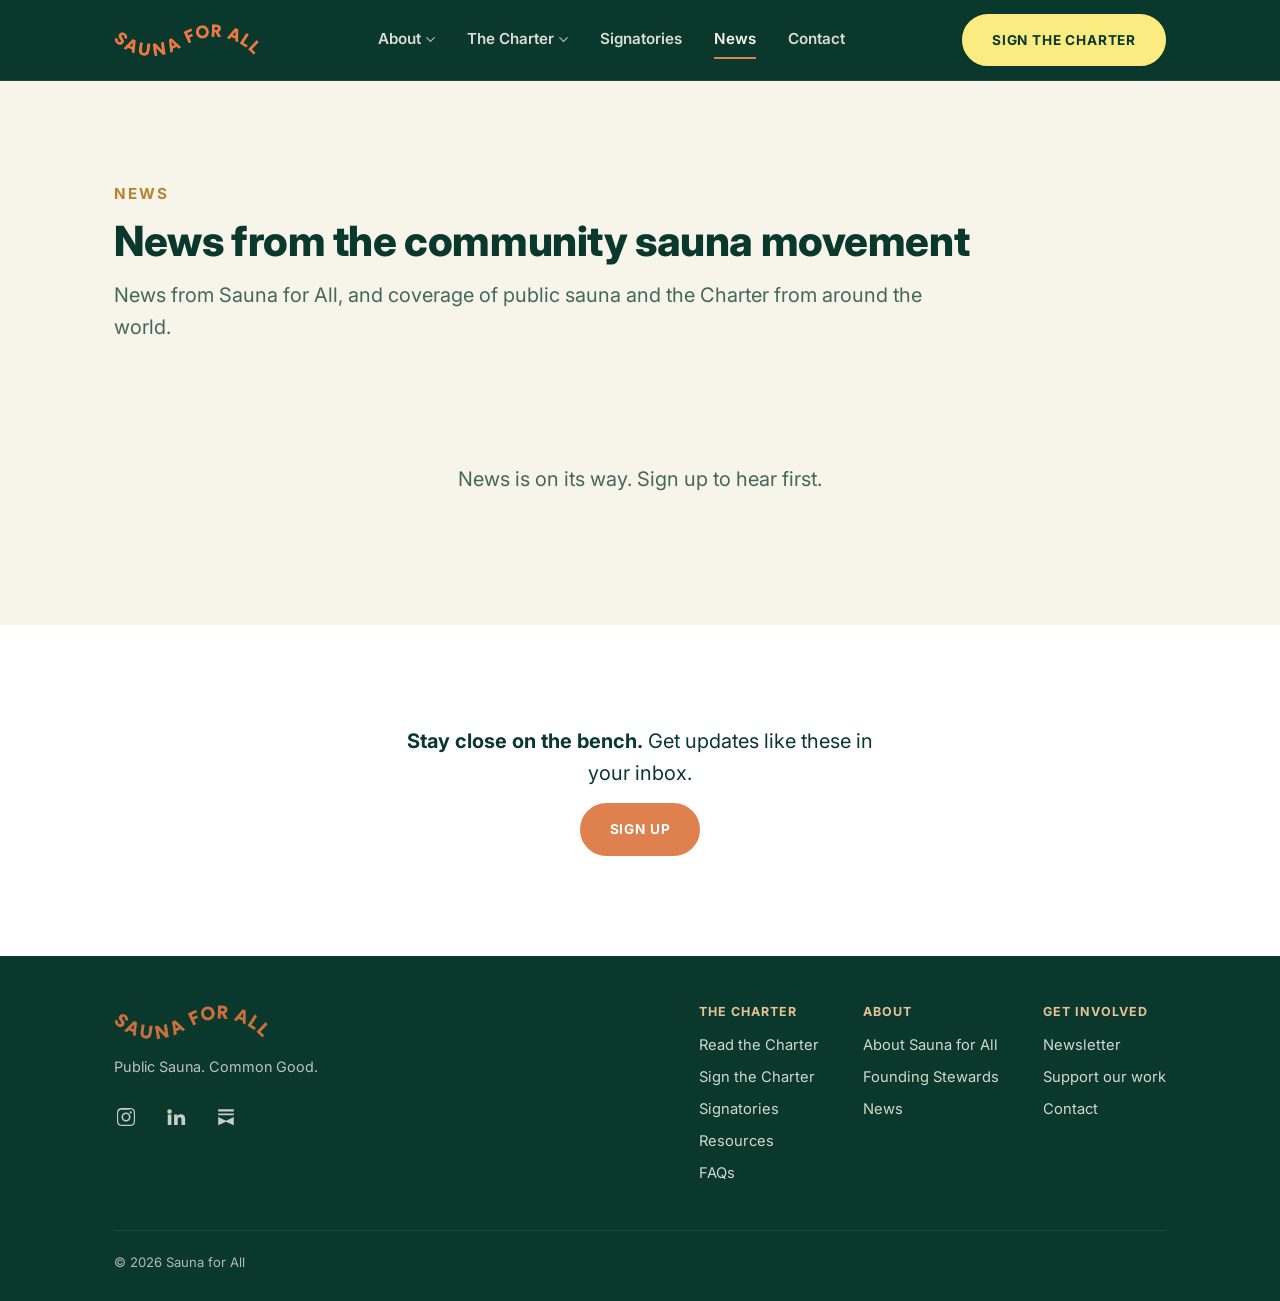
<file: news.html>
<!DOCTYPE html>
<html lang="en">
<head>
<meta charset="UTF-8">
<meta name="viewport" content="width=device-width, initial-scale=1.0">
<!-- Google Tag Manager -->
<script>(function(w,d,s,l,i){w[l]=w[l]||[];w[l].push({'gtm.start':
new Date().getTime(),event:'gtm.js'});var f=d.getElementsByTagName(s)[0],
j=d.createElement(s),dl=l!='dataLayer'?'&l='+l:'';j.async=true;j.src=
'https://www.googletagmanager.com/gtm.js?id='+i+dl;f.parentNode.insertBefore(j,f);
})(window,document,'script','dataLayer','GTM-NRCW94M5');</script>
<!-- End Google Tag Manager -->
<title>Community Sauna News and Updates | Sauna for All</title>
<meta name="description" content="Stories from the movement and coverage of public and community sauna worldwide. Updates on the Charter, new signatories, and what comes next.">
<link rel="canonical" href="https://saunaforall.org/news">
<meta name="robots" content="index, follow">
<meta property="og:site_name" content="Sauna for All">
<meta property="og:type" content="website">
<meta property="og:title" content="Community Sauna News and Updates | Sauna for All">
<meta property="og:description" content="Stories from the movement and coverage of public and community sauna worldwide. Updates on the Charter, new signatories, and what comes next.">
<meta property="og:url" content="https://saunaforall.org/news">
<meta property="og:image" content="https://saunaforall.org/images/photos/sauna-for-all-2026-14.jpg">
<meta property="og:locale" content="en_CA">
<meta name="twitter:card" content="summary_large_image">
<meta name="twitter:title" content="Community Sauna News and Updates | Sauna for All">
<meta name="twitter:description" content="Stories from the movement and coverage of public and community sauna worldwide. Updates on the Charter, new signatories, and what comes next.">
<meta name="twitter:image" content="https://saunaforall.org/images/photos/sauna-for-all-2026-14.jpg">
<link rel="icon" href="/favicon.ico" sizes="48x48">
<link rel="icon" href="/images/favicon/favicon-32.png" type="image/png" sizes="32x32">
<link rel="apple-touch-icon" href="/images/favicon/apple-touch-icon.png">
<link rel="manifest" href="/site.webmanifest">
<meta name="theme-color" content="#0A382D">

<link rel="stylesheet" href="css/style.css">
</head>
<body class="">
<!-- Google Tag Manager (noscript) -->
<noscript><iframe src="https://www.googletagmanager.com/ns.html?id=GTM-NRCW94M5"
height="0" width="0" style="display:none;visibility:hidden"></iframe></noscript>
<!-- End Google Tag Manager (noscript) -->
<header class="site-header">
  <div class="nav">
    <a href="/" class="nav-logo" aria-label="Sauna for All, home"><img src="/images/logo/sauna-for-all-orange.png" alt="" style="height:34px; width:auto;"></a>
    <nav class="nav-links" id="navLinks">
      <div class="nav-item">
      <a href="/about">About<svg class="nav-caret" viewBox="0 0 12 8" fill="none" stroke="currentColor" stroke-width="1.6" stroke-linecap="round"><path d="M1 1.5l5 5 5-5"/></svg></a>
      <div class="nav-dropdown"><a href="/about">Our story</a>
<a href="/about#stewards">Founding Stewards</a>
<a href="/about#gratitude">With gratitude</a></div>
    </div>
<div class="nav-item">
      <a href="/charter">The Charter<svg class="nav-caret" viewBox="0 0 12 8" fill="none" stroke="currentColor" stroke-width="1.6" stroke-linecap="round"><path d="M1 1.5l5 5 5-5"/></svg></a>
      <div class="nav-dropdown"><a href="/charter">Read the Charter</a>
<a href="/resources">Resources</a>
<a href="/faqs">FAQs</a></div>
    </div>
<a href="/signatories">Signatories</a>
<a href="/news" class="active">News</a>
<a href="/contact">Contact</a>
    </nav>
    <div class="nav-cta">
      <a href="/signatories#sign" class="btn btn-primary">Sign the Charter</a>
    </div>
    <button class="nav-toggle" id="navToggle" aria-label="Toggle menu" aria-expanded="false">
      <svg viewBox="0 0 24 24" fill="none" stroke="currentColor" stroke-width="2" stroke-linecap="round"><path d="M3 6h18M3 12h18M3 18h18"/></svg>
    </button>
  </div>
</header>
<main>
<section class="section bg-cream" style="padding-bottom:0;" id="news-header">
  <div class="container">
    <span class="eyebrow" style="color:var(--gold);">News</span>
    <h1 style="font-size:clamp(2rem,4vw,2.6rem); margin:14px 0 16px;">News from the community sauna movement</h1>
    <p class="lede muted" style="max-width:64ch;">News from Sauna for All, and coverage of public sauna and the Charter from around the world.</p>
  </div>
</section><section class="section bg-cream" id="updates">
  <div class="container">
    <div class="card-grid" id="newsGrid" data-feed-endpoint=""></div>
    <p class="lede muted" id="newsEmpty" style="text-align:center; padding:20px 0; ">News is on its way. Sign up to hear first.</p>
    <div style="text-align:center; margin-top:10px;">
      <button type="button" id="newsLoadMore" class="btn btn-outline-dark" style="display:none;">Load more</button>
    </div>
  </div>
</section><section class="section bg-white" id="news-newsletter">
  <div class="container" style="max-width:640px; text-align:center;">
    <p class="lede"><strong>Stay close on the bench.</strong> Get updates like these in your inbox.</p>
    <a href="https://saunaforall.substack.com/subscribe" class="btn btn-solid-orange" style="margin-top:14px; display:inline-block;">Sign up</a>
  </div>
</section>
</main>
<footer class="site-footer">
  <div class="container">
    <div class="footer-grid">
      <div class="footer-col" style="max-width:340px;">
        <a href="/" aria-label="Sauna for All, home"><img src="/images/logo/sauna-for-all-orange.png" alt="" style="height:36px; width:auto;"></a>
        <p class="small" style="margin-top:16px; opacity:0.75;">Public Sauna. Common Good.</p>
        <div class="social-links"><a href="https://www.instagram.com/sauna_for_all/" target="_blank" rel="noopener" aria-label="Sauna for All on Instagram" title="Instagram"><svg viewBox="0 0 24 24" aria-hidden="true" focusable="false"><path d="M12 2.2c3.2 0 3.6 0 4.85.07 1.17.05 1.8.25 2.23.41.56.22.96.48 1.38.9.42.42.68.82.9 1.38.16.42.36 1.06.41 2.23.06 1.25.07 1.65.07 4.85s0 3.6-.07 4.85c-.05 1.17-.25 1.8-.41 2.23-.22.56-.48.96-.9 1.38-.42.42-.82.68-1.38.9-.42.16-1.06.36-2.23.41-1.25.06-1.65.07-4.85.07s-3.6 0-4.85-.07c-1.17-.05-1.8-.25-2.23-.41a3.8 3.8 0 0 1-1.38-.9 3.8 3.8 0 0 1-.9-1.38c-.16-.42-.36-1.06-.41-2.23C2.21 15.6 2.2 15.2 2.2 12s0-3.6.07-4.85c.05-1.17.25-1.8.41-2.23.22-.56.48-.96.9-1.38.42-.42.82-.68 1.38-.9.42-.16 1.06-.36 2.23-.41C8.44 2.21 8.84 2.2 12 2.2Zm0 1.8c-3.14 0-3.5.01-4.74.07-.9.04-1.38.19-1.7.31-.43.17-.73.37-1.05.69-.32.32-.52.62-.69 1.05-.12.32-.27.8-.31 1.7C3.45 8.5 3.44 8.86 3.44 12s.01 3.5.07 4.74c.4.9.19 1.38.31 1.7.17.43.37.73.69 1.05.32.32.62.52 1.05.69.32.12.8.27 1.7.31 1.24.06 1.6.07 4.74.07s3.5-.01 4.74-.07c.9-.04 1.38-.19 1.7-.31.43-.17.73-.37 1.05-.69.32-.32.52-.62.69-1.05.12-.32.27-.8.31-1.7.06-1.24.07-1.6.07-4.74s-.01-3.5-.07-4.74c-.04-.9-.19-1.38-.31-1.7a2.8 2.8 0 0 0-.69-1.05 2.8 2.8 0 0 0-1.05-.69c-.32-.12-.8-.27-1.7-.31C15.5 4.01 15.14 4 12 4Zm0 3.06a4.94 4.94 0 1 1 0 9.88 4.94 4.94 0 0 1 0-9.88Zm0 1.8a3.14 3.14 0 1 0 0 6.28 3.14 3.14 0 0 0 0-6.28Zm5.14-.72a1.15 1.15 0 1 1 0-2.3 1.15 1.15 0 0 1 0 2.3Z"/></svg></a><a href="https://www.linkedin.com/company/sauna-for-all/" target="_blank" rel="noopener" aria-label="Sauna for All on LinkedIn" title="LinkedIn"><svg viewBox="0 0 24 24" aria-hidden="true" focusable="false"><path d="M4.98 3.5a2.5 2.5 0 1 1 0 5 2.5 2.5 0 0 1 0-5ZM3 9.25h4v11.5H3V9.25Zm6.5 0h3.83v1.57h.06c.53-.95 1.84-1.95 3.78-1.95 4.04 0 4.79 2.5 4.79 5.76v6.12h-4v-5.43c0-1.3-.03-2.96-1.9-2.96-1.9 0-2.19 1.4-2.19 2.86v5.53h-4V9.25Z"/></svg></a><a href="https://saunaforall.substack.com/" target="_blank" rel="noopener" aria-label="Sauna for All on Substack" title="Substack"><svg viewBox="0 0 24 24" aria-hidden="true" focusable="false"><path d="M3.5 3.5h17v2.6h-17V3.5Zm0 4.55h17V10h-17V8.05Zm0 4.06L12 16.2l8.5-4.09V21L12 17.2 3.5 21v-8.89Z"/></svg></a></div>
      </div>
      <div class="footer-links">
        <div class="footer-col">
          <h2 class="footer-heading">The Charter</h2>
          <a href="/charter">Read the Charter</a>
          <a href="/signatories#sign">Sign the Charter</a>
          <a href="/signatories">Signatories</a>
          <a href="/resources">Resources</a>
          <a href="/faqs">FAQs</a>
        </div>
        <div class="footer-col">
          <h2 class="footer-heading">About</h2>
          <a href="/about">About Sauna for All</a>
          <a href="/about#stewards">Founding Stewards</a>
          <a href="/news">News</a>
        </div>
        <div class="footer-col">
          <h2 class="footer-heading">Get involved</h2>
          <a href="https://saunaforall.substack.com">Newsletter</a>
          <a href="https://opencollective.com/sauna_for_all">Support our work</a>
          <a href="/contact">Contact</a>
        </div>
      </div>
    </div>
    <div class="footer-bottom">
      <span>&copy; 2026 Sauna for All</span>
    </div>
  </div>
</footer>
<script src="js/main.js"></script>
<script src="js/news-feed.js"></script>
<script src="js/signatories-feed.js"></script>
</body>
</html>
</file>
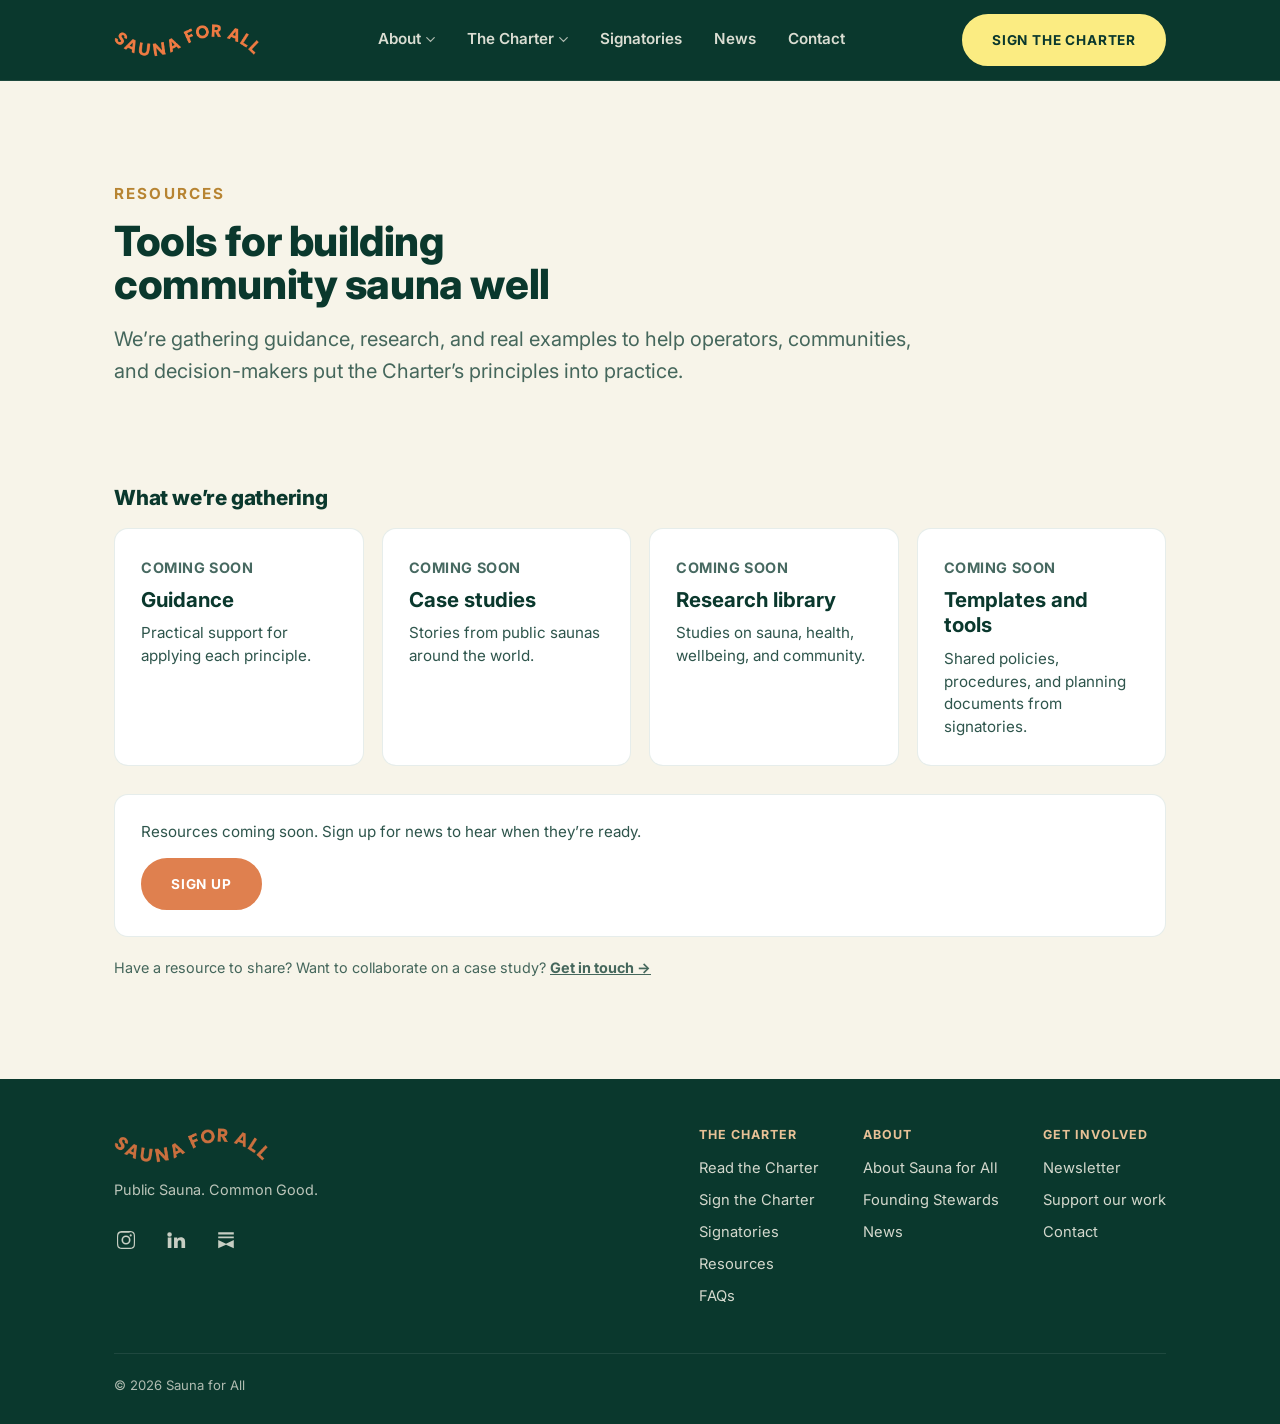
<file: resources.html>
<!DOCTYPE html>
<html lang="en">
<head>
<meta charset="UTF-8">
<meta name="viewport" content="width=device-width, initial-scale=1.0">
<!-- Google Tag Manager -->
<script>(function(w,d,s,l,i){w[l]=w[l]||[];w[l].push({'gtm.start':
new Date().getTime(),event:'gtm.js'});var f=d.getElementsByTagName(s)[0],
j=d.createElement(s),dl=l!='dataLayer'?'&l='+l:'';j.async=true;j.src=
'https://www.googletagmanager.com/gtm.js?id='+i+dl;f.parentNode.insertBefore(j,f);
})(window,document,'script','dataLayer','GTM-NRCW94M5');</script>
<!-- End Google Tag Manager -->
<title>Community Sauna Resources and Research | Sauna for All</title>
<meta name="description" content="Guidance, case studies, research and templates for building community sauna well, shared by the operators putting the Charter into practice.">
<link rel="canonical" href="https://saunaforall.org/resources">
<meta name="robots" content="noindex, follow">
<meta property="og:site_name" content="Sauna for All">
<meta property="og:type" content="website">
<meta property="og:title" content="Community Sauna Resources and Research | Sauna for All">
<meta property="og:description" content="Guidance, case studies, research and templates for building community sauna well, shared by the operators putting the Charter into practice.">
<meta property="og:url" content="https://saunaforall.org/resources">
<meta property="og:image" content="https://saunaforall.org/images/photos/sauna-for-all-2026-14.jpg">
<meta property="og:locale" content="en_CA">
<meta name="twitter:card" content="summary_large_image">
<meta name="twitter:title" content="Community Sauna Resources and Research | Sauna for All">
<meta name="twitter:description" content="Guidance, case studies, research and templates for building community sauna well, shared by the operators putting the Charter into practice.">
<meta name="twitter:image" content="https://saunaforall.org/images/photos/sauna-for-all-2026-14.jpg">
<link rel="icon" href="/favicon.ico" sizes="48x48">
<link rel="icon" href="/images/favicon/favicon-32.png" type="image/png" sizes="32x32">
<link rel="apple-touch-icon" href="/images/favicon/apple-touch-icon.png">
<link rel="manifest" href="/site.webmanifest">
<meta name="theme-color" content="#0A382D">

<link rel="stylesheet" href="css/style.css">
</head>
<body class="">
<!-- Google Tag Manager (noscript) -->
<noscript><iframe src="https://www.googletagmanager.com/ns.html?id=GTM-NRCW94M5"
height="0" width="0" style="display:none;visibility:hidden"></iframe></noscript>
<!-- End Google Tag Manager (noscript) -->
<header class="site-header">
  <div class="nav">
    <a href="/" class="nav-logo" aria-label="Sauna for All, home"><img src="/images/logo/sauna-for-all-orange.png" alt="" style="height:34px; width:auto;"></a>
    <nav class="nav-links" id="navLinks">
      <div class="nav-item">
      <a href="/about">About<svg class="nav-caret" viewBox="0 0 12 8" fill="none" stroke="currentColor" stroke-width="1.6" stroke-linecap="round"><path d="M1 1.5l5 5 5-5"/></svg></a>
      <div class="nav-dropdown"><a href="/about">Our story</a>
<a href="/about#stewards">Founding Stewards</a>
<a href="/about#gratitude">With gratitude</a></div>
    </div>
<div class="nav-item">
      <a href="/charter">The Charter<svg class="nav-caret" viewBox="0 0 12 8" fill="none" stroke="currentColor" stroke-width="1.6" stroke-linecap="round"><path d="M1 1.5l5 5 5-5"/></svg></a>
      <div class="nav-dropdown"><a href="/charter">Read the Charter</a>
<a href="/resources">Resources</a>
<a href="/faqs">FAQs</a></div>
    </div>
<a href="/signatories">Signatories</a>
<a href="/news">News</a>
<a href="/contact">Contact</a>
    </nav>
    <div class="nav-cta">
      <a href="/signatories#sign" class="btn btn-primary">Sign the Charter</a>
    </div>
    <button class="nav-toggle" id="navToggle" aria-label="Toggle menu" aria-expanded="false">
      <svg viewBox="0 0 24 24" fill="none" stroke="currentColor" stroke-width="2" stroke-linecap="round"><path d="M3 6h18M3 12h18M3 18h18"/></svg>
    </button>
  </div>
</header>
<main>
<section class="section bg-cream" style="padding-bottom:0;" id="resources-header">
  <div class="container">
    <span class="eyebrow" style="color:var(--gold);">Resources</span>
    <h1 style="font-size:clamp(2rem,4vw,2.6rem); margin:14px 0 16px; max-width:20ch;">Tools for building community sauna well</h1>
    <p class="lede muted" style="max-width:64ch;">We&rsquo;re gathering guidance, research, and real examples to help operators, communities, and decision-makers put the Charter&rsquo;s principles into practice.</p>
  </div>
</section>
<section class="section bg-cream">
  <div class="container">
    <h2 style="font-size:1.3rem; margin-bottom:18px;">What we&rsquo;re gathering</h2>
    <div class="card-grid-4"><div class="info-card">
      <span class="small muted" style="font-weight:700; text-transform:uppercase; letter-spacing:0.04em;">Coming soon</span>
      <h3 style="margin-top:8px;">Guidance</h3>
      <p>Practical support for applying each principle.</p>
    </div><div class="info-card">
      <span class="small muted" style="font-weight:700; text-transform:uppercase; letter-spacing:0.04em;">Coming soon</span>
      <h3 style="margin-top:8px;">Case studies</h3>
      <p>Stories from public saunas around the world.</p>
    </div><div class="info-card">
      <span class="small muted" style="font-weight:700; text-transform:uppercase; letter-spacing:0.04em;">Coming soon</span>
      <h3 style="margin-top:8px;">Research library</h3>
      <p>Studies on sauna, health, wellbeing, and community.</p>
    </div><div class="info-card">
      <span class="small muted" style="font-weight:700; text-transform:uppercase; letter-spacing:0.04em;">Coming soon</span>
      <h3 style="margin-top:8px;">Templates and tools</h3>
      <p>Shared policies, procedures, and planning documents from signatories.</p>
    </div></div>
    <div class="info-card" style="margin-top:28px;">
      <p style="margin-bottom:14px;">Resources coming soon. Sign up for news to hear when they&rsquo;re ready.</p>
      <a href="https://saunaforall.substack.com/subscribe" class="btn btn-solid-orange" style="display:inline-block;">Sign up</a>
    </div>
    <p class="small muted" style="margin-top:20px;">Have a resource to share? Want to collaborate on a case study? <a href="/contact" style="text-decoration:underline; font-weight:700;">Get in touch&nbsp;&rarr;</a></p>
  </div>
</section>
</main>
<footer class="site-footer">
  <div class="container">
    <div class="footer-grid">
      <div class="footer-col" style="max-width:340px;">
        <a href="/" aria-label="Sauna for All, home"><img src="/images/logo/sauna-for-all-orange.png" alt="" style="height:36px; width:auto;"></a>
        <p class="small" style="margin-top:16px; opacity:0.75;">Public Sauna. Common Good.</p>
        <div class="social-links"><a href="https://www.instagram.com/sauna_for_all/" target="_blank" rel="noopener" aria-label="Sauna for All on Instagram" title="Instagram"><svg viewBox="0 0 24 24" aria-hidden="true" focusable="false"><path d="M12 2.2c3.2 0 3.6 0 4.85.07 1.17.05 1.8.25 2.23.41.56.22.96.48 1.38.9.42.42.68.82.9 1.38.16.42.36 1.06.41 2.23.06 1.25.07 1.65.07 4.85s0 3.6-.07 4.85c-.05 1.17-.25 1.8-.41 2.23-.22.56-.48.96-.9 1.38-.42.42-.82.68-1.38.9-.42.16-1.06.36-2.23.41-1.25.06-1.65.07-4.85.07s-3.6 0-4.85-.07c-1.17-.05-1.8-.25-2.23-.41a3.8 3.8 0 0 1-1.38-.9 3.8 3.8 0 0 1-.9-1.38c-.16-.42-.36-1.06-.41-2.23C2.21 15.6 2.2 15.2 2.2 12s0-3.6.07-4.85c.05-1.17.25-1.8.41-2.23.22-.56.48-.96.9-1.38.42-.42.82-.68 1.38-.9.42-.16 1.06-.36 2.23-.41C8.44 2.21 8.84 2.2 12 2.2Zm0 1.8c-3.14 0-3.5.01-4.74.07-.9.04-1.38.19-1.7.31-.43.17-.73.37-1.05.69-.32.32-.52.62-.69 1.05-.12.32-.27.8-.31 1.7C3.45 8.5 3.44 8.86 3.44 12s.01 3.5.07 4.74c.4.9.19 1.38.31 1.7.17.43.37.73.69 1.05.32.32.62.52 1.05.69.32.12.8.27 1.7.31 1.24.06 1.6.07 4.74.07s3.5-.01 4.74-.07c.9-.04 1.38-.19 1.7-.31.43-.17.73-.37 1.05-.69.32-.32.52-.62.69-1.05.12-.32.27-.8.31-1.7.06-1.24.07-1.6.07-4.74s-.01-3.5-.07-4.74c-.04-.9-.19-1.38-.31-1.7a2.8 2.8 0 0 0-.69-1.05 2.8 2.8 0 0 0-1.05-.69c-.32-.12-.8-.27-1.7-.31C15.5 4.01 15.14 4 12 4Zm0 3.06a4.94 4.94 0 1 1 0 9.88 4.94 4.94 0 0 1 0-9.88Zm0 1.8a3.14 3.14 0 1 0 0 6.28 3.14 3.14 0 0 0 0-6.28Zm5.14-.72a1.15 1.15 0 1 1 0-2.3 1.15 1.15 0 0 1 0 2.3Z"/></svg></a><a href="https://www.linkedin.com/company/sauna-for-all/" target="_blank" rel="noopener" aria-label="Sauna for All on LinkedIn" title="LinkedIn"><svg viewBox="0 0 24 24" aria-hidden="true" focusable="false"><path d="M4.98 3.5a2.5 2.5 0 1 1 0 5 2.5 2.5 0 0 1 0-5ZM3 9.25h4v11.5H3V9.25Zm6.5 0h3.83v1.57h.06c.53-.95 1.84-1.95 3.78-1.95 4.04 0 4.79 2.5 4.79 5.76v6.12h-4v-5.43c0-1.3-.03-2.96-1.9-2.96-1.9 0-2.19 1.4-2.19 2.86v5.53h-4V9.25Z"/></svg></a><a href="https://saunaforall.substack.com/" target="_blank" rel="noopener" aria-label="Sauna for All on Substack" title="Substack"><svg viewBox="0 0 24 24" aria-hidden="true" focusable="false"><path d="M3.5 3.5h17v2.6h-17V3.5Zm0 4.55h17V10h-17V8.05Zm0 4.06L12 16.2l8.5-4.09V21L12 17.2 3.5 21v-8.89Z"/></svg></a></div>
      </div>
      <div class="footer-links">
        <div class="footer-col">
          <h2 class="footer-heading">The Charter</h2>
          <a href="/charter">Read the Charter</a>
          <a href="/signatories#sign">Sign the Charter</a>
          <a href="/signatories">Signatories</a>
          <a href="/resources">Resources</a>
          <a href="/faqs">FAQs</a>
        </div>
        <div class="footer-col">
          <h2 class="footer-heading">About</h2>
          <a href="/about">About Sauna for All</a>
          <a href="/about#stewards">Founding Stewards</a>
          <a href="/news">News</a>
        </div>
        <div class="footer-col">
          <h2 class="footer-heading">Get involved</h2>
          <a href="https://saunaforall.substack.com">Newsletter</a>
          <a href="https://opencollective.com/sauna_for_all">Support our work</a>
          <a href="/contact">Contact</a>
        </div>
      </div>
    </div>
    <div class="footer-bottom">
      <span>&copy; 2026 Sauna for All</span>
    </div>
  </div>
</footer>
<script src="js/main.js"></script>
<script src="js/news-feed.js"></script>
<script src="js/signatories-feed.js"></script>
</body>
</html>
</file>
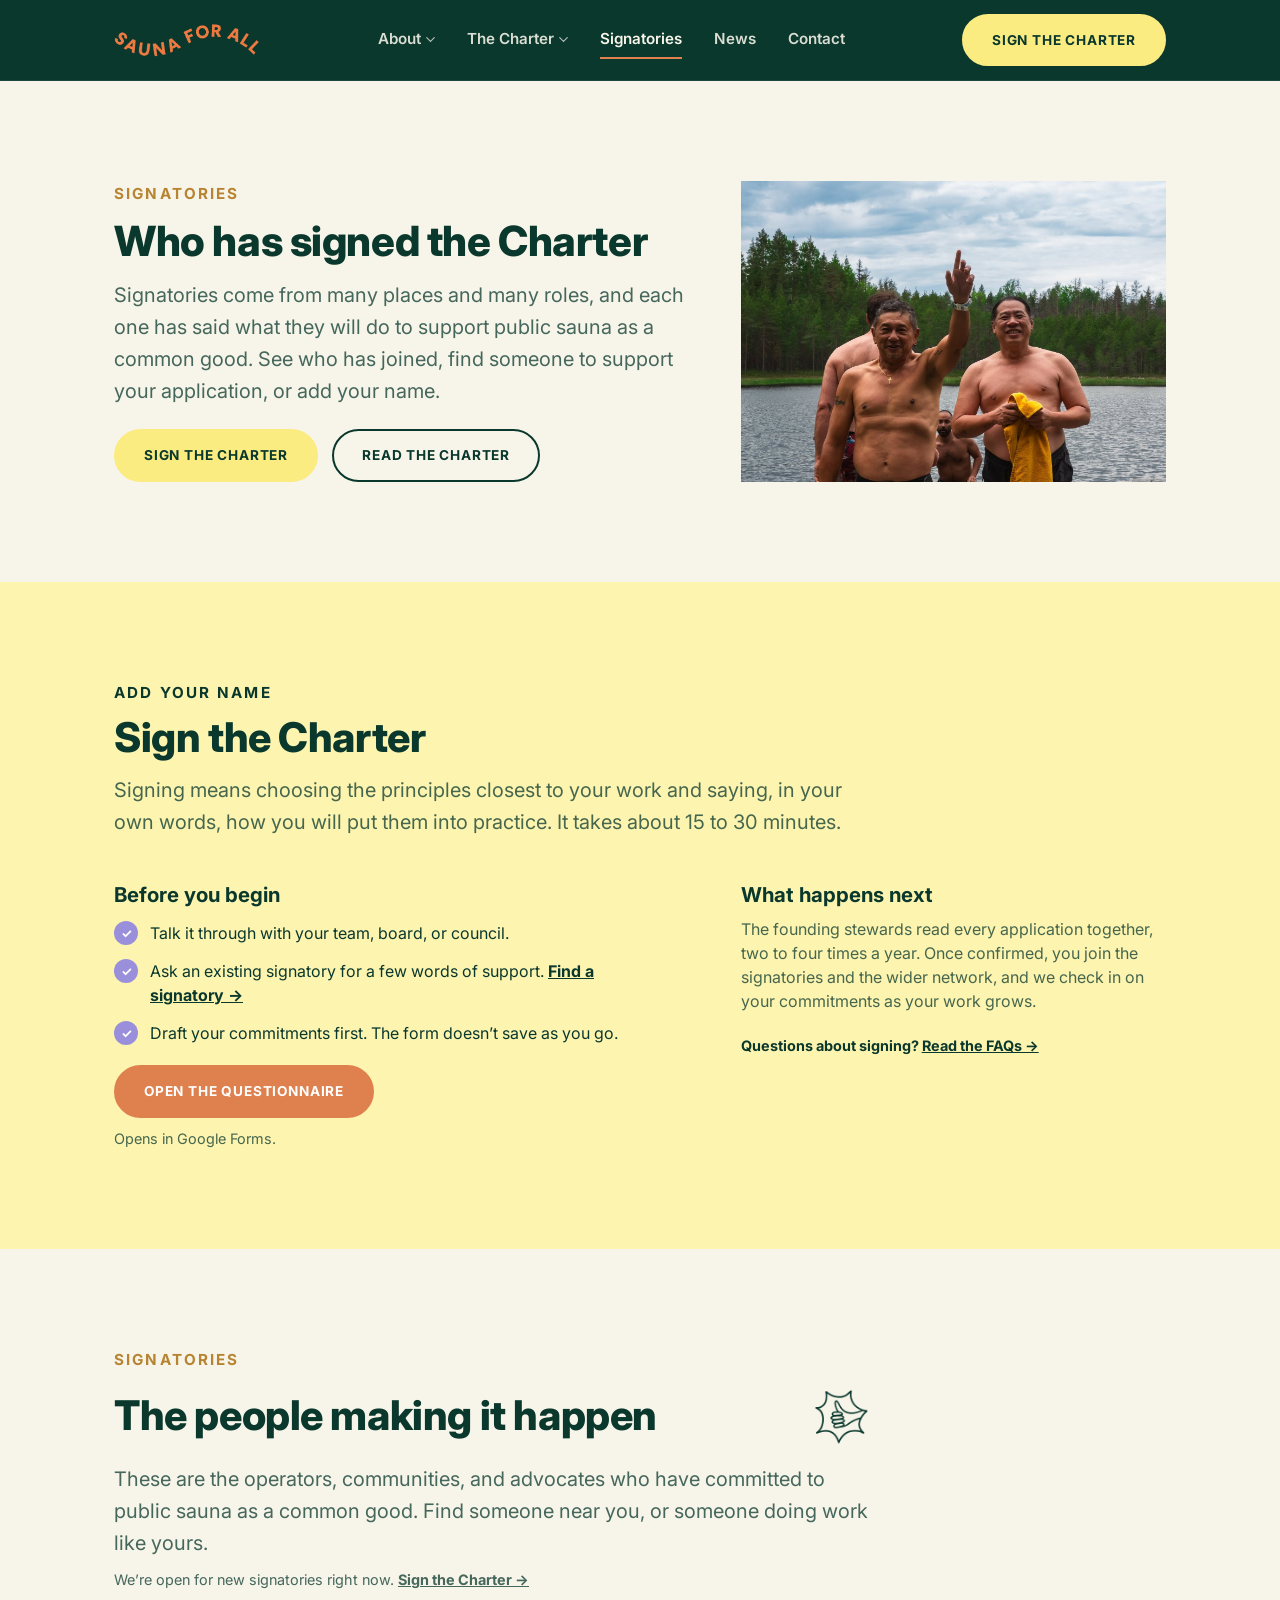
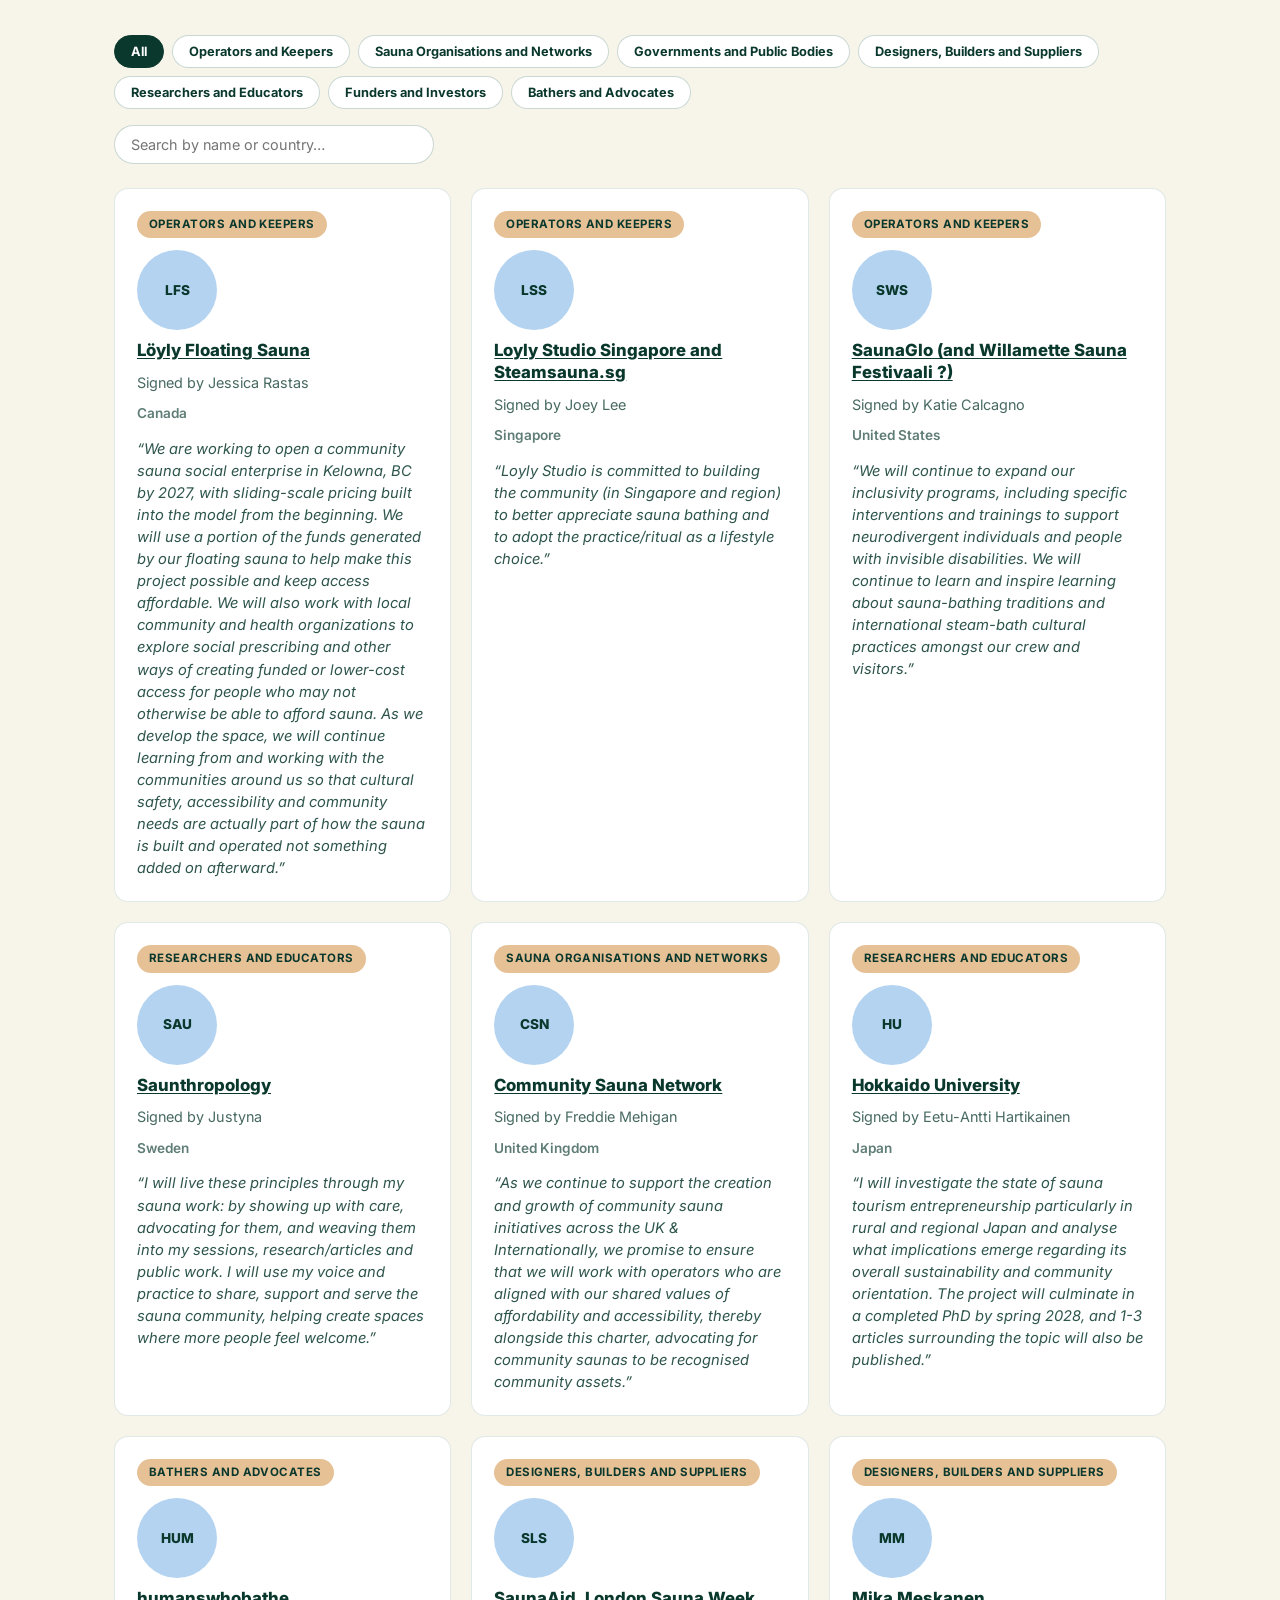
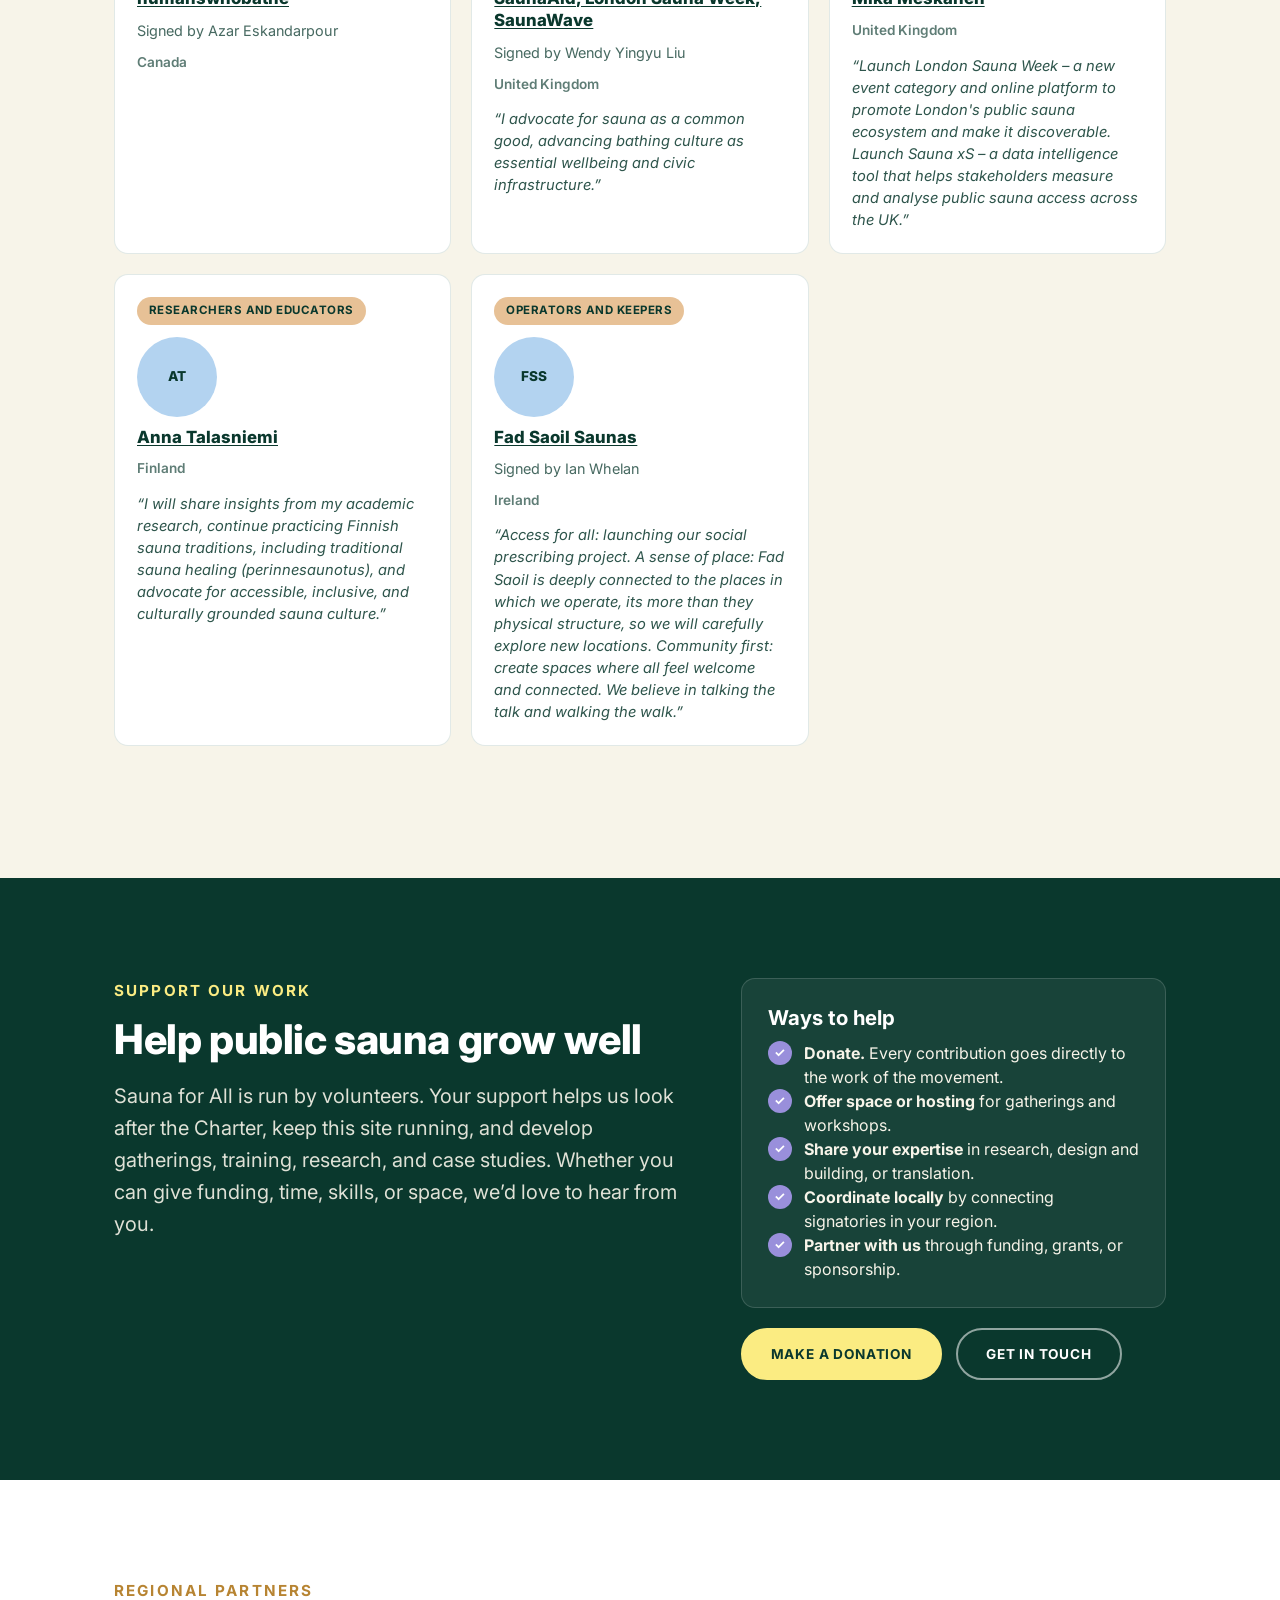
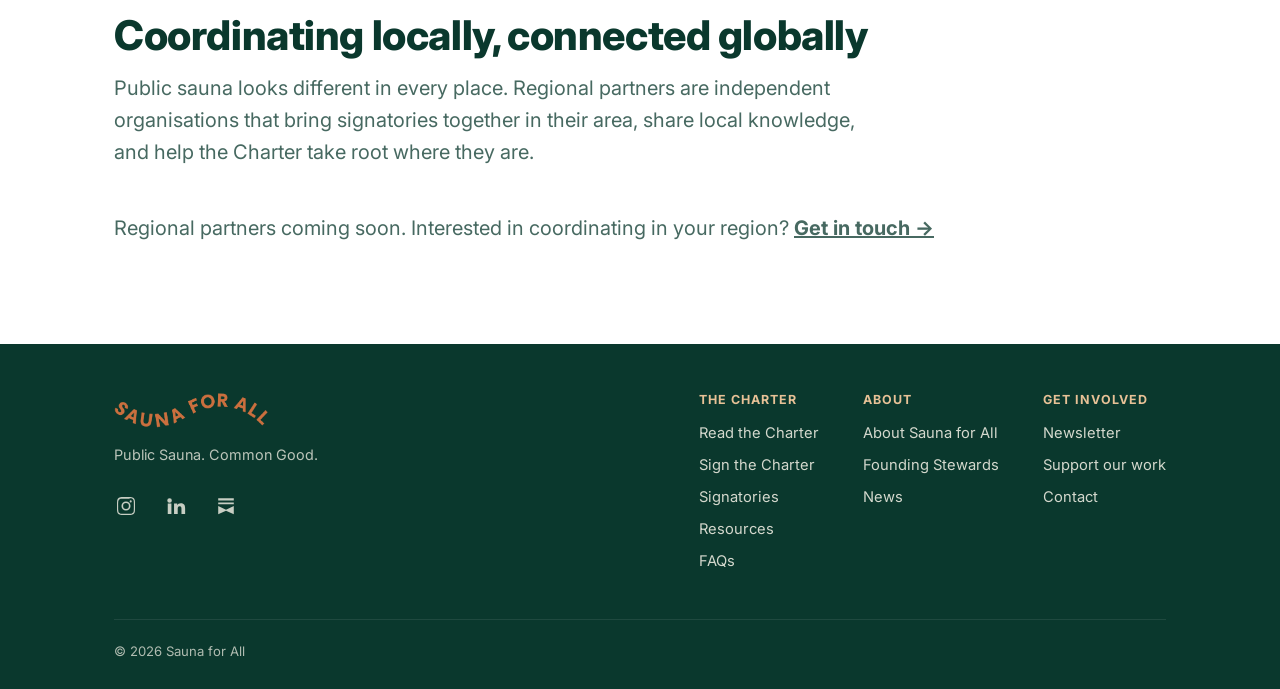
<file: signatories.html>
<!DOCTYPE html>
<html lang="en">
<head>
<meta charset="UTF-8">
<meta name="viewport" content="width=device-width, initial-scale=1.0">
<!-- Google Tag Manager -->
<script>(function(w,d,s,l,i){w[l]=w[l]||[];w[l].push({'gtm.start':
new Date().getTime(),event:'gtm.js'});var f=d.getElementsByTagName(s)[0],
j=d.createElement(s),dl=l!='dataLayer'?'&l='+l:'';j.async=true;j.src=
'https://www.googletagmanager.com/gtm.js?id='+i+dl;f.parentNode.insertBefore(j,f);
})(window,document,'script','dataLayer','GTM-NRCW94M5');</script>
<!-- End Google Tag Manager -->
<title>Who Has Signed the Charter | Sauna for All</title>
<meta name="description" content="Community sauna operators, researchers, designers and advocates in nine countries have signed the Public Sauna-Bathing Charter. Add your name.">
<link rel="canonical" href="https://saunaforall.org/signatories">
<meta name="robots" content="index, follow">
<meta property="og:site_name" content="Sauna for All">
<meta property="og:type" content="website">
<meta property="og:title" content="Who Has Signed the Charter | Sauna for All">
<meta property="og:description" content="Community sauna operators, researchers, designers and advocates in nine countries have signed the Public Sauna-Bathing Charter. Add your name.">
<meta property="og:url" content="https://saunaforall.org/signatories">
<meta property="og:image" content="https://saunaforall.org/images/photos/sauna-for-all-signatories-hero.jpg">
<meta property="og:locale" content="en_CA">
<meta name="twitter:card" content="summary_large_image">
<meta name="twitter:title" content="Who Has Signed the Charter | Sauna for All">
<meta name="twitter:description" content="Community sauna operators, researchers, designers and advocates in nine countries have signed the Public Sauna-Bathing Charter. Add your name.">
<meta name="twitter:image" content="https://saunaforall.org/images/photos/sauna-for-all-signatories-hero.jpg">
<link rel="icon" href="/favicon.ico" sizes="48x48">
<link rel="icon" href="/images/favicon/favicon-32.png" type="image/png" sizes="32x32">
<link rel="apple-touch-icon" href="/images/favicon/apple-touch-icon.png">
<link rel="manifest" href="/site.webmanifest">
<meta name="theme-color" content="#0A382D">

<link rel="stylesheet" href="css/style.css">
</head>
<body class="">
<!-- Google Tag Manager (noscript) -->
<noscript><iframe src="https://www.googletagmanager.com/ns.html?id=GTM-NRCW94M5"
height="0" width="0" style="display:none;visibility:hidden"></iframe></noscript>
<!-- End Google Tag Manager (noscript) -->
<header class="site-header">
  <div class="nav">
    <a href="/" class="nav-logo" aria-label="Sauna for All, home"><img src="/images/logo/sauna-for-all-orange.png" alt="" style="height:34px; width:auto;"></a>
    <nav class="nav-links" id="navLinks">
      <div class="nav-item">
      <a href="/about">About<svg class="nav-caret" viewBox="0 0 12 8" fill="none" stroke="currentColor" stroke-width="1.6" stroke-linecap="round"><path d="M1 1.5l5 5 5-5"/></svg></a>
      <div class="nav-dropdown"><a href="/about">Our story</a>
<a href="/about#stewards">Founding Stewards</a>
<a href="/about#gratitude">With gratitude</a></div>
    </div>
<div class="nav-item">
      <a href="/charter">The Charter<svg class="nav-caret" viewBox="0 0 12 8" fill="none" stroke="currentColor" stroke-width="1.6" stroke-linecap="round"><path d="M1 1.5l5 5 5-5"/></svg></a>
      <div class="nav-dropdown"><a href="/charter">Read the Charter</a>
<a href="/resources">Resources</a>
<a href="/faqs">FAQs</a></div>
    </div>
<a href="/signatories" class="active">Signatories</a>
<a href="/news">News</a>
<a href="/contact">Contact</a>
    </nav>
    <div class="nav-cta">
      <a href="/signatories#sign" class="btn btn-primary">Sign the Charter</a>
    </div>
    <button class="nav-toggle" id="navToggle" aria-label="Toggle menu" aria-expanded="false">
      <svg viewBox="0 0 24 24" fill="none" stroke="currentColor" stroke-width="2" stroke-linecap="round"><path d="M3 6h18M3 12h18M3 18h18"/></svg>
    </button>
  </div>
</header>
<main>
<section class="section bg-cream" id="signatories-header">
  <div class="container two-col">
    <div>
      <span class="eyebrow" style="color:var(--gold);">Signatories</span>
      <h1 style="font-size:clamp(2rem,4vw,2.6rem); margin:14px 0 16px; max-width:24ch;">Who has signed the Charter</h1>
      <p class="lede muted" style="max-width:52ch;">Signatories come from many places and many roles, and each one has said what they will do to support public sauna as a common good. See who has joined, find someone to support your application, or add your name.</p>
      <div class="hero-actions" style="margin-top:22px;">
        <a href="#sign" class="btn btn-primary">Sign the Charter</a>
        <a href="/charter" class="btn btn-outline-dark">Read the Charter</a>
      </div>
    </div>
    <img src="/images/photos/sauna-for-all-signatories-hero.jpg" alt="Signatories celebrating together on a lake dock after a sauna" style="width:100%; height:100%; object-fit:cover;">
  </div>
</section><section class="section" id="sign" style="background:#FDF4B0;">
  <div class="container">
    <div class="section-head">
      <span class="eyebrow">Add your name</span>
      <h2>Sign the Charter</h2>
      <p class="lede muted">Signing means choosing the principles closest to your work and saying, in your own words, how you will put them into practice. It takes about 15 to 30 minutes.</p>
    </div>
    <div class="two-col">
      <div>
        <h3>Before you begin</h3>
        <ul class="is-list list-spaced" style="margin-top:14px;"><li><span>Talk it through with your team, board, or council.</span></li><li><span>Ask an existing signatory for a few words of support. <a href="#list" style="text-decoration:underline; font-weight:700;">Find a signatory&nbsp;&rarr;</a></span></li><li><span>Draft your commitments first. The form doesn&rsquo;t save as you go.</span></li></ul>
        <a href="https://docs.google.com/forms/d/e/1FAIpQLSf425hWeCCmQFa1IF_nrGu9ihbM8rB3MAqawdu-3lPVfFCtgg/viewform?usp=header" class="btn btn-solid-orange" target="_blank" rel="noopener" style="margin-top:20px; display:inline-block;">Open the questionnaire</a>
        <p class="small muted" style="margin-top:10px;">Opens in Google Forms.</p>
      </div>
      <div>
        <h3>What happens next</h3>
        <p class="muted" style="margin-top:10px;">The founding stewards read every application together, two to four times a year. Once confirmed, you join the signatories and the wider network, and we check in on your commitments as your work grows.</p>
        <p class="small" style="margin-top:22px; font-weight:700;">Questions about signing? <a href="/faqs" style="text-decoration:underline;">Read the FAQs&nbsp;&rarr;</a></p>
      </div>
    </div>
  </div>
</section><section class="section bg-cream" id="list">
  <div class="container">
    <div class="section-head">
      <span class="eyebrow">Signatories</span>
      <div style="display:flex; align-items:center; justify-content:space-between; gap:16px; flex-wrap:wrap;">
        <h2 style="margin:0;">The people making it happen</h2>
        <img src="/images/icons/thumbs-up.png" alt="" style="width:67px; height:67px; flex-shrink:0;" loading="lazy">
      </div>
      <p class="lede muted" style="margin-top:14px;">These are the operators, communities, and advocates who have committed to public sauna as a common good. Find someone near you, or someone doing work like yours.</p>
      <p class="small muted" style="margin-top:10px;">We&rsquo;re open for new signatories right now. <a href="#sign" style="text-decoration:underline; font-weight:700;">Sign the Charter&nbsp;&rarr;</a></p>
    </div>
    <div class="filter-bar">
      <span id="signatoryFilterLabel">Filter by role</span>
      <div class="filter-chips" id="signatoryFilters">
        <button type="button" class="filter-chip active" data-category="">All</button>
        <button type="button" class="filter-chip" data-category="Operators and Keepers">Operators and Keepers</button><button type="button" class="filter-chip" data-category="Sauna Organisations and Networks">Sauna Organisations and Networks</button><button type="button" class="filter-chip" data-category="Governments and Public Bodies">Governments and Public Bodies</button><button type="button" class="filter-chip" data-category="Designers, Builders and Suppliers">Designers, Builders and Suppliers</button><button type="button" class="filter-chip" data-category="Researchers and Educators">Researchers and Educators</button><button type="button" class="filter-chip" data-category="Funders and Investors">Funders and Investors</button><button type="button" class="filter-chip" data-category="Bathers and Advocates">Bathers and Advocates</button>
      </div>
      <input type="search" id="signatorySearch" class="filter-search" placeholder="Search by name or country&hellip;" aria-label="Search signatories">
    </div>
    <div class="signatories-grid" id="signatoriesGrid" data-feed-endpoint="https://sauna-for-all-signatories-feed.tiny-block-645d.workers.dev" data-page-size="12"><div class="signatory-card" data-categories="Operators and Keepers" data-search="Löyly Floating Sauna Signed by Jessica Rastas Canada" data-country="Canada">
      <div class="signatory-card-top">
        <div class="category-pills"><span class="category-pill">Operators and Keepers</span></div>
        <div class="logo-tile" style="width:80px; height:80px; border-radius:50%; border:none; background:var(--light-blue); font-size:0.85rem; font-weight:800; color:var(--green-dark);">LFS</div>
      </div>
      <h3 class="signatory-name"><a href="https://www.loylyfloatingsauna.ca" class="signatory-name-link" target="_blank" rel="noopener">Löyly Floating Sauna</a></h3>
      <div class="small muted">Signed by Jessica Rastas</div>
      <div class="signatory-country">Canada</div>
      <p class="signatory-commitment">&ldquo;We are working to open a community sauna social enterprise in Kelowna, BC by 2027, with sliding-scale pricing built into the model from the beginning. We will use a portion of the funds generated by our floating sauna to help make this project possible and keep access affordable.

We will also work with local community and health organizations to explore social prescribing and other ways of creating funded or lower-cost access for people who may not otherwise be able to afford sauna.

As we develop the space, we will continue learning from and working with the communities around us so that cultural safety, accessibility and community needs are actually part of how the sauna is built and operated not something added on afterward.&rdquo;</p>
    </div><div class="signatory-card" data-categories="Operators and Keepers" data-search="Loyly Studio Singapore and Steamsauna.sg Signed by Joey Lee Singapore" data-country="Singapore">
      <div class="signatory-card-top">
        <div class="category-pills"><span class="category-pill">Operators and Keepers</span></div>
        <div class="logo-tile" style="width:80px; height:80px; border-radius:50%; border:none; background:var(--light-blue); font-size:0.85rem; font-weight:800; color:var(--green-dark);">LSS</div>
      </div>
      <h3 class="signatory-name"><a href="https://www.loylystudio.sg/" class="signatory-name-link" target="_blank" rel="noopener">Loyly Studio Singapore and Steamsauna.sg</a></h3>
      <div class="small muted">Signed by Joey Lee</div>
      <div class="signatory-country">Singapore</div>
      <p class="signatory-commitment">&ldquo;Loyly Studio is committed to building the community (in Singapore and region) to better appreciate sauna bathing and to adopt the practice/ritual as a lifestyle choice.&rdquo;</p>
    </div><div class="signatory-card" data-categories="Operators and Keepers" data-search="SaunaGlo (and Willamette Sauna Festivaali ?) Signed by Katie Calcagno United States" data-country="United States">
      <div class="signatory-card-top">
        <div class="category-pills"><span class="category-pill">Operators and Keepers</span></div>
        <div class="logo-tile" style="width:80px; height:80px; border-radius:50%; border:none; background:var(--light-blue); font-size:0.85rem; font-weight:800; color:var(--green-dark);">SWS</div>
      </div>
      <h3 class="signatory-name"><a href="https://www.saunaglo.com" class="signatory-name-link" target="_blank" rel="noopener">SaunaGlo (and Willamette Sauna Festivaali ?)</a></h3>
      <div class="small muted">Signed by Katie Calcagno</div>
      <div class="signatory-country">United States</div>
      <p class="signatory-commitment">&ldquo;We will continue to expand our inclusivity programs, including specific interventions and trainings to support neurodivergent individuals and people with invisible disabilities.

We will continue to learn and inspire learning about sauna-bathing traditions and international steam-bath cultural practices amongst our crew and visitors.&rdquo;</p>
    </div><div class="signatory-card" data-categories="Researchers and Educators" data-search="Saunthropology Signed by Justyna Sweden" data-country="Sweden">
      <div class="signatory-card-top">
        <div class="category-pills"><span class="category-pill">Researchers and Educators</span></div>
        <div class="logo-tile" style="width:80px; height:80px; border-radius:50%; border:none; background:var(--light-blue); font-size:0.85rem; font-weight:800; color:var(--green-dark);">SAU</div>
      </div>
      <h3 class="signatory-name"><a href="https://saunthropology.substack.com/" class="signatory-name-link" target="_blank" rel="noopener">Saunthropology</a></h3>
      <div class="small muted">Signed by Justyna</div>
      <div class="signatory-country">Sweden</div>
      <p class="signatory-commitment">&ldquo;I will live these principles through my sauna work: by showing up with care, advocating for them, and weaving them into my sessions, research/articles and public work. I will use my voice and practice to share, support and serve the sauna community, helping create spaces where more people feel welcome.&rdquo;</p>
    </div><div class="signatory-card" data-categories="Sauna Organisations and Networks" data-search="Community Sauna Network Signed by Freddie Mehigan United Kingdom" data-country="United Kingdom">
      <div class="signatory-card-top">
        <div class="category-pills"><span class="category-pill">Sauna Organisations and Networks</span></div>
        <div class="logo-tile" style="width:80px; height:80px; border-radius:50%; border:none; background:var(--light-blue); font-size:0.85rem; font-weight:800; color:var(--green-dark);">CSN</div>
      </div>
      <h3 class="signatory-name"><a href="https://communitysaunanetwork.co.uk/" class="signatory-name-link" target="_blank" rel="noopener">Community Sauna Network</a></h3>
      <div class="small muted">Signed by Freddie Mehigan</div>
      <div class="signatory-country">United Kingdom</div>
      <p class="signatory-commitment">&ldquo;As we continue to support the creation and growth of community sauna initiatives across the UK & Internationally, we promise to ensure that we will work with operators who are aligned with our shared values of affordability and accessibility, thereby alongside this charter, advocating for community saunas to be recognised community assets.&rdquo;</p>
    </div><div class="signatory-card" data-categories="Researchers and Educators" data-search="Hokkaido University Signed by Eetu-Antti Hartikainen Japan" data-country="Japan">
      <div class="signatory-card-top">
        <div class="category-pills"><span class="category-pill">Researchers and Educators</span></div>
        <div class="logo-tile" style="width:80px; height:80px; border-radius:50%; border:none; background:var(--light-blue); font-size:0.85rem; font-weight:800; color:var(--green-dark);">HU</div>
      </div>
      <h3 class="signatory-name"><a href="https://hartikainen.pro/" class="signatory-name-link" target="_blank" rel="noopener">Hokkaido University</a></h3>
      <div class="small muted">Signed by Eetu-Antti Hartikainen</div>
      <div class="signatory-country">Japan</div>
      <p class="signatory-commitment">&ldquo;I will investigate the state of sauna tourism entrepreneurship particularly in rural and regional Japan and analyse what implications emerge regarding its overall sustainability and community orientation. The project will culminate in a completed PhD by spring 2028, and 1-3 articles surrounding the topic will also be published.&rdquo;</p>
    </div><div class="signatory-card" data-categories="Bathers and Advocates" data-search="humanswhobathe Signed by Azar Eskandarpour Canada" data-country="Canada">
      <div class="signatory-card-top">
        <div class="category-pills"><span class="category-pill">Bathers and Advocates</span></div>
        <div class="logo-tile" style="width:80px; height:80px; border-radius:50%; border:none; background:var(--light-blue); font-size:0.85rem; font-weight:800; color:var(--green-dark);">HUM</div>
      </div>
      <h3 class="signatory-name"><a href="https://humanswhobathe.com" class="signatory-name-link" target="_blank" rel="noopener">humanswhobathe</a></h3>
      <div class="small muted">Signed by Azar Eskandarpour</div>
      <div class="signatory-country">Canada</div>
      
    </div><div class="signatory-card" data-categories="Designers, Builders and Suppliers" data-search="SaunaAid, London Sauna Week, SaunaWave Signed by Wendy Yingyu Liu United Kingdom" data-country="United Kingdom">
      <div class="signatory-card-top">
        <div class="category-pills"><span class="category-pill">Designers, Builders and Suppliers</span></div>
        <div class="logo-tile" style="width:80px; height:80px; border-radius:50%; border:none; background:var(--light-blue); font-size:0.85rem; font-weight:800; color:var(--green-dark);">SLS</div>
      </div>
      <h3 class="signatory-name"><a href="https://LondonSaunaWeek.com" class="signatory-name-link" target="_blank" rel="noopener">SaunaAid, London Sauna Week, SaunaWave</a></h3>
      <div class="small muted">Signed by Wendy Yingyu Liu</div>
      <div class="signatory-country">United Kingdom</div>
      <p class="signatory-commitment">&ldquo;I advocate for sauna as a common good, advancing bathing culture as essential wellbeing and civic infrastructure.&rdquo;</p>
    </div><div class="signatory-card" data-categories="Designers, Builders and Suppliers" data-search="Mika Meskanen  United Kingdom" data-country="United Kingdom">
      <div class="signatory-card-top">
        <div class="category-pills"><span class="category-pill">Designers, Builders and Suppliers</span></div>
        <div class="logo-tile" style="width:80px; height:80px; border-radius:50%; border:none; background:var(--light-blue); font-size:0.85rem; font-weight:800; color:var(--green-dark);">MM</div>
      </div>
      <h3 class="signatory-name"><span class="signatory-name-link">Mika Meskanen</span></h3>
      
      <div class="signatory-country">United Kingdom</div>
      <p class="signatory-commitment">&ldquo;Launch London Sauna Week – a new event category and online platform to promote London's public sauna ecosystem and make it discoverable.
Launch Sauna xS – a data intelligence tool that helps stakeholders measure and analyse public sauna access across the UK.&rdquo;</p>
    </div><div class="signatory-card" data-categories="Researchers and Educators" data-search="Anna Talasniemi  Finland" data-country="Finland">
      <div class="signatory-card-top">
        <div class="category-pills"><span class="category-pill">Researchers and Educators</span></div>
        <div class="logo-tile" style="width:80px; height:80px; border-radius:50%; border:none; background:var(--light-blue); font-size:0.85rem; font-weight:800; color:var(--green-dark);">AT</div>
      </div>
      <h3 class="signatory-name"><span class="signatory-name-link">Anna Talasniemi</span></h3>
      
      <div class="signatory-country">Finland</div>
      <p class="signatory-commitment">&ldquo;I will share insights from my academic research, continue practicing Finnish sauna traditions, including traditional sauna healing (perinnesaunotus), and advocate for accessible, inclusive, and culturally grounded sauna culture.&rdquo;</p>
    </div><div class="signatory-card" data-categories="Operators and Keepers" data-search="Fad Saoil Saunas Signed by Ian Whelan Ireland" data-country="Ireland">
      <div class="signatory-card-top">
        <div class="category-pills"><span class="category-pill">Operators and Keepers</span></div>
        <div class="logo-tile" style="width:80px; height:80px; border-radius:50%; border:none; background:var(--light-blue); font-size:0.85rem; font-weight:800; color:var(--green-dark);">FSS</div>
      </div>
      <h3 class="signatory-name"><a href="https://www.fadsaoilsaunas.com/" class="signatory-name-link" target="_blank" rel="noopener">Fad Saoil Saunas</a></h3>
      <div class="small muted">Signed by Ian Whelan</div>
      <div class="signatory-country">Ireland</div>
      <p class="signatory-commitment">&ldquo;Access for all: launching our social prescribing project. A sense of place: Fad Saoil is deeply connected to the places in which we operate, its more than they physical structure, so we will carefully explore new locations. Community first: create spaces where all feel welcome and connected. We believe in talking the talk and walking the walk.&rdquo;</p>
    </div></div>
    <p class="filter-empty" id="signatoryEmpty">No signatories match your search yet. Try another filter, or sign up for news to hear when new signatories join.</p>
    <div class="signatories-more">
      <button type="button" class="btn btn-outline-dark" id="signatoryShowMore" hidden>Show more</button>
    </div>
  </div>
</section><section class="section bg-green" id="support">
  <div class="container">
    <div class="two-col">
      <div>
        <span class="eyebrow">Support our work</span>
        <h2 style="margin:14px 0 18px; color:var(--white);">Help public sauna grow well</h2>
        <p class="lede" style="opacity:0.9;">Sauna for All is run by volunteers. Your support helps us look after the Charter, keep this site running, and develop gatherings, training, research, and case studies. Whether you can give funding, time, skills, or space, we&rsquo;d love to hear from you.</p>
      </div>
      <div class="stack-20">
        <div class="info-card on-green">
          <h3 style="color:var(--white);">Ways to help</h3>
          <ul class="is-list" style="margin-top:10px; color:var(--cream);"><li><span><strong>Donate.</strong> Every contribution goes directly to the work of the movement.</span></li><li><span><strong>Offer space or hosting</strong> for gatherings and workshops.</span></li><li><span><strong>Share your expertise</strong> in research, design and building, or translation.</span></li><li><span><strong>Coordinate locally</strong> by connecting signatories in your region.</span></li><li><span><strong>Partner with us</strong> through funding, grants, or sponsorship.</span></li></ul>
        </div>
        <div class="hero-actions">
          <a href="https://opencollective.com/sauna_for_all" class="btn btn-primary">Make a donation</a>
          <a href="/contact" class="btn btn-outline-light">Get in touch</a>
        </div>
      </div>
    </div>
  </div>
</section><section class="section bg-white" id="regional-partners">
  <div class="container">
    <div class="section-head">
      <span class="eyebrow">Regional partners</span>
      <h2>Coordinating locally, connected globally</h2>
      <p class="lede muted">Public sauna looks different in every place. Regional partners are independent organisations that bring signatories together in their area, share local knowledge, and help the Charter take root where they are.</p>
    </div>
    <p class="lede muted">Regional partners coming soon. Interested in coordinating in your region? <a href="/contact" style="text-decoration:underline; font-weight:700;">Get in touch&nbsp;&rarr;</a></p>
  </div>
</section><script>window.SIGNATORY_ORDER = ["löylyfloatingsauna", "loylystudiosingaporeandsteamsaunasg", "saunagloandwillamettesaunafestivaali", "saunthropology", "communitysaunanetwork", "hokkaidouniversity", "humanswhobathe", "saunaaidlondonsaunaweeksaunawave", "mikameskanen", "annatalasniemi", "fadsaoilsaunas"];</script><script>window.SIGNATORY_SPLITS = {};</script><script>window.SIGNATORY_LOGOS = {};</script>
</main>
<footer class="site-footer">
  <div class="container">
    <div class="footer-grid">
      <div class="footer-col" style="max-width:340px;">
        <a href="/" aria-label="Sauna for All, home"><img src="/images/logo/sauna-for-all-orange.png" alt="" style="height:36px; width:auto;"></a>
        <p class="small" style="margin-top:16px; opacity:0.75;">Public Sauna. Common Good.</p>
        <div class="social-links"><a href="https://www.instagram.com/sauna_for_all/" target="_blank" rel="noopener" aria-label="Sauna for All on Instagram" title="Instagram"><svg viewBox="0 0 24 24" aria-hidden="true" focusable="false"><path d="M12 2.2c3.2 0 3.6 0 4.85.07 1.17.05 1.8.25 2.23.41.56.22.96.48 1.38.9.42.42.68.82.9 1.38.16.42.36 1.06.41 2.23.06 1.25.07 1.65.07 4.85s0 3.6-.07 4.85c-.05 1.17-.25 1.8-.41 2.23-.22.56-.48.96-.9 1.38-.42.42-.82.68-1.38.9-.42.16-1.06.36-2.23.41-1.25.06-1.65.07-4.85.07s-3.6 0-4.85-.07c-1.17-.05-1.8-.25-2.23-.41a3.8 3.8 0 0 1-1.38-.9 3.8 3.8 0 0 1-.9-1.38c-.16-.42-.36-1.06-.41-2.23C2.21 15.6 2.2 15.2 2.2 12s0-3.6.07-4.85c.05-1.17.25-1.8.41-2.23.22-.56.48-.96.9-1.38.42-.42.82-.68 1.38-.9.42-.16 1.06-.36 2.23-.41C8.44 2.21 8.84 2.2 12 2.2Zm0 1.8c-3.14 0-3.5.01-4.74.07-.9.04-1.38.19-1.7.31-.43.17-.73.37-1.05.69-.32.32-.52.62-.69 1.05-.12.32-.27.8-.31 1.7C3.45 8.5 3.44 8.86 3.44 12s.01 3.5.07 4.74c.4.9.19 1.38.31 1.7.17.43.37.73.69 1.05.32.32.62.52 1.05.69.32.12.8.27 1.7.31 1.24.06 1.6.07 4.74.07s3.5-.01 4.74-.07c.9-.04 1.38-.19 1.7-.31.43-.17.73-.37 1.05-.69.32-.32.52-.62.69-1.05.12-.32.27-.8.31-1.7.06-1.24.07-1.6.07-4.74s-.01-3.5-.07-4.74c-.04-.9-.19-1.38-.31-1.7a2.8 2.8 0 0 0-.69-1.05 2.8 2.8 0 0 0-1.05-.69c-.32-.12-.8-.27-1.7-.31C15.5 4.01 15.14 4 12 4Zm0 3.06a4.94 4.94 0 1 1 0 9.88 4.94 4.94 0 0 1 0-9.88Zm0 1.8a3.14 3.14 0 1 0 0 6.28 3.14 3.14 0 0 0 0-6.28Zm5.14-.72a1.15 1.15 0 1 1 0-2.3 1.15 1.15 0 0 1 0 2.3Z"/></svg></a><a href="https://www.linkedin.com/company/sauna-for-all/" target="_blank" rel="noopener" aria-label="Sauna for All on LinkedIn" title="LinkedIn"><svg viewBox="0 0 24 24" aria-hidden="true" focusable="false"><path d="M4.98 3.5a2.5 2.5 0 1 1 0 5 2.5 2.5 0 0 1 0-5ZM3 9.25h4v11.5H3V9.25Zm6.5 0h3.83v1.57h.06c.53-.95 1.84-1.95 3.78-1.95 4.04 0 4.79 2.5 4.79 5.76v6.12h-4v-5.43c0-1.3-.03-2.96-1.9-2.96-1.9 0-2.19 1.4-2.19 2.86v5.53h-4V9.25Z"/></svg></a><a href="https://saunaforall.substack.com/" target="_blank" rel="noopener" aria-label="Sauna for All on Substack" title="Substack"><svg viewBox="0 0 24 24" aria-hidden="true" focusable="false"><path d="M3.5 3.5h17v2.6h-17V3.5Zm0 4.55h17V10h-17V8.05Zm0 4.06L12 16.2l8.5-4.09V21L12 17.2 3.5 21v-8.89Z"/></svg></a></div>
      </div>
      <div class="footer-links">
        <div class="footer-col">
          <h2 class="footer-heading">The Charter</h2>
          <a href="/charter">Read the Charter</a>
          <a href="/signatories#sign">Sign the Charter</a>
          <a href="/signatories">Signatories</a>
          <a href="/resources">Resources</a>
          <a href="/faqs">FAQs</a>
        </div>
        <div class="footer-col">
          <h2 class="footer-heading">About</h2>
          <a href="/about">About Sauna for All</a>
          <a href="/about#stewards">Founding Stewards</a>
          <a href="/news">News</a>
        </div>
        <div class="footer-col">
          <h2 class="footer-heading">Get involved</h2>
          <a href="https://saunaforall.substack.com">Newsletter</a>
          <a href="https://opencollective.com/sauna_for_all">Support our work</a>
          <a href="/contact">Contact</a>
        </div>
      </div>
    </div>
    <div class="footer-bottom">
      <span>&copy; 2026 Sauna for All</span>
    </div>
  </div>
</footer>
<script src="js/main.js"></script>
<script src="js/news-feed.js"></script>
<script src="js/signatories-feed.js"></script>
</body>
</html>
</file>
<file: css/style.css>
/* ==========================================================================
   Sauna For All — Design System
   Font: Inter (Google Fonts)
   ========================================================================== */

@import url('https://fonts.googleapis.com/css2?family=Inter:ital,wght@0,400;0,500;0,600;0,700;0,800;1,400;1,600&display=swap');

:root{
  /* Brand palette -- exact values from the Sauna for All style guide (SPEC.md Section 3) */
  --dark-green:   #0A382D;  /* main background AND main text colour */
  --cream:        #f7f4e9;  /* light section backgrounds */
  --orange:       #df804f;  /* logo and accents */
  --sand:         #e7c196;  /* Home: Evidence section background */
  --light-blue:   #b3d3f0;  /* Charter: Who can sign background; About steward/advisor photo backgrounds */
  --purple:       #998FDB;  /* check circles in "What the Charter is" */
  --brown:        #C58E35;  /* cross circles in "What the Charter isn't" */

  /* Legacy/general-use aliases kept so existing components keep working during the rebuild */
  --green:        var(--dark-green);
  --green-dark:   var(--dark-green);
  --ink:          var(--dark-green);
  --tan:          var(--sand);
  --gold:         #b78432;  /* general accent (eyebrows, small links) -- distinct from principle 03's brown */
  --yellow:       #fbec82;
  --light-green:  #afcc90;
  --olive:        #899246;
  --blue:         #739EB5;
  --lavender:     #cec9fd;
  --mist:         #eef3ea;
  --white:        #ffffff;

  /* Principle colours 01-10, in spec order (SPEC.md Section 3) */
  --principle-01: #e7c196;  /* Access for All */
  --principle-02: #df804f;  /* Shared Heat, Shared Space */
  --principle-03: #C58E35;  /* Honour Tradition */
  --principle-04: #fbec82;  /* Public Good Before Private Gain */
  --principle-05: #afcc90;  /* A Sense of Place */
  --principle-06: #969F4C;  /* Community First */
  --principle-07: #b3d3f0;  /* Tended With Care */
  --principle-08: #739EB5;  /* Reciprocity with the Natural World */
  --principle-09: #cec9fd;  /* Wellbeing That Circulates */
  --principle-10: #998FDB;  /* Recognised and Resourced */

  --radius-pill: 999px;
  --radius-md: 14px;
  --radius-lg: 22px;

  --container: 1180px;
  --gutter: clamp(20px, 5vw, 64px);

  --shadow-card: 0 2px 0 rgba(15,77,59,0.08);
  --transition: 180ms ease;
}

/* Principle colour utilities -- background fill (Charter page icon circles) and
   underline colour (Homepage icon grid), keyed to the 10 principles above. */
.principle-fill-01{ background: var(--principle-01); }
.principle-fill-02{ background: var(--principle-02); }
.principle-fill-03{ background: var(--principle-03); }
.principle-fill-04{ background: var(--principle-04); }
.principle-fill-05{ background: var(--principle-05); }
.principle-fill-06{ background: var(--principle-06); }
.principle-fill-07{ background: var(--principle-07); }
.principle-fill-08{ background: var(--principle-08); }
.principle-fill-09{ background: var(--principle-09); }
.principle-fill-10{ background: var(--principle-10); }

.principle-underline-01{ text-decoration-color: var(--principle-01); }
.principle-underline-02{ text-decoration-color: var(--principle-02); }
.principle-underline-03{ text-decoration-color: var(--principle-03); }
.principle-underline-04{ text-decoration-color: var(--principle-04); }
.principle-underline-05{ text-decoration-color: var(--principle-05); }
.principle-underline-06{ text-decoration-color: var(--principle-06); }
.principle-underline-07{ text-decoration-color: var(--principle-07); }
.principle-underline-08{ text-decoration-color: var(--principle-08); }
.principle-underline-09{ text-decoration-color: var(--principle-09); }
.principle-underline-10{ text-decoration-color: var(--principle-10); }

/* Check/cross circles (SPEC.md Section 3, CSS given verbatim) */
.is-list li::before  { content: "\2713"; background: var(--purple); }
.isnt-list li::before { content: "\2715"; background: var(--brown); }
.is-list li::before, .isnt-list li::before {
  display: inline-flex; align-items: center; justify-content: center;
  width: 1.5rem; height: 1.5rem; margin-right: .75rem;
  border-radius: 50%; color: #fff; font-size: .8rem; font-weight: 700;
  flex-shrink: 0;
}
.is-list li, .isnt-list li { display: flex; align-items: flex-start; list-style: none; }

/* mint checkmark variant (e.g. the homepage "Evidence" list) -- same
   circle/spacing as .is-list, just a different checkmark colour */
.is-list.check-mint li::before{ background:#afcc90; }

/* extra breathing room between items, for lists whose entries are often
   a single line each (e.g. the Charter's "is / isn't" columns) so they
   don't read as one bunched-up block */
.list-spaced li{ margin-top:14px; }
.list-spaced li:first-child{ margin-top:0; }

*, *::before, *::after{ box-sizing: border-box; }
html{ scroll-behavior: smooth; }
body{
  margin:0;
  font-family: 'Inter', -apple-system, BlinkMacSystemFont, 'Segoe UI', sans-serif;
  color: var(--ink);
  background: var(--white);
  -webkit-font-smoothing: antialiased;
  line-height: 1.5;
  overflow-x: hidden;
}
img{ max-width:100%; display:block; }
a{ color: inherit; text-decoration: none; }
ul{ margin:0; padding:0; list-style:none; }
h1,h2,h3,h4,p{ margin:0; }
button{ font-family: inherit; cursor: pointer; }

.container{
  max-width: var(--container);
  margin: 0 auto;
  padding: 0 var(--gutter);
}

section{ position: relative; }

/* ---------- Type scale ---------- */
h1, .h1{ font-size: clamp(2.4rem, 5vw, 4.2rem); font-weight: 800; line-height: 1.04; letter-spacing: -0.01em; }
h2, .h2{ font-size: clamp(1.8rem, 3.2vw, 2.6rem); font-weight: 800; line-height: 1.1; letter-spacing: -0.01em; }
h3, .h3{ font-size: clamp(1.15rem, 1.6vw, 1.4rem); font-weight: 700; line-height: 1.25; }
.eyebrow{
  font-size: 0.95rem;
  font-weight: 700;
  letter-spacing: 0.14em;
  text-transform: uppercase;
}
.lede{ font-size: clamp(1.05rem, 1.6vw, 1.25rem); line-height: 1.6; }
.small{ font-size: 0.9rem; }
.muted{ opacity: 0.75; }

/* ---------- Buttons ---------- */
.btn{
  display: inline-flex;
  align-items: center;
  justify-content: center;
  gap: 8px;
  padding: 14px 28px;
  border-radius: var(--radius-pill);
  font-weight: 700;
  font-size: 0.85rem;
  letter-spacing: 0.06em;
  text-transform: uppercase;
  border: 2px solid transparent;
  transition: transform var(--transition), background var(--transition), color var(--transition), border-color var(--transition);
  white-space: nowrap;
}
.btn:hover{ transform: translateY(-2px); }
.btn-primary{ background: var(--yellow); color: var(--green-dark); border-color: var(--yellow); }
.btn-primary:hover{ background: var(--white); border-color: var(--white); }
.btn-outline-light{ background: transparent; color: var(--white); border-color: rgba(255,255,255,0.55); }
.btn-outline-light:hover{ border-color: var(--white); background: rgba(255,255,255,0.08); }
.btn-outline-dark{ background: transparent; color: var(--green-dark); border-color: var(--green-dark); }
.btn-outline-dark:hover{ background: var(--green-dark); color: var(--white); }
.btn-solid-orange{ background: var(--orange); color: var(--white); border-color: var(--orange); }
.btn-solid-orange:hover{ background: var(--green-dark); border-color: var(--green-dark); }
.btn-block{ width: 100%; }

/* ---------- Header / Nav ---------- */
.site-header{
  position: sticky;
  top: 0;
  z-index: 100;
  background: var(--green);
  border-bottom: 1px solid rgba(255,255,255,0.08);
}
.nav{
  display: flex;
  align-items: center;
  justify-content: space-between;
  padding: 14px var(--gutter);
  max-width: var(--container);
  margin: 0 auto;
  gap: 24px;
}
.nav-logo{ display:flex; align-items:center; height: 40px; flex-shrink:0; }
.nav-logo svg, .nav-logo img{ height: 100%; width: auto; }
.nav-links{
  display:flex;
  align-items:center;
  gap: 32px;
  flex: 1;
  justify-content: center;
}
.nav-links a{
  color: var(--cream);
  font-weight: 600;
  font-size: 0.95rem;
  opacity: 0.88;
  transition: opacity var(--transition);
  padding: 6px 0;
  border-bottom: 2px solid transparent;
}
.nav-links a:hover, .nav-links a.active{ opacity: 1; border-bottom-color: var(--orange); }
.nav-cta{ flex-shrink:0; }

.nav-item{ position:relative; display:flex; align-items:center; }
.nav-item > a{ display:inline-flex; align-items:center; gap:5px; }
.nav-caret{ width:9px; height:9px; opacity:0.8; }
.nav-dropdown{
  position:absolute; top:100%; left:0; margin-top:12px;
  background: var(--dark-green); border-radius: var(--radius-md);
  padding:10px; min-width:220px; box-shadow:0 12px 28px rgba(0,0,0,0.22);
  opacity:0; visibility:hidden; transform:translateY(-6px);
  transition: opacity var(--transition), transform var(--transition), visibility var(--transition);
  z-index:20;
}
.nav-item:hover .nav-dropdown, .nav-item:focus-within .nav-dropdown{
  opacity:1; visibility:visible; transform:translateY(0);
}
.nav-dropdown a{
  display:block; padding:9px 12px; border-radius:8px; border-bottom:none;
  font-size:0.92rem; opacity:0.92; white-space:nowrap;
}
.nav-dropdown a:hover{ background: rgba(255,255,255,0.08); opacity:1; }
.nav-toggle{
  display:none;
  background:none;
  border:none;
  color: var(--cream);
  padding: 6px;
}
.nav-toggle svg{ width:26px; height:26px; }

@media (max-width: 900px){
  .nav{ gap: 12px; }
  .nav-links{
    position:absolute;
    top: 100%;
    left:0; right:0;
    background: var(--green);
    flex-direction:column;
    align-items:flex-start;
    padding: 8px var(--gutter) 20px;
    gap: 4px;
    display:none;
    border-bottom: 1px solid rgba(255,255,255,0.1);
  }
  .nav-links.open{ display:flex; }
  .nav-links a{ width:100%; padding: 10px 0; }
  .nav-toggle{ display:inline-flex; flex-shrink:0; }
  .nav-cta{ flex-shrink:0; }
  .nav-cta .btn{ padding: 10px 14px; font-size: 0.68rem; letter-spacing:0.03em; }

  /* Dropdowns collapse into always-visible indented sub-links on mobile */
  .nav-item{ flex-direction:column; align-items:flex-start; width:100%; }
  .nav-dropdown{
    position:static; opacity:1; visibility:visible; transform:none;
    box-shadow:none; background:transparent; padding:0 0 6px 16px; margin-top:2px; min-width:0;
  }
  .nav-dropdown a{ padding:8px 0; font-size:0.9rem; }
  .nav-caret{ display:none; }
}

@media (max-width: 460px){
  .nav{ padding-left:16px; padding-right:16px; gap:8px; }
  .nav-cta .btn{ padding: 9px 12px; font-size: 0.62rem; }
}

/* ---------- Wave dividers ---------- */
.wave{ display:block; width:100%; line-height:0; }
.wave svg{ width:100%; height: auto; display:block; }
.wave-flip{ transform: scaleY(-1); }

/* ---------- Sections / backgrounds ---------- */
.section{ padding: clamp(52px, 8vw, 100px) 0; display: flow-root; }
.section-tight{ padding: clamp(32px, 5vw, 56px) 0; }
.bg-green{ background: var(--green); color: var(--cream); }
.bg-cream{ background: var(--cream); color: var(--ink); }
.bg-white{ background: var(--white); color: var(--ink); }
.bg-light-blue{ background: var(--light-blue); color: var(--green-dark); }
.bg-mist{ background: var(--mist); color: var(--ink); }
.bg-green .eyebrow{ color: var(--yellow); }
.bg-cream .eyebrow, .bg-white .eyebrow, .bg-mist .eyebrow{ color: var(--gold); }

/* ---------- Hero ---------- */
.hero{ background: var(--green); color: var(--cream); padding-top: clamp(40px,6vw,72px); padding-bottom: 0; display: flow-root; }
.hero-grid{
  display:grid;
  grid-template-columns: 1.05fr 0.95fr;
  gap: clamp(24px, 5vw, 56px);
  align-items:center;
  padding-bottom: clamp(40px, 6vw, 72px);
}
.hero-copy .eyebrow{ color: var(--yellow); margin-bottom: 18px; display:block; }
.hero-copy h1{ color: var(--white); margin-bottom: 20px; }
/* The hero H1 used to be the two-word wordmark, so it could carry the
   largest type on the site. It now carries a full sentence for search, which
   needs a smaller step and a sane measure or it swamps the hero. */
.hero-copy h1.hero-wordmark{
  font-size: clamp(1.9rem, 3.3vw, 2.8rem);
  line-height: 1.1;
  max-width: 21ch;
}
.hero-copy h1 em{ font-style: normal; color: var(--tan); }
.hero-copy p{ color: rgba(247,244,233,0.9); max-width: 46ch; margin-bottom: 30px; }
.hero-actions{ display:flex; gap:14px; flex-wrap:wrap; }
.hero-media{
  aspect-ratio: 4/3;
  border-radius: 0;
  overflow:hidden;
  position:relative;
}
@media (max-width: 860px){
  .hero-grid{ grid-template-columns: 1fr; }
  .hero-media{ order:-1; aspect-ratio: 16/10; }
}

/* ---------- Photo band (full-bleed hero photography with wavy top/bottom) ---------- */
.photo-band-img{
  width:100%;
  aspect-ratio: 2.2/1;
  margin:0;
  border-radius:0;
}
@media (max-width: 700px){ .photo-band-img{ aspect-ratio: 4/3; } }

/* image placeholder block (matches wireframe convention, on-brand) */
.placeholder-img{
  background: var(--tan);
  border-radius: 0;
  position:relative;
  overflow:hidden;
  display:flex;
  align-items:center;
  justify-content:center;
  min-height: 160px;
}
.placeholder-img::before{
  content:"";
  position:absolute; inset:0;
  background:
    linear-gradient(135deg, transparent calc(50% - 1px), rgba(15,77,59,0.35) 50%, transparent calc(50% + 1px));
}
.placeholder-img span{
  position:relative;
  z-index:1;
  background: rgba(247,244,233,0.92);
  color: var(--green-dark);
  font-size: 0.78rem;
  font-weight: 700;
  letter-spacing: 0.04em;
  line-height: 1.4;
  padding: 8px 14px;
  border-radius: var(--radius-pill);
  text-align:center;
  max-width: 80%;
}

/* ---------- Stat strip ---------- */
.stat-strip{ background: var(--light-blue); display: flow-root; }
.stat-grid{
  display:grid;
  grid-template-columns: repeat(4, 1fr);
  gap: 24px;
  /* Extra bottom padding so the blue strip has room to breathe before the
     photo band butts straight up against it (Round 2). */
  padding: clamp(28px,4vw,44px) 0 clamp(56px,8vw,88px);
}
.stat-item{ text-align:center; }
.stat-item .num{ font-size: clamp(2.2rem, 5vw, 3.4rem); font-weight: 800; color: var(--green-dark); line-height:1; }
.stat-item .label{ margin-top:8px; font-weight:600; color: var(--green-dark); font-size:0.95rem; }
@media (max-width: 700px){ .stat-grid{ grid-template-columns: repeat(2,1fr); } }

/* ---------- Section header ---------- */
.section-head{ max-width: 760px; margin-bottom: clamp(28px,4vw,44px); }
.section-head .eyebrow{ display:block; margin-bottom: 10px; }
.section-head h2{ margin-bottom: 14px; }

/* ---------- Movements / Principles ---------- */
.movement{ margin-bottom: 40px; }
.movement:last-child{ margin-bottom: 0; }
.movement-title{
  display:flex;
  align-items:center;
  gap: 12px;
  margin: 0 0 18px;
  font-weight: 800;
  font-size: 1.05rem;
  line-height: 1.3;
}
.movement-title .bar{ width:6px; height:22px; border-radius:3px; background: var(--orange); display:inline-block; }
.movement-title .tag{ text-transform:uppercase; letter-spacing:0.06em; }
.movement-title .sub{ font-weight:500; opacity:0.7; text-transform:none; letter-spacing:0; font-size:0.95rem; }
.movement-desc{ max-width: 62ch; margin: 0 0 22px 18px; opacity:0.75; font-size:0.98rem; }

/* ---------- Charter page: detailed principle rows ---------- */
.principle-detail-list{ display:flex; flex-direction:column; gap:0; }
.principle-detail{
  display:grid;
  /* Column width tracks the icon size so the absolutely-positioned number
     badge stays aligned to the circle (Round 2: icons are 20% larger). */
  grid-template-columns: 91px minmax(0,1fr);
  column-gap: 40px;
  align-items: start;
  padding: 34px 0;
  border-top: 1px solid rgba(15,77,59,0.12);
  scroll-margin-top: 100px;
}
.principle-detail:first-child{ border-top:none; padding-top:10px; }
.principle-detail-icon{ position:relative; display:flex; justify-content:center; padding-top:2px; }
.principle-detail-icon .icon-circle{ width:91px; height:91px; }
.principle-detail-icon .num{
  position:absolute; bottom:-6px; right:0;
  background: var(--green-dark); color: var(--white);
  font-size:0.68rem; font-weight:800;
  width:24px; height:24px; border-radius:50%;
  display:flex; align-items:center; justify-content:center;
  border: 2px solid var(--cream);
}
.principle-detail-body h3{ margin-bottom:10px; font-size:1.2rem; }
.principle-detail-body p{ font-size:0.98rem; opacity:0.88; }
@media (max-width: 620px){
  .principle-detail{ grid-template-columns: 1fr; row-gap: 14px; }
  .principle-detail-icon{ justify-content:flex-start; }
}

.principle-grid{ display:grid; grid-template-columns: repeat(3, 1fr); gap: 18px; }
.principle-grid.cols-2{ grid-template-columns: repeat(2, 1fr); }
@media (max-width: 900px){ .principle-grid, .principle-grid.cols-2{ grid-template-columns: 1fr 1fr; } }
@media (max-width: 620px){ .principle-grid, .principle-grid.cols-2{ grid-template-columns: 1fr; } }

.principle-card{
  border: 1px solid rgba(15,77,59,0.14);
  border-radius: var(--radius-md);
  padding: 22px;
  background: var(--white);
  display:flex;
  flex-direction:column;
  gap:12px;
}
.principle-card .icon-circle{ width:48px; height:48px; }
.principle-card .num{ font-size:0.78rem; font-weight:700; opacity:0.55; letter-spacing:0.04em; }
.principle-card h3{ margin: 0; }
.principle-card p{ font-size:0.94rem; opacity:0.85; }

/* ---------- Homepage principle INDEX (banded rows, plain icons — matches style-guide mockup) ---------- */
.principle-band-list{ display:flex; flex-direction:column; }
.principle-band{ border-top: 1px solid rgba(15,77,59,0.15); padding: 28px 0; }
.principle-band:first-child{ border-top:none; padding-top:0; }
.principle-band:last-child{ padding-bottom:0; }
.principle-band-head{
  display:flex;
  align-items:baseline;
  gap:10px;
  padding-bottom:14px;
  border-bottom: 1px solid rgba(15,77,59,0.15);
  margin-bottom:24px;
}
.principle-band-head .tag{ font-weight:800; font-size:0.95rem; text-transform:uppercase; letter-spacing:0.05em; }
.principle-band-head .dash{ opacity:0.4; font-weight:700; }
.principle-band-head .sub{ font-weight:600; font-size:0.92rem; text-transform:uppercase; letter-spacing:0.05em; opacity:0.6; }
.principle-band-grid{ display:grid; grid-template-columns: repeat(3, 1fr); gap: 26px; }
.principle-item{
  display:flex;
  align-items:center;
  gap:14px;
  transition: transform var(--transition);
}
.principle-item:hover{ transform: translateY(-2px); }
.principle-item:hover .name{ text-decoration: underline; }
.icon-plain{ width:74px; height:74px; flex-shrink:0; }
.icon-plain svg{ width:100%; height:100%; }
.icon-plain img{ width:100%; height:100%; object-fit:contain; }
.principle-item-text{ display:flex; flex-direction:column; gap:2px; min-width:0; }
.principle-item-text .num{ font-size:0.72rem; font-weight:700; opacity:0.5; letter-spacing:0.03em; }
.principle-item-text .name{ font-weight:700; font-size:0.96rem; line-height:1.28; color: var(--ink); }

@media (max-width: 760px){
  .principle-band-grid{ grid-template-columns: 1fr 1fr; gap:20px; }
}
@media (max-width: 480px){
  .principle-band-grid{ grid-template-columns: 1fr; }
}

/* icon circle */
.icon-circle{
  width: 64px; height:64px;
  border-radius:50%;
  display:flex; align-items:center; justify-content:center;
  flex-shrink:0;
}
.icon-circle svg{ width:60%; height:60%; }
.icon-circle img{ width:78%; height:78%; object-fit:contain; }
.ic-tan{ background: var(--tan); }
.ic-orange{ background: var(--orange); }
.ic-gold{ background: var(--gold); }
.ic-yellow{ background: var(--yellow); }
.ic-lightgreen{ background: var(--light-green); }
.ic-olive{ background: var(--olive); }
.ic-lightblue{ background: var(--light-blue); }
.ic-blue{ background: var(--blue); }
.ic-lavender{ background: var(--lavender); }
.ic-purple{ background: var(--purple); }

/* ---------- Cards / grids ---------- */
.card-grid{ display:grid; grid-template-columns: repeat(3, 1fr); gap: 20px; }
@media (max-width: 900px){ .card-grid{ grid-template-columns: 1fr 1fr; } }
@media (max-width: 620px){ .card-grid{ grid-template-columns: 1fr; } }

.card-grid-5{ display:grid; grid-template-columns: repeat(5, 1fr); gap: 18px; }
@media (max-width: 1100px){ .card-grid-5{ grid-template-columns: repeat(3, 1fr); } }
@media (max-width: 700px){ .card-grid-5{ grid-template-columns: repeat(2, 1fr); } }
@media (max-width: 460px){ .card-grid-5{ grid-template-columns: 1fr; } }

.card-grid-4{ display:grid; grid-template-columns: repeat(4, 1fr); gap: 18px; }
@media (max-width: 900px){ .card-grid-4{ grid-template-columns: repeat(2, 1fr); } }
@media (max-width: 560px){ .card-grid-4{ grid-template-columns: 1fr; } }

.card-grid-2{ display:grid; grid-template-columns: repeat(2, 1fr); gap: 20px; }
@media (max-width: 620px){ .card-grid-2{ grid-template-columns: 1fr; } }

.info-card{
  background: var(--white);
  border-radius: var(--radius-md);
  padding: 26px;
  border: 1px solid rgba(15,77,59,0.1);
}
.info-card.on-green{ background: rgba(255,255,255,0.06); border-color: rgba(255,255,255,0.15); }
.info-card h3{ margin-bottom:10px; }
.info-card p{ font-size:0.95rem; opacity:0.85; }

/* Cards that pair each block of text with a button below it (e.g. the
   About page's "Get involved" row): the grid already stretches every card
   in a row to match the tallest one, so making the card a column flexbox
   and letting the paragraph grow into the leftover space pushes every
   button down to the same line, however much the text above it wraps. */
.cta-card{ display:flex; flex-direction:column; }
.cta-card p{ flex:1 0 auto; }

.chip-grid{ display:grid; grid-template-columns: repeat(auto-fit, minmax(170px,1fr)); gap: 14px; }
.chip{
  background: var(--white);
  border: 1px solid rgba(15,77,59,0.12);
  border-radius: var(--radius-md);
  padding: 18px 14px;
  text-align:center;
  font-weight:700;
  font-size:0.88rem;
  display:flex;
  align-items:center;
  justify-content:center;
  min-height: 84px;
}

/* ---------- Steps ---------- */
.step-grid{ display:grid; grid-template-columns: repeat(4,1fr); gap:18px; }
@media (max-width: 900px){ .step-grid{ grid-template-columns: 1fr 1fr; } }
@media (max-width: 560px){ .step-grid{ grid-template-columns: 1fr; } }
.step-card{ border:1px solid rgba(255,255,255,0.18); border-radius: var(--radius-md); padding:22px; }
.step-num{
  width:36px; height:36px; border-radius:50%;
  background: var(--yellow); color: var(--green-dark);
  display:flex; align-items:center; justify-content:center;
  font-weight:800; margin-bottom:14px;
}
.step-card h3{ color: var(--white); margin-bottom:8px; font-size:1.05rem; }
.step-card p{ font-size:0.9rem; opacity:0.8; }

/* ---------- Callout ---------- */
.callout{
  background: var(--yellow);
  color: var(--green-dark);
  border-radius: var(--radius-md);
  padding: 20px 24px;
  font-weight:600;
  border: 1px solid rgba(15,77,59,0.15);
}

/* ---------- Newsletter / closing CTA ---------- */
.closing-grid{ display:grid; grid-template-columns: 1fr 1fr; gap:20px; }
@media (max-width:800px){ .closing-grid{ grid-template-columns:1fr; } }
.closing-card{ border-radius: var(--radius-lg); padding: 40px; display:flex; flex-direction:column; justify-content:center; gap:22px; }
.closing-card.cream{ background: var(--cream); }
.closing-card.tan{ background: var(--tan); }
.closing-card h3{ font-size: clamp(1.3rem,2.4vw,1.7rem); }
.closing-card h3 em{ font-style: italic; }
.field-row{ display:flex; gap:10px; flex-wrap:wrap; }
.field-row input[type=email]{
  flex:1;
  min-width: 200px;
  padding: 14px 18px;
  border-radius: var(--radius-pill);
  border: 1.5px solid rgba(15,77,59,0.25);
  font-family:inherit;
  font-size:0.95rem;
  background: var(--white);
}
.field-row input[type=email]:focus{ outline: 2px solid var(--orange); outline-offset:2px; }

/* ---------- Contact form ---------- */
.field-stack{ display:flex; flex-direction:column; gap:6px; }
.field-stack .field-label{ font-weight:700; font-size:0.9rem; margin-top:14px; }
.field-stack .field-label:first-child{ margin-top:0; }
.field-stack input[type=text],
.field-stack input[type=email],
.field-stack select,
.field-stack textarea{
  padding: 12px 16px;
  border-radius: var(--radius-md);
  border: 1.5px solid rgba(15,77,59,0.25);
  font-family:inherit;
  font-size:0.95rem;
  background: var(--white);
  color: var(--ink);
  width:100%;
}
.field-stack textarea{ resize:vertical; }
.field-stack input:focus,
.field-stack select:focus,
.field-stack textarea:focus{ outline: 2px solid var(--orange); outline-offset:2px; }

/* ---------- Logo grid (partners) ---------- */
.logo-row{ display:flex; gap:18px; flex-wrap:wrap; align-items:center; }
.logo-tile{
  width: 120px; height: 72px;
  background: var(--white);
  border: 1px dashed rgba(15,77,59,0.3);
  border-radius: var(--radius-md);
  display:flex; align-items:center; justify-content:center;
  font-size:0.72rem; font-weight:700; color: rgba(15,77,59,0.5);
  text-align:center; padding:8px;
}

/* ---------- People grid ---------- */
.people-grid{ display:grid; grid-template-columns: repeat(5,1fr); gap: 22px; }
@media (max-width: 900px){ .people-grid{ grid-template-columns: repeat(3,1fr); } }
@media (max-width: 560px){ .people-grid{ grid-template-columns: repeat(2,1fr); } }
.person{ text-align:center; }
.person .avatar{
  aspect-ratio: 1;
  border-radius: 50%;
  background: var(--light-blue);
  margin-bottom: 10px;
  display:flex; align-items:center; justify-content:center;
  color: var(--green-dark); font-weight:800; font-size:1.4rem;
  overflow: hidden;
}
.person .avatar img{
  width: 100%; height: 100%;
  object-fit: cover;
  display: block;
}
.person .name{ font-weight:700; font-size:0.92rem; }
/* Steward and advisor names link out to their organisations. Underlined on
   hover and focus rather than always, so the grid of faces stays calm. */
.person .name a{ text-decoration:none; text-underline-offset:2px; }
.person .name a:hover, .person .name a:focus-visible{ text-decoration:underline; color: var(--gold); }
.person .role{ font-size:0.8rem; opacity:0.7; }

/* ---------- About: full-width statement band ---------- */
/* Holds the headline to roughly two lines at every width, so it reads as a
   statement rather than a paragraph that happens to be centred. */
.statement{ max-width: 30ch; }
@media (max-width: 640px){ .statement{ max-width: 20ch; } }

/* ---------- About: point-of-contact strip ---------- */
.contact-strip{
  display: flex; flex-wrap: wrap; gap: 22px;
  align-items: center; justify-content: space-between;
  background: var(--mist);
  padding: 24px 30px;
  border-radius: var(--radius-lg);
}
.contact-strip-text{
  display: flex; gap: 18px; align-items: center;
  flex: 1; min-width: min(100%, 420px);
}
.contact-face{
  width: 76px; flex: none; aspect-ratio: 1;
  border-radius: 50%; overflow: hidden;
  background: var(--light-blue);
}
.contact-face img{ width:100%; height:100%; object-fit: cover; display:block; }
@media (max-width: 640px){
  .contact-strip{ padding: 22px; }
  .contact-strip .btn{ width: 100%; }
}

/* ---------- About: skills we're looking for ---------- */
/* The six skills are set as pills rather than a comma-separated sentence --
   same words, but scannable, and it keeps the Get involved section from
   turning into another paragraph. */
.skills-panel{
  background: var(--mist);
  border-radius: var(--radius-lg);
  padding: clamp(24px, 3vw, 32px);
}
.skill-pills{ display:flex; flex-wrap:wrap; gap:8px; margin-top:14px; }
.skill-pill{
  font-size: 0.85rem; font-weight: 700;
  background: var(--white); color: var(--green-dark);
  padding: 8px 14px; border-radius: var(--radius-pill);
}

/* ---------- Country list (signatories) ---------- */
.country-block{ margin-bottom: 30px; padding-bottom: 26px; border-bottom: 1px solid rgba(15,77,59,0.12); }
.country-block:last-child{ border-bottom:none; }
.country-block h3{ text-transform:uppercase; letter-spacing:0.05em; font-size:1rem; margin-bottom: 14px; color: var(--gold); }
.signatory-row{
  display:flex;
  justify-content:space-between;
  align-items:center;
  padding: 12px 0;
  border-top: 1px solid rgba(15,77,59,0.08);
  gap: 16px; flex-wrap:wrap;
}
.signatory-row:first-of-type{ border-top:none; }
.signatory-name{ font-weight:700; }
.signatory-meta{ font-size:0.85rem; opacity:0.7; }
.category-pill{
  font-size:0.72rem; font-weight:700; text-transform:uppercase; letter-spacing:0.04em;
  background: var(--tan); color: var(--green-dark);
  padding: 5px 12px; border-radius: var(--radius-pill);
}

/* ---------- Filter bar (Signatories directory) ---------- */
.filter-bar{ display:flex; flex-wrap:wrap; align-items:center; gap:16px; justify-content:space-between; margin: 22px 0 8px; }
.filter-chips{ display:flex; flex-wrap:wrap; gap:8px; }
#signatoryFilterLabel{ display:none; font-weight:700; width:100%; }
@media (max-width: 700px){
  #signatoryFilterLabel{ display:block; }
}
.filter-chip{
  font-family:inherit;
  font-size:0.8rem;
  font-weight:700;
  padding:8px 16px;
  border-radius: var(--radius-pill);
  border: 1.5px solid rgba(15,77,59,0.22);
  background: var(--white);
  color: var(--green-dark);
  transition: background var(--transition), color var(--transition), border-color var(--transition);
}
.filter-chip:hover{ border-color: var(--green-dark); }
.filter-chip.active{ background: var(--green-dark); color: var(--white); border-color: var(--green-dark); }
.filter-search{
  padding: 10px 16px;
  border-radius: var(--radius-pill);
  border: 1.5px solid rgba(15,77,59,0.22);
  font-family: inherit;
  font-size: 0.9rem;
  min-width: 220px;
  flex: 1;
  max-width: 320px;
  background: var(--white);
}
.filter-search:focus{ outline: 2px solid var(--orange); outline-offset:2px; }
.filter-empty{ display:none; text-align:center; padding: 40px 0; font-style:italic; opacity:0.65; }

/* ---------- Signatory cards (Partners page) ---------- */
.signatories-grid{ display:grid; grid-template-columns: repeat(auto-fill, minmax(260px,1fr)); gap: 20px; margin-top: 24px; }
.signatories-more{ display:flex; justify-content:center; margin-top: 32px; }
.signatories-more button[hidden]{ display:none; }
.signatory-card{
  background: var(--white);
  border: 1px solid rgba(15,77,59,0.12);
  border-radius: var(--radius-md);
  padding: 22px;
  display:flex;
  flex-direction:column;
  gap: 10px;
}
/* Pills sit above the logo on every card, whatever their number or length.
   They used to share a row with the logo and wrap only when they ran out of
   space, which put them beside some cards, above others and below the rest. */
.signatory-card-top{ display:flex; flex-direction:column; align-items:flex-start; gap:12px; }
.category-pills{ display:flex; flex-wrap:wrap; gap:6px; justify-content:flex-start; }
/* The name is an <h3> for search; the link inside keeps the visual weight,
   so the heading itself stays neutral. */
.signatory-name{ font-size:inherit; font-weight:inherit; line-height:1.3; margin:0; }
.signatory-name-link{ font-weight:800; font-size:1.05rem; text-decoration:underline; text-underline-offset:2px; }
.signatory-country{ font-size:0.85rem; opacity:0.65; font-weight:600; }
.signatory-commitment{ font-size:0.92rem; opacity:0.85; font-style:italic; margin-top:4px; }

/* ---------- Commitments / quotes (Partners page) ---------- */
.commitments-grid{ display:grid; grid-template-columns: repeat(3,1fr); gap:20px; }
@media (max-width: 900px){ .commitments-grid{ grid-template-columns: 1fr 1fr; } }
@media (max-width: 620px){ .commitments-grid{ grid-template-columns: 1fr; } }
.quote-card{
  background: var(--white);
  border: 1px solid rgba(15,77,59,0.1);
  border-radius: var(--radius-md);
  padding: 26px;
  display:flex;
  flex-direction:column;
  gap:6px;
}
.quote-card blockquote{ font-size:1.02rem; font-style:italic; margin:0 0 12px; line-height:1.5; }
.quote-attribution{ font-weight:700; font-size:0.9rem; }

/* ---------- FAQ list (collapsible, closed by default -- SPEC.md 6.7) ---------- */
.faq-list{ display:flex; flex-direction:column; }
.faq-item{ padding: 4px 0; border-top: 1px solid rgba(15,77,59,0.12); }
.faq-item:first-child{ border-top:none; }
.faq-item summary{
  list-style:none; cursor:pointer; padding:22px 0; margin:0;
  display:flex; align-items:center; justify-content:space-between; gap:16px;
  font-weight:700; font-size:1.05rem;
}
.faq-item summary::-webkit-details-marker{ display:none; }
/* The question is an <h2> for search engines; it should look like the plain
   summary text it replaced, so it inherits everything from the summary. */
.faq-item summary .faq-question{
  font-size:inherit; font-weight:inherit; line-height:inherit;
  letter-spacing:inherit; color:inherit; margin:0; display:inline;
}
.faq-item .faq-caret{ flex:none; width:13px; height:9px; transition: transform 0.2s ease; opacity:0.7; }
.faq-item[open] .faq-caret{ transform: rotate(180deg); }
.faq-item .faq-answer{ padding:0 0 24px; }
.faq-item p{ font-size:0.96rem; opacity:0.85; margin:0 0 12px; }
.faq-item p:last-child{ margin-bottom:0; }
.faq-item a{ color: var(--gold); }
.faq-item .faq-answer ul{ list-style:disc; margin:4px 0 12px 1.2em; }
.faq-item .faq-answer ul:last-child{ margin-bottom:0; }
.faq-item .faq-answer li{ font-size:0.96rem; opacity:0.85; margin-bottom:8px; }
.faq-item .faq-answer li:last-child{ margin-bottom:0; }

/* ---------- News cards ---------- */
.news-card{
  background: var(--white); border:1px solid rgba(15,77,59,0.12);
  border-radius: var(--radius-md); overflow:hidden;
  display:flex; flex-direction:column; color:inherit; text-decoration:none;
  transition: border-color .15s ease, transform .15s ease;
}
/* The whole card is the link, so give it a visible hover and focus state. */
.news-card:hover{ border-color: rgba(15,77,59,0.35); transform: translateY(-2px); }
.news-card:focus-visible{ outline:3px solid var(--orange); outline-offset:2px; }
.news-card-body{ display:flex; flex-direction:column; flex:1 0 auto; }
.news-card-more{ margin-top:auto; padding-top:12px; font-weight:700; text-decoration:underline; font-size:0.9rem; }
@media (prefers-reduced-motion: reduce){ .news-card{ transition:none; } .news-card:hover{ transform:none; } }
.news-card .placeholder-img{ border-radius:0; aspect-ratio: 16/10; }
.news-card .cover{ display:block; width:100%; aspect-ratio:16/10; object-fit:cover; }
.news-card-body{ padding: 20px; }
.news-card h3{ font-size:1.05rem; margin-bottom:8px; }
.news-card .meta{ font-size:0.82rem; opacity:0.65; margin-bottom:10px; }
.press-logo{ filter:grayscale(100%); opacity:0.75; transition:filter 0.15s, opacity 0.15s; }
.press-logo:hover{ filter:grayscale(0%); opacity:1; }

/* ---------- Form-ish blocks (Sign page) ---------- */
.checklist{ display:flex; flex-direction:column; gap:16px; margin: 26px 0 30px; }
.checklist li{ display:flex; gap:14px; align-items:flex-start; }
.checklist .box{
  width:22px; height:22px; border-radius:5px; border:2px solid var(--green);
  flex-shrink:0; margin-top:2px;
}
.checklist p{ margin:0; font-size:0.98rem; }
.checklist strong{ font-weight:700; }

/* ---------- Two column layout ---------- */
.two-col{ display:grid; grid-template-columns: 1.15fr 0.85fr; gap: clamp(24px,4vw,56px); align-items:start; }
@media (max-width: 860px){ .two-col{ grid-template-columns: 1fr; } }

/* ---------- Footer ---------- */
.site-footer{ background: var(--green-dark); color: var(--cream); padding: 48px 0 28px; }
.footer-grid{ display:flex; justify-content:space-between; flex-wrap:wrap; gap: 32px; margin-bottom: 36px; }
.footer-links{ display:flex; gap: 44px; flex-wrap:wrap; }
.footer-col h4, .footer-col .footer-heading{ font-size:0.78rem; font-weight:700; line-height:1.3; text-transform:uppercase; letter-spacing:0.08em; color: var(--tan); margin-bottom:14px; }
.footer-col a{ display:block; font-size:0.92rem; opacity:0.85; margin-bottom:10px; }
.footer-col a:hover{ opacity:1; text-decoration:underline; }

/* Social icons (footer). Sized to a 44px touch target so they're comfortable
   on a phone, with the glyph itself smaller inside. */
.social-links{ display:flex; gap:6px; margin-top:18px; margin-left:-10px; }
.social-links a{
  display:inline-flex; align-items:center; justify-content:center;
  width:44px; height:44px; border-radius:50%;
  color: var(--cream); opacity:0.8; margin:0;
  transition: opacity var(--transition), background var(--transition);
}
.social-links a:hover{ opacity:1; background: rgba(255,255,255,0.10); text-decoration:none; }
.social-links a:focus-visible{ outline:3px solid var(--orange); outline-offset:2px; }
.social-links svg{ width:22px; height:22px; fill: currentColor; }
.footer-bottom{ display:flex; justify-content:space-between; align-items:center; flex-wrap:wrap; gap:12px; padding-top:22px; border-top:1px solid rgba(255,255,255,0.12); font-size:0.82rem; opacity:0.7; }

/* ---------- Utility ---------- */
.text-center{ text-align:center; }
.mt-0{ margin-top:0; }
.mb-0{ margin-bottom:0; }
.stack-14 > * + *{ margin-top:14px; }
.stack-20 > * + *{ margin-top:20px; }
.badge-note{
  display:inline-block;
  font-size:0.78rem;
  font-weight:600;
  background: rgba(15,77,59,0.08);
  color: var(--green-dark);
  padding: 5px 12px;
  border-radius: var(--radius-pill);
  margin-bottom: 14px;
}
.bg-green .badge-note{ background: rgba(255,255,255,0.1); color: var(--cream); }

hr.rule{ border:none; border-top:1px solid rgba(15,77,59,0.12); margin: 40px 0; }

/* ---------- Events page ---------- */
.event-stack{ display:flex; flex-direction:column; gap:20px; }
.event-card{
  display:grid; grid-template-columns: 84px minmax(0,1fr); gap: clamp(16px,3vw,28px);
  background: var(--white); border:1px solid rgba(15,77,59,0.12);
  border-radius: var(--radius-md); padding: clamp(20px,3vw,32px);
  scroll-margin-top: 96px;
}
.event-date{
  background: var(--orange); color: var(--dark-green); text-align:center;
  padding: 12px 0; align-self:start; line-height:1.1;
}
.event-date span{ display:block; }
.event-date-month, .event-date-weekday{ font-size:0.78rem; font-weight:700; letter-spacing:0.08em; text-transform:uppercase; }
.event-date-day{ font-size:2.1rem; font-weight:800; line-height:1.1; margin:2px 0; }
.event-tags{ display:flex; flex-wrap:wrap; align-items:center; gap:10px; margin-bottom:10px; }
.event-tag{ background: var(--sand); color: var(--dark-green); border-radius: var(--radius-pill); padding:4px 12px; font-size:0.78rem; font-weight:700; }
.event-kind{ font-size:0.82rem; opacity:0.7; }
.event-body h3{ margin-bottom:8px; }
.event-when{ font-weight:700; }
.event-hosts{ opacity:0.75; margin-top:2px; }
.event-lead{ margin-top:14px; }
.event-list-head{ font-size:0.95rem; font-weight:700; margin:18px 0 6px; }
.event-points{ list-style:disc; margin-left:1.2em; }
.event-points li{ margin-bottom:4px; }
.event-who{ margin-top:14px; }
.event-zones{ margin-top:16px; padding-top:12px; border-top:1px solid rgba(15,77,59,0.12); font-size:0.92rem; }
.event-zones summary{ cursor:pointer; font-weight:700; }
.event-zones p{ margin-top:8px; opacity:0.8; }
.event-actions{ display:flex; flex-wrap:wrap; align-items:center; gap:12px 16px; margin-top:20px; }
.event-actions .btn{ white-space:normal; text-align:center; }
.event-note{ font-size:0.85rem; opacity:0.75; }
.event-note a{ text-decoration:underline; font-weight:700; }
.event-block-text{ margin-top:2px; }
.event-points li strong{ font-weight:700; }
.event-past li{ display:flex; flex-wrap:wrap; gap:4px 16px; padding:10px 0; border-top:1px solid rgba(15,77,59,0.12); font-size:0.95rem; }
.event-past-date{ font-weight:700; }
.event-past-region{ opacity:0.7; margin-left:auto; }
@media (max-width: 620px){
  .event-card{ grid-template-columns:1fr; }
  .event-date{ display:flex; gap:8px; justify-self:start; justify-content:center; align-items:baseline; padding:8px 16px; }
  .event-date-day{ margin:0; font-size:1.5rem; }
  .event-actions .btn{ width:100%; }
  .event-past-region{ margin-left:0; }
}

/* Homepage "Next event" strip: straight edges, first thing under the header. Sand, so it reads against the dark header and hero. */
.next-event-strip{ background: var(--sand); color: var(--dark-green); display:flow-root; }
.next-event-strip a{ display:flex; flex-wrap:wrap; align-items:center; gap:6px 16px; padding:14px 0; }
.next-event-strip a:focus-visible{ outline:3px solid var(--orange); outline-offset:-3px; }
.next-event-label{ background: var(--dark-green); color: var(--cream); border-radius: var(--radius-pill); padding:3px 12px; font-size:0.78rem; font-weight:700; text-transform:uppercase; letter-spacing:0.08em; }
.next-event-text{ font-weight:600; }
.next-event-go{ margin-left:auto; font-weight:700; text-decoration:underline; font-size:0.9rem; }
@media (max-width: 620px){ .next-event-go{ margin-left:0; } }

/* Six nav items plus the button are tight between the hamburger breakpoint
   and a wide desktop, so ease the spacing there. */
@media (min-width: 901px) and (max-width: 1100px){
  .nav{ gap:16px; }
  .nav-links{ gap:14px; }
  .nav-links a{ font-size:0.88rem; white-space:nowrap; }
  .nav-cta .btn{ padding:10px 16px; font-size:0.72rem; letter-spacing:0.04em; }
}

/* Notice box: short standing statements (who runs Sauna for All, who hosts
   events). Sits on white or cream sections. */
.notice-card{
  background: var(--cream); border:1px solid rgba(15,77,59,0.12);
  border-radius: var(--radius-md); padding: 20px 24px; max-width: 70ch;
  font-size: 0.92rem; line-height: 1.6;
}
.notice-card p + p{ margin-top: 12px; }
.bg-cream .notice-card{ background: var(--white); }
</file>
